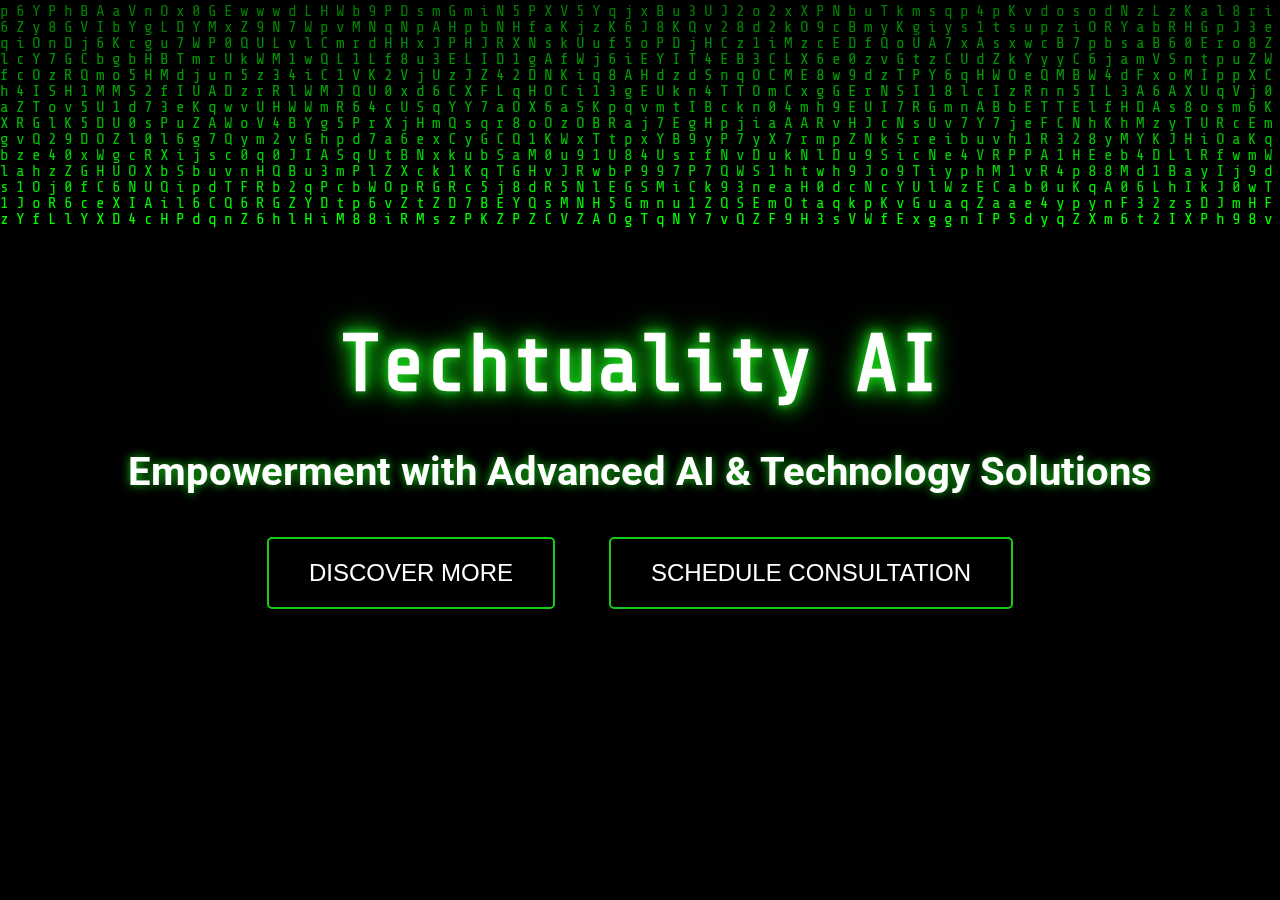
<file: index.html>
<!DOCTYPE html>
<html lang="en">
<head>
    <meta charset="UTF-8">
    <meta name="viewport" content="width=device-width, initial-scale=1.0">
    <meta name="description" content="Techtuality AI leverages cutting-edge artificial intelligence to provide intelligent solutions for businesses and individuals.">
    <meta property="og:title" content="Techtuality AI">
    <meta property="og:description" content="Techtuality AI leverages cutting-edge artificial intelligence to provide intelligent solutions for businesses and individuals. ">
    <meta property="og:image" content="https://www.techtuality.xyz/images/T.AI.png">    
    <meta property="og:url" content="https://techtuality.xyz">
    <meta property="og:type" content="website">
    <title>Techtuality AI</title>
    <link rel="icon" href="images/T.AI.png" type="image/png">
    <link href="https://fonts.googleapis.com/css2?family=Roboto:wght@400;700&family=Share+Tech+Mono&display=swap" rel="stylesheet">
    <style>
        body {
            margin: 0;
            font-family: 'Roboto', sans-serif;
            overflow: hidden;
        }

        .section {
            width: 100vw;
            height: 100vh;
            display: flex;
            justify-content: center;
            align-items: center;
            position: relative;
            color: white;
            background: black;
        }

        .matrix {
            position: absolute;
            width: 100%;
            height: 100%;
            overflow: hidden;
            z-index: 1;
        }

        #content {
            position: relative;
            z-index: 2;
            text-align: center;
            padding: 2px;
        }

        h1 {
            font-family: 'Share Tech Mono', monospace;
            font-size: 5rem;
            color: #ffffff;
            text-shadow: 0 0 10px #16cc16, 0 0 20px #16cc16, 0 0 30px #16cc16;
            margin-bottom: 10px;
        }

        h2 {
            font-size: 2.5rem;
            line-height: 1.5;
            color: #ffffff;
            text-shadow: 0 0 10px #16cc16;
            margin-bottom: 10px;
        }

        .btn {
            background-color: transparent; /* Transparent background */
            animation: glow 2s infinite alternate;
            padding: 20px 40px;
            color: #ffffff;
            border: 2px solid #16cc16; /* Bright green border */
            font-size: 1.5rem;
            cursor: pointer;
            margin: 25px;
            border-radius: 5px;
            text-transform: uppercase;
            transition: background-color 0.3s ease, color 0.3s ease;
            animation: glow 1.5s infinite alternate;
        }

        .btn:hover {
            background-color: #16cc16;
            animation: glow 2s infinite alternate;
            color: rgb(0, 0, 0); /* Black text on hover for contrast */
        }

        @keyframes glow {
            0% {
                box-shadow: 0 0 10px #16cc16, 0 0 20px #16cc16;
            }
            100% {
                box-shadow: 0 0 20px #16cc16, 0 0 40px #16cc16;
            }
        }

        canvas {
            position: absolute;
            top: 0;
            left: 0;
            width: 100%;
            height: 100%;
        }

        /* Mobile responsiveness adjustments */
@media (max-width: 768px) {
    h1 {
        font-size: 3.5rem !important;
    }

    h2 {
        font-size: 1.8rem !important;
    }

    .btn {
        font-size: 1.25rem !important;
        padding: 10px 25px !important;
        margin: 25px;
        width: 80%;
    }

    #content {
        padding: 5px;
    }
}

/* Small mobile screen adjustments (max-width: 480px) */
@media (max-width: 480px) {
    h1 {
        font-size: 2rem !important;
    }

    h2 {
        font-size: 1.2rem !important;
    }

    .btn {
        width: 80%;
        font-size: 1.1rem !important;
        padding: 10px 25px !important;
        margin: 10px;
    }

    #content {
        padding: 5px;
    }
}
</style>
    </style>
</head>
<body>
    <div class="section">
        <canvas id="matrix"></canvas>
        <div id="content">
            <h1>Techtuality AI</h1>
            <h2>Empowerment with Advanced AI & Technology Solutions</h2>
            <button class="btn" onclick="window.location.href='/discover/'">Discover More</button>
            <button class="btn" onclick="window.location.href='/consultation/'">Schedule Consultation</button>
        </div>
    </div>

    <script>
        const canvas = document.getElementById('matrix');
        const ctx = canvas.getContext('2d');

        canvas.width = window.innerWidth;
        canvas.height = window.innerHeight;

        const letters = "abcdefghijklmnopqrstuvwxyzABCDEFGHIJKLMNOPQRSTUVWXYZ0123456789";
        const fontSize = 16;
        const columns = canvas.width / fontSize;
        const drops = Array.from({ length: columns }).fill(1);

        function drawMatrix() {
            ctx.fillStyle = 'rgba(0, 0, 0, 0.05)';
            ctx.fillRect(0, 0, canvas.width, canvas.height);

            ctx.fillStyle = '#0f0';
            ctx.font = `${fontSize}px 'Share Tech Mono'`;

            drops.forEach((y, i) => {
                const text = letters.charAt(Math.floor(Math.random() * letters.length));
                ctx.fillText(text, i * fontSize, y * fontSize);

                if (y * fontSize > canvas.height && Math.random() > 0.975) {
                    drops[i] = 0;
                }

                drops[i]++;
            });
        }

        setInterval(drawMatrix, 50);

        window.addEventListener('resize', () => {
            canvas.width = window.innerWidth;
            canvas.height = window.innerHeight;
        });

    </script>
</body>
</html>
</file>
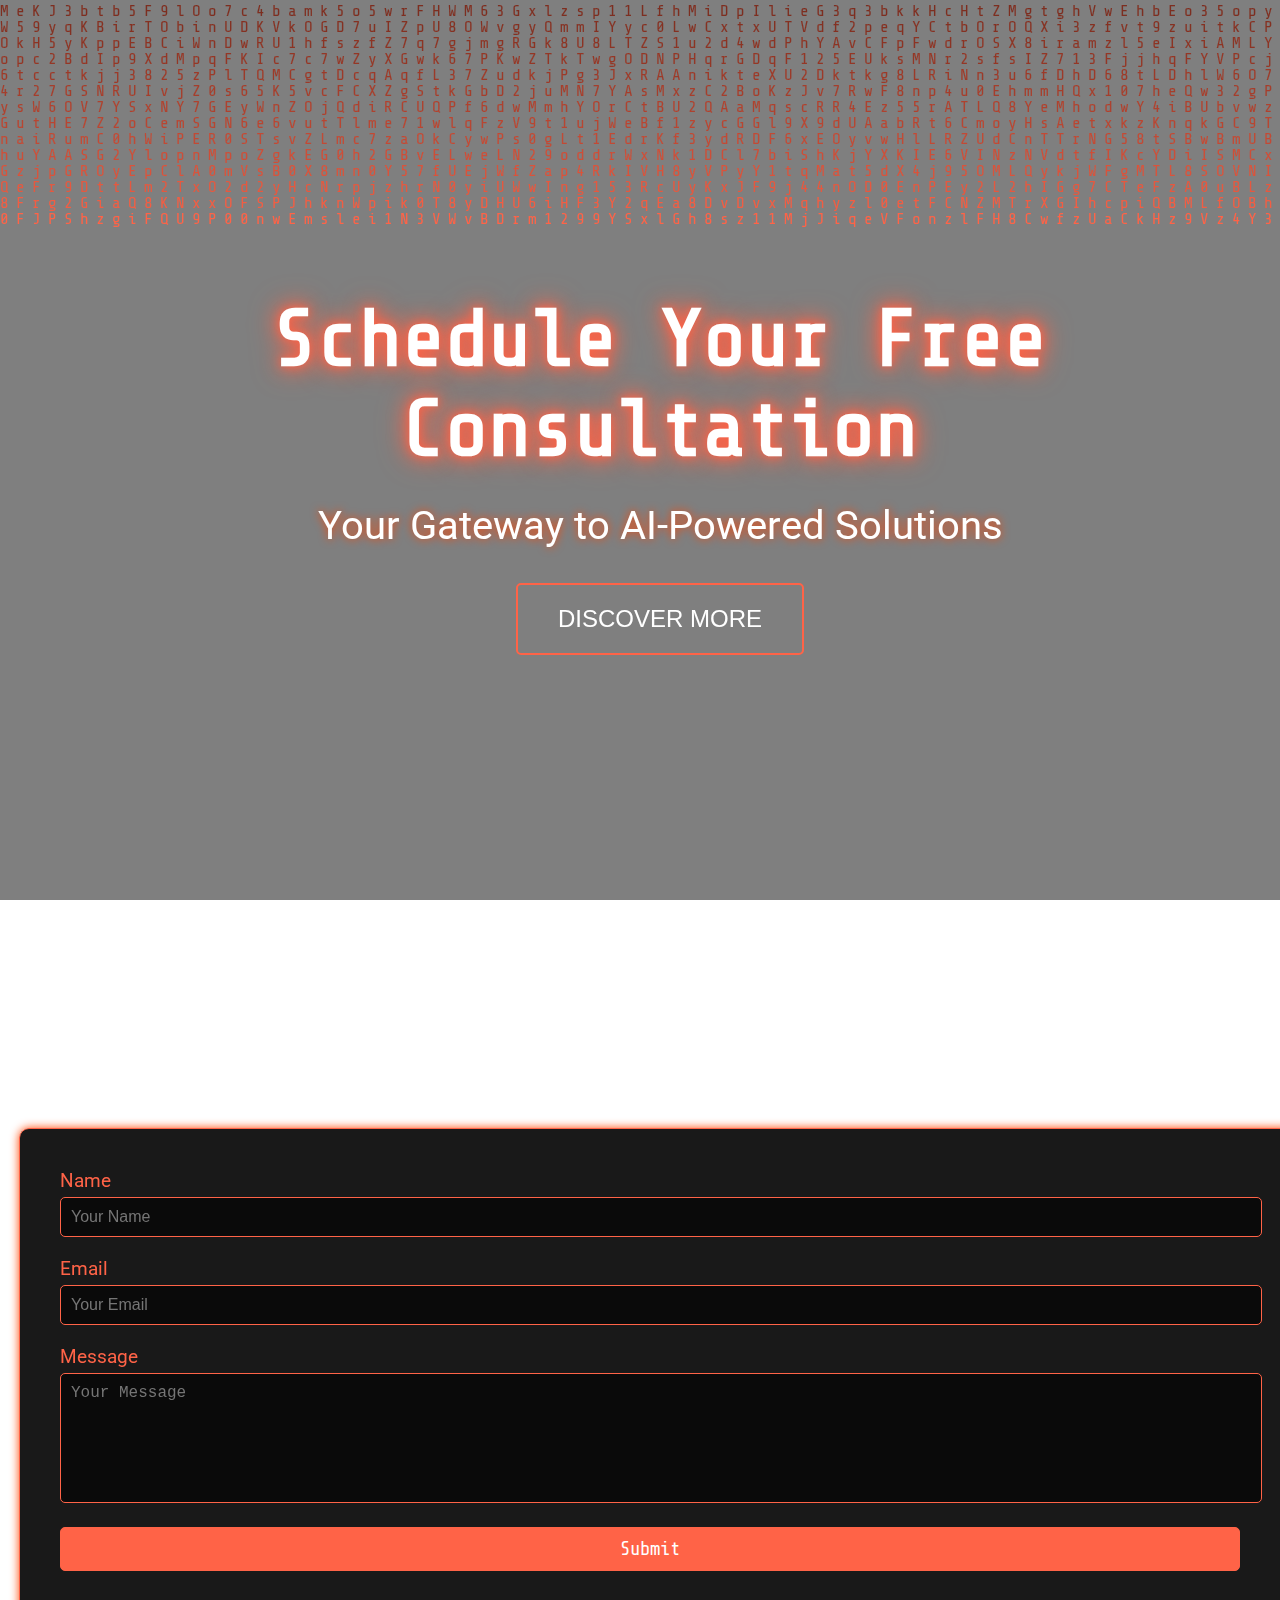
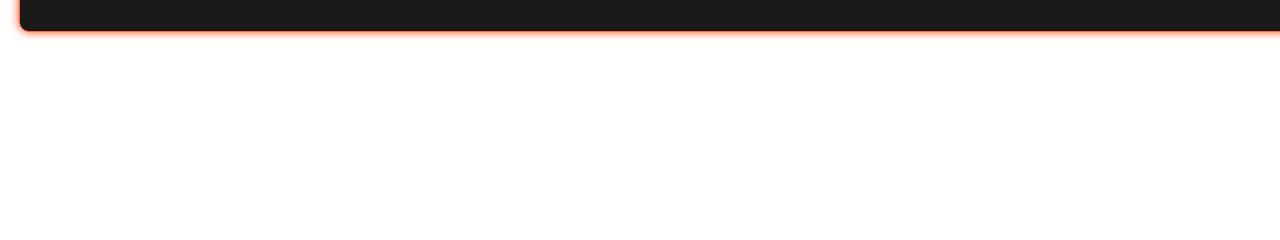
<file: consultation/index.html>
<!DOCTYPE html>
<html lang="en">
<head>
    <meta charset="UTF-8">
    <meta name="viewport" content="width=device-width, initial-scale=1.0">
    <title>Schedule Consultation - Techtuality AI</title>
    <link href="https://fonts.googleapis.com/css2?family=Roboto:wght@400;700&family=Share+Tech+Mono&display=swap" rel="stylesheet">
    <style>
        body {
            margin: 0;
            font-family: 'Roboto', sans-serif;
            overflow-x: hidden;
            color: white;
        }

        .section {
            width: 100vw;
            min-height: 100vh;
            display: flex;
            flex-direction: column;
            justify-content: center;
            align-items: center;
            position: relative;
            padding: 10px 20px;
        }

        #content {
            position: relative;
            z-index: 2;
            text-align: center;
        }

        h1 {
            font-family: 'Share Tech Mono', monospace;
            font-size: 5rem;
            text-shadow: 0 0 10px #ff6347, 0 0 20px #ff6347, 0 0 30px #ff6347;
            margin-bottom: 20px;
        }

        p {
            font-size: 2.5rem;
            line-height: 1.6;
            max-width: 1500px;
            margin: auto;
            text-shadow: 0 0 10px #ff4500;
        }

        canvas {
            position: fixed;
            top: 0;
            left: 0;
            width: 100%;
            height: 100%;
            z-index: 1;
        }

        form {
            background: rgba(0, 0, 0, 0.9);
            border: 1px solid #ff6347;
            border-radius: 10px;
            padding: 40px;
            width: 100%;
            max-width: 1200px;
            box-shadow: 0 0 10px #ff4500;
            position: relative;
            z-index: 2;
        }

        form label {
            font-size: 1.2rem;
            color: #ff6347;
            display: block;
            margin-bottom: 5px;
        }

        form input, form textarea, form button {
            width: calc(100% - 20px);
            font-size: 1rem;
            margin-bottom: 20px;
            padding: 10px;
            border: 1px solid #ff6347;
            border-radius: 5px;
            background: rgba(0, 0, 0, 0.6);
            color: white;
        }

        form textarea {
            resize: none;
        }

        form button {
            background: #ff6347;
            color: white;
            font-size: 1.2rem;
            font-family: 'Share Tech Mono', monospace;
            cursor: pointer;
            transition: background 0.3s;
        }

        form button:hover {
            background: #e05342;
        }

        .btn {
            background-color: transparent;
            padding: 20px 40px;
            color: #ffffff;
            border: 2px solid #ff6347;
            font-size: 1.5rem;
            cursor: pointer;
            margin: 25px;
            border-radius: 5px;
            text-transform: uppercase;
            transition: background-color 0.3s ease, color 0.3s ease;
            animation: glow 1.5s infinite alternate;
        }

        .btn:hover {
            background-color: #ff6347;
            color: rgb(0, 0, 0); 
            animation: glow 1.5s infinite alternate;
        }
        
        @keyframes glow {
            0% {
                box-shadow: 0 0 10px #ff6347, 0 0 20px #ff6347;
            }
            100% {
                box-shadow: 0 0 30px #ff6347, 0 0 50px #ff6347;
            }

        }

/* Mobile Responsiveness - Center Align Everything */
@media (max-width: 768px) {
    body, .section, #content, #form-section {
        display: flex;
        flex-direction: column; /* Stacks elements vertically */
        justify-content: center;
        align-items: center;
        height: auto;
        text-align: center;
        width: 100%;
    }

    h1 {
        font-size: 2.5rem; /* Slightly smaller font size */
        margin-bottom: 20px;
    }

    p {
        font-size: 2rem; /* Adjust text size */
        max-width: 90%; /* Adjust max width for readability */
    }

    .btn {
        font-size: 1.1rem;
        padding: 10px 20px;
        margin-top: 20px; /* Proper spacing between sections */
    }

    form {
        width: 100%; /* Full width for the form */
        max-width: 90%; /* Maximize usage of space on mobile */
        padding: 20px;
        margin-top: 20px; /* Added margin for spacing */
        border-radius: 8px; /* Slight roundness for form */
    }

    form label {
        font-size: 1.2rem; /* Better readable size */
    }

    form input,
    form textarea {
        font-size: 1rem;
        padding: 12px;
        margin-bottom: 15px; /* Adjusted margin for better spacing */
    }

    form button {
        font-size: 1.2rem;
        padding: 12px 20px;
    }
}

@media (max-width: 480px) {
    h1 {
        font-size: 2rem;
        margin-bottom: 15px;
    }

    p {
        font-size: 1.5rem;
    }

    .btn {
        font-size: 1rem;
        padding: 10px 20px;
    }

    form {
        width: 100%;
        padding: 15px;
    }
}

    </style>
</head>
<body>
    <canvas id="matrix"></canvas>

    <div class="section">
        <div id="content">
            <div class="box">
                <h1>Schedule Your Free Consultation</h1>
                <p>Your Gateway to AI-Powered Solutions</p>
            </div>
            <button class="btn" onclick="window.location.href='/discover/'">Discover More</button>
        </div>
    </div>

    <div class="section" id="form-section">
        <form id="consultation-form" action="https://formspree.io/f/xeoeqero" method="POST">
            <label for="name">Name</label>
            <input type="text" id="name" name="name" placeholder="Your Name" required>
            
            <label for="email">Email</label>
            <input type="email" id="email" name="email" placeholder="Your Email" required>
            
            <label for="message">Message</label>
            <textarea id="message" name="message" rows="6" placeholder="Your Message" required></textarea>
            
            <button type="submit">Submit</button>
        </form>
    </div>

    <script>
        const canvas = document.getElementById('matrix');
        const ctx = canvas.getContext('2d');

        canvas.width = window.innerWidth;
        canvas.height = window.innerHeight;

        const letters = "abcdefghijklmnopqrstuvwxyzABCDEFGHIJKLMNOPQRSTUVWXYZ0123456789";
        const fontSize = 16;
        const columns = canvas.width / fontSize;
        const drops = Array.from({ length: columns }).fill(1);

        function drawMatrix() {
            ctx.fillStyle = 'rgba(0, 0, 0, 0.05)';
            ctx.fillRect(0, 0, canvas.width, canvas.height);

            ctx.fillStyle = '#ff6347'; // Tomato Red
            ctx.font = `${fontSize}px 'Share Tech Mono'`;

            drops.forEach((y, i) => {
                const text = letters.charAt(Math.floor(Math.random() * letters.length));
                ctx.fillText(text, i * fontSize, y * fontSize);

                if (y * fontSize > canvas.height && Math.random() > 0.975) {
                    drops[i] = 0;
                }

                drops[i]++;
            });
        }

        setInterval(drawMatrix, 50);
    </script>
</body>
</html>
</file>
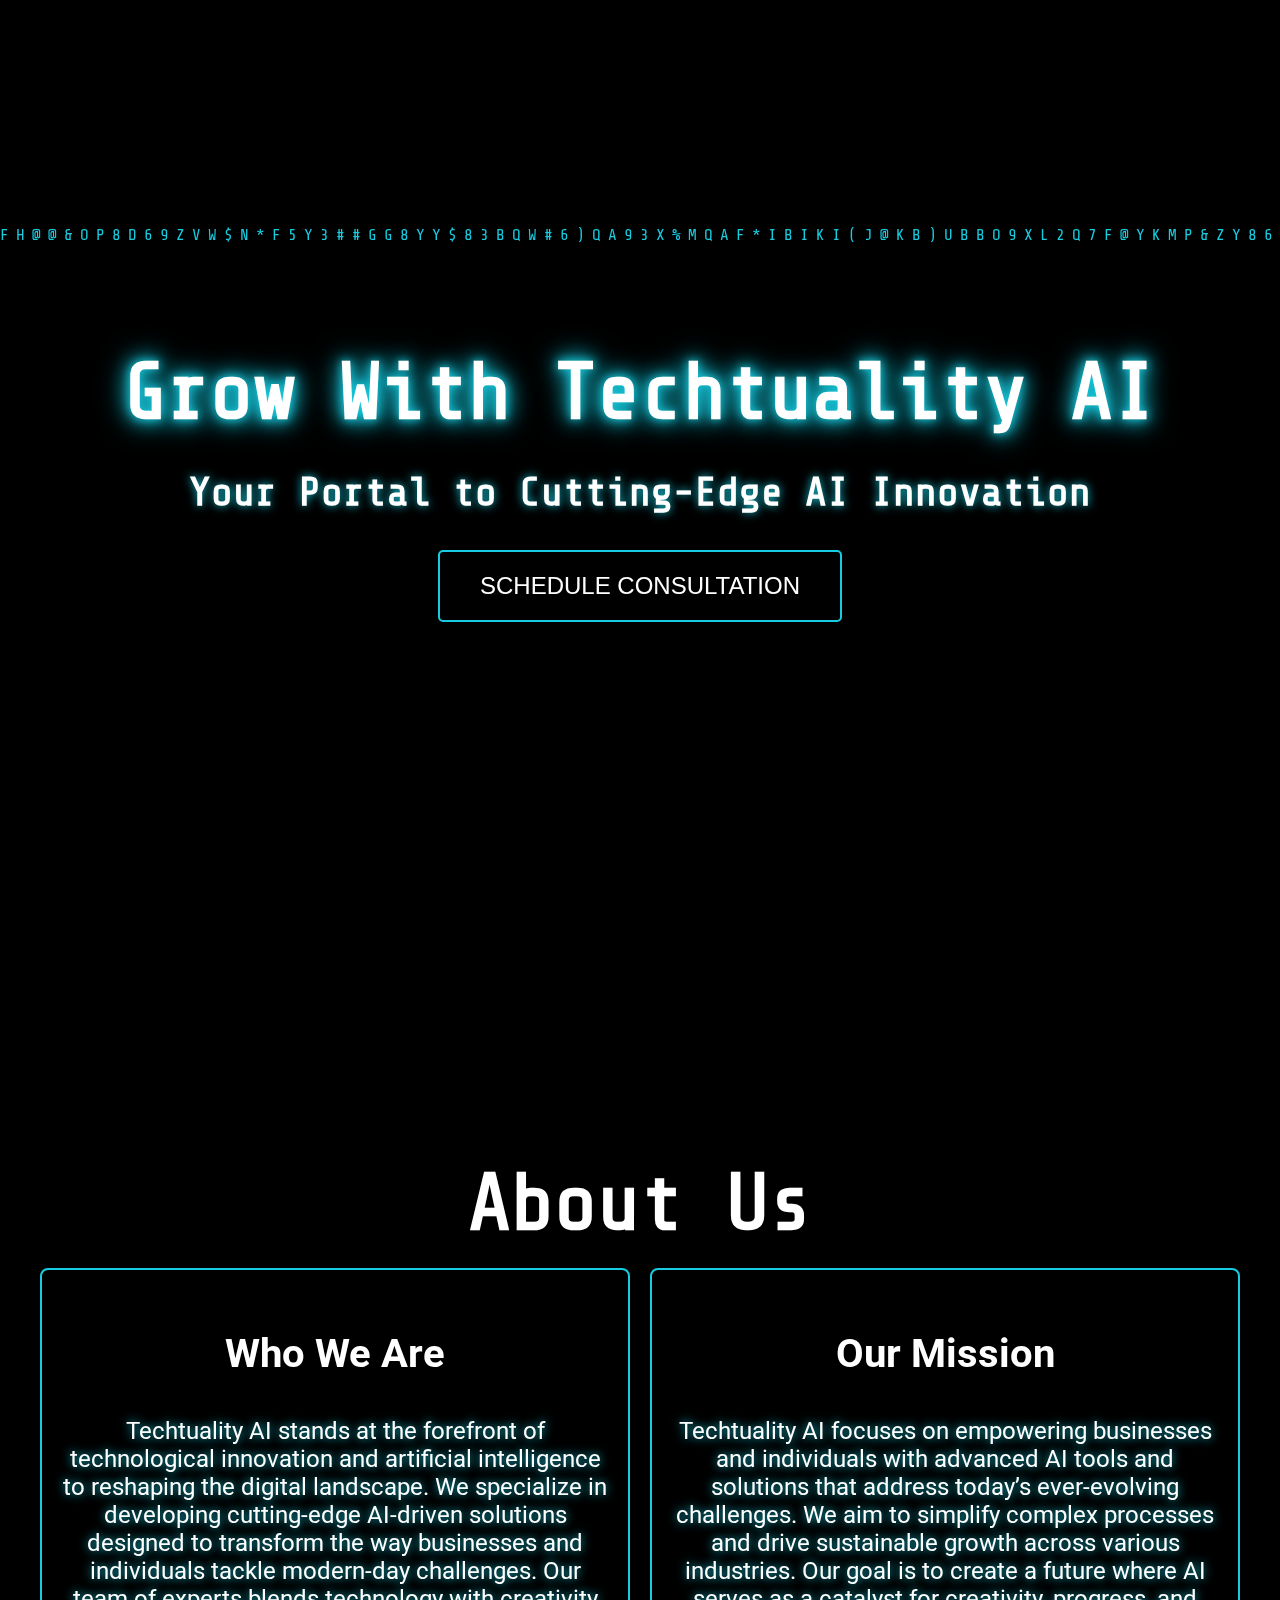
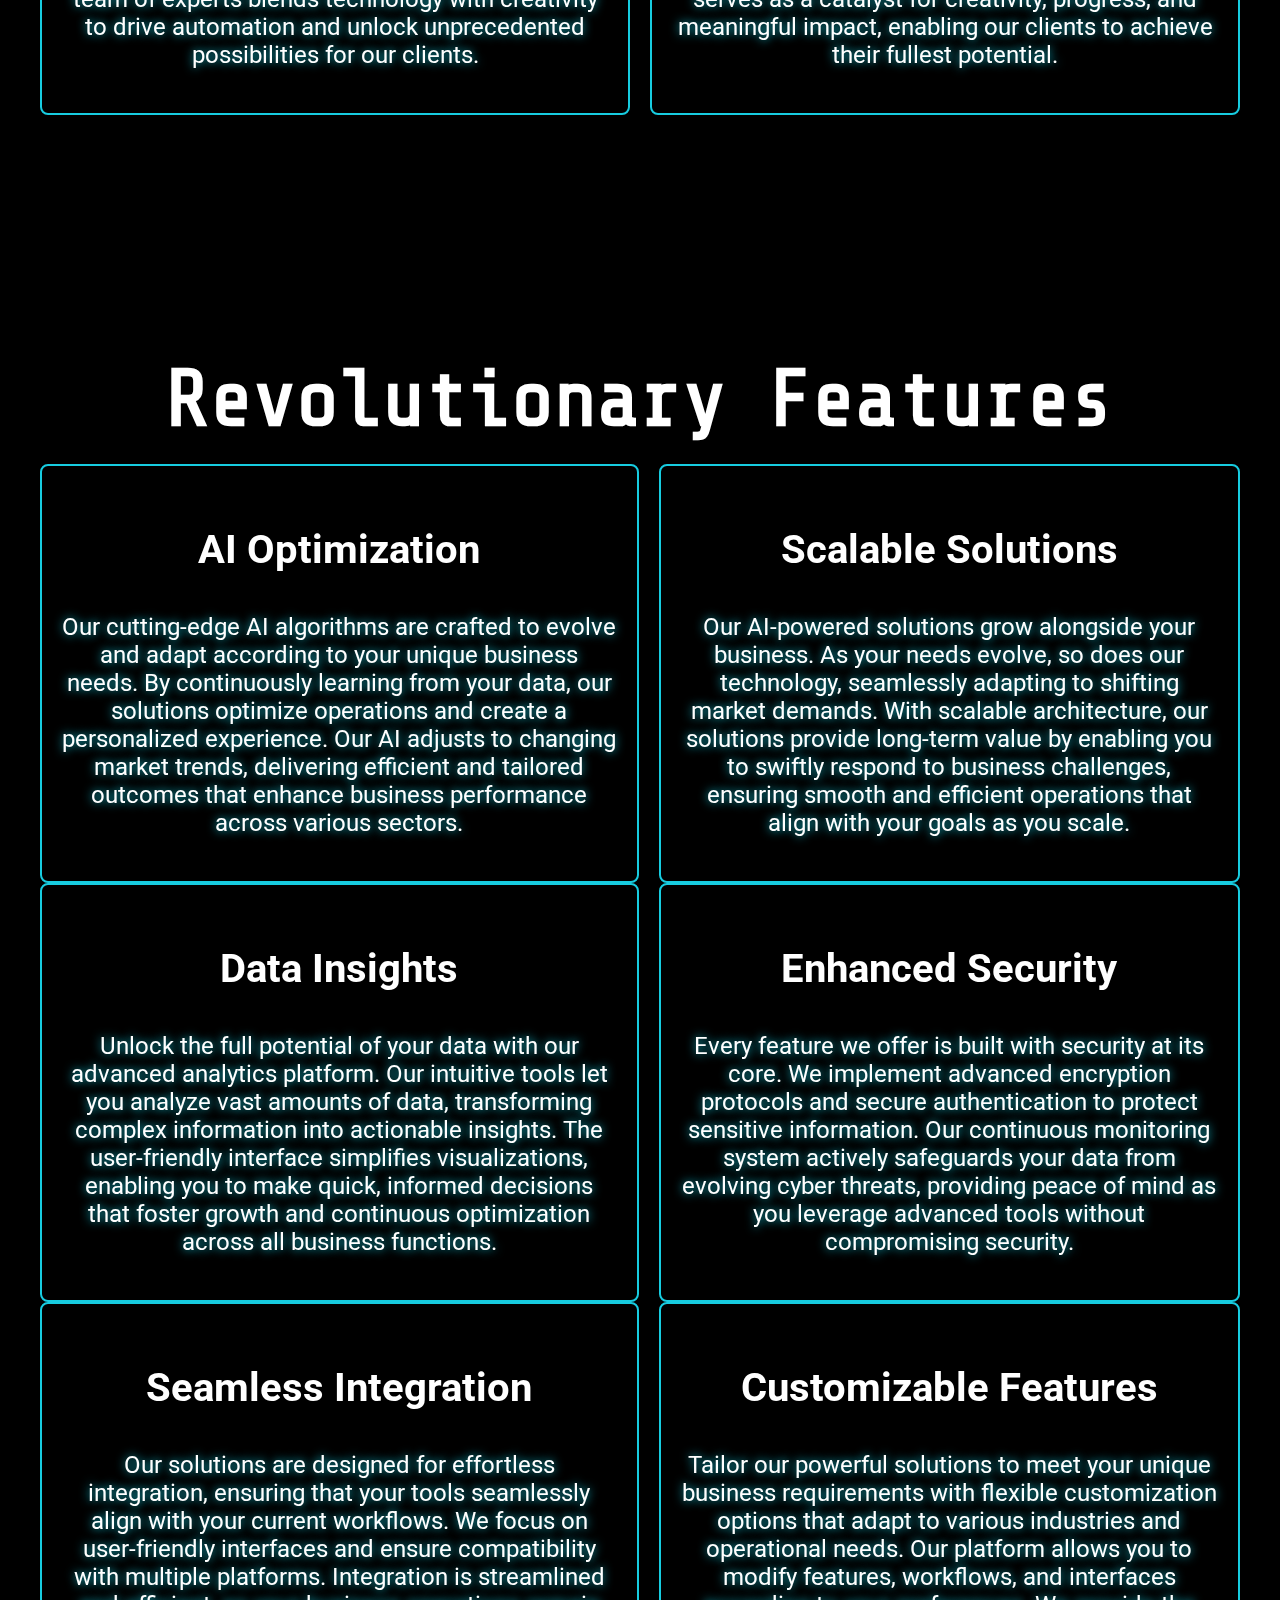
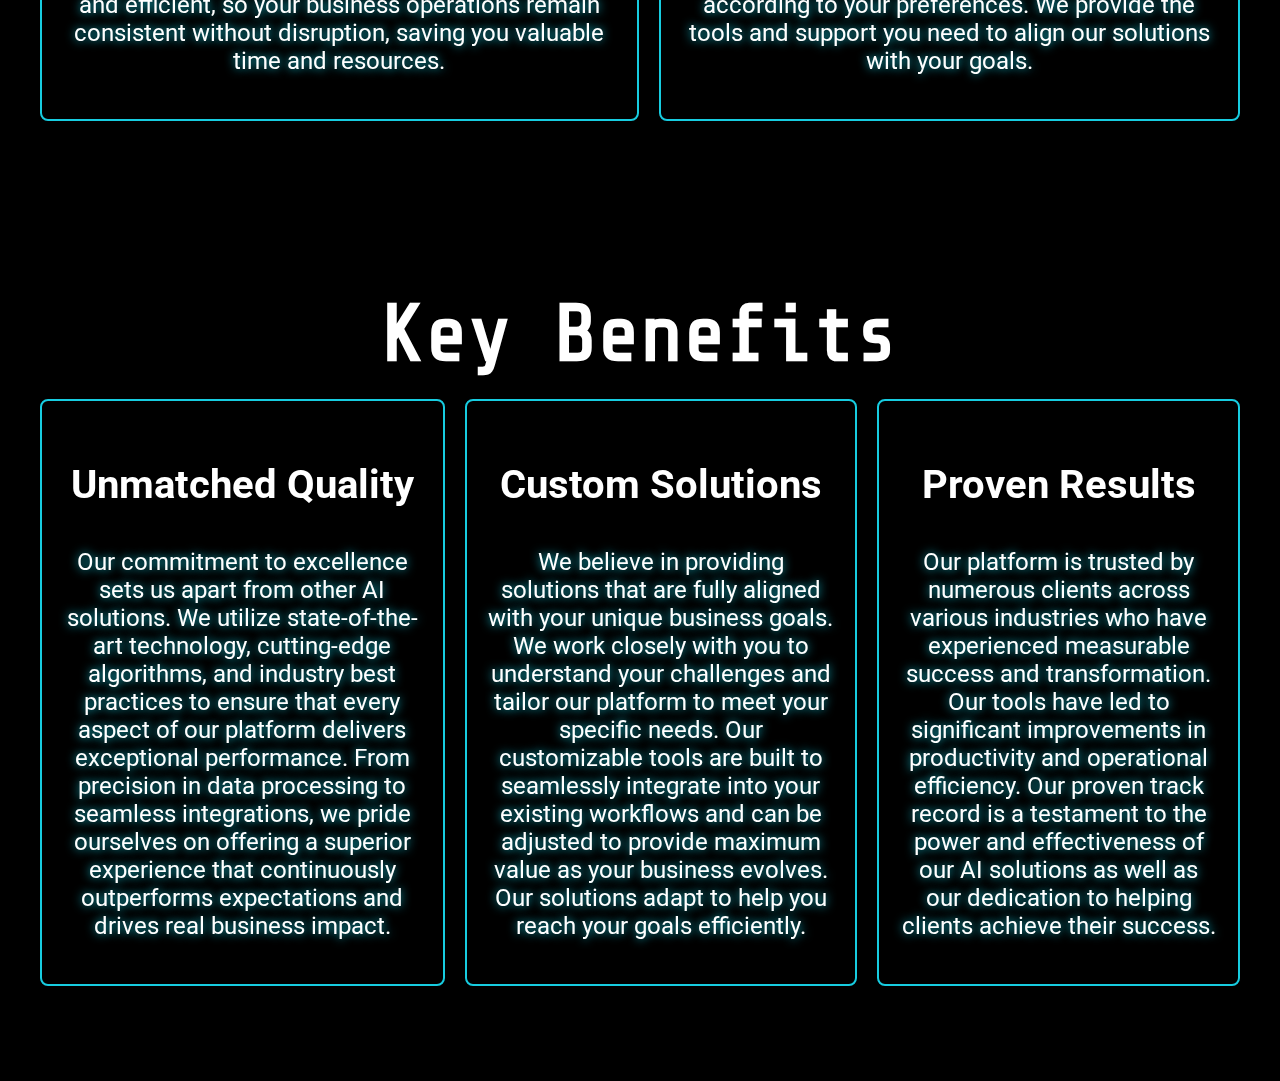
<file: discover/index.html>
<!DOCTYPE html>
<html lang="en">
<head>
    <meta charset="UTF-8">
    <meta name="viewport" content="width=device-width, initial-scale=1.0">
    <title>Techtuality AI</title>
    <link href="https://fonts.googleapis.com/css2?family=Roboto:wght@400;700&family=Share+Tech+Mono&display=swap" rel="stylesheet">
    <style>
        body {
            margin: 0;
            font-family: 'Roboto', sans-serif;
            color: white;
            background: black;
            overflow-x: hidden;
        }

        canvas {
            position: fixed;
            top: 0;
            left: 0;
            width: 100%;
            height: 100%;
            z-index: -1;
        }

        .section {
            min-height: 100vh;
            display: flex;
            flex-direction: column;
            justify-content: center;
            align-items: center;
            padding: 20px;
        }

        .section-content {
            position: relative;
            z-index: 2;
            text-align: center;
            width: 100%;
            max-width: 1200px;
        }

        h1, h2 {
            font-family: 'Share Tech Mono', monospace;
            animation: glow 2s infinite alternate;
        }

        h1 {
            font-size: 5rem;
            margin-bottom: 20px;
        }

        h2 {
            font-size: 2.5rem;
            margin-bottom: 10px;
        }

        h3 {
            font-size: 2.5rem;
        }

        p {
            font-size: 1.5rem;
            text-shadow: 0 0 10px #17cce0;
        }

        .content-boxes {
            display: flex;
            justify-content: center;
            gap: 20px;
            width: 100%;
        }

        .box {
            background: rgba(0, 0, 0, 0.8);
            border: 2px solid #17cce0;
            border-radius: 8px;
            padding: 20px;
            text-align: center;
            animation: glow 2s infinite alternate;
        }

        .box.wide {
            flex: 1;
            max-width: 48%;
        }

        .content-boxes.row {
            flex-wrap: nowrap;
        }

        .btn {
            background-color: transparent; /* Transparent background */
            animation: glow 2s infinite alternate;
            padding: 20px 40px;
            color: #ffffff;
            border: 2px solid #17cce0; /* Bright green border */
            font-size: 1.5rem;
            cursor: pointer;
            margin: 25px;
            border-radius: 5px;
            text-transform: uppercase;
            transition: background-color 0.3s ease, color 0.3s ease;
        }

        .btn:hover {
            background-color: #17cce0;
            animation: glow 2s infinite alternate;
            color: rgb(0, 0, 0); /* Black text on hover for contrast */
        }

        @keyframes glow {
            0% {
                box-shadow: 0 0 10px #17cce0, 0 0 20px #17cce0;
            }
            100% {
                box-shadow: 0 0 20px #17cce0, 0 0 40px #17cce0;
            }
        }

        #home h1, #home h2, #home .btn {
            animation: none;  /* Disable glowing animation */
            box-shadow: none; /* Remove box shadow */
        }

        #home h1 {
            text-shadow: 0 0 10px #17cce0, 0 0 20px #17cce0, 0 0 30px #17cce0;
        }

        #home h2 {
            text-shadow: 0 0 10px #17cce0;
        }

        #home .btn {
            transition: background-color 0.3s ease, color 0.3s ease;
            animation: glow 1.5s infinite alternate;
        }

        #home .btn:hover {
            background-color: #17cce0;
            color: rgb(0, 0, 0); 
            animation: glow 1.5s infinite alternate;
        }

        /* Mobile responsiveness adjustments */
@media (max-width: 768px) {
    body {
        font-size: 14px !important; /* Adjust font size for mobile */
    }

    #home h1 {
    margin-bottom: 20px !important; /* Reduce gap between the title and subtitle */
}

    .section {
        padding: 15px !important; /* Reduce padding on mobile devices */
    }

    .section-content h1 {
        font-size: 3.5rem !important; /* Make title smaller for mobile */
    }

    .section-content h2 {
        font-size: 2rem !important; /* Adjust subtitle size */
    }

    .content-boxes {
        display: flex !important;
        flex-direction: column !important; /* Stack the rows vertically */
        align-items: center !important; /* Center the rows horizontally */
        gap: 15px !important; /* Add a gap between the rows */
    }

    .row {
        display: flex !important;
        flex-direction: column !important; /* Stack boxes within a row vertically */
        align-items: center !important; /* Center the boxes */
        gap: 15px !important; /* Add a gap between the boxes */
        width: 100% !important; /* Ensure rows take full width */
    }

    .box {
        width: 85% !important; /* Ensure the boxes take up more space on mobile */
        max-width: 90% !important; /* Restrict max width for smaller screens */
        padding: 15px !important; /* Add padding for better spacing inside the boxes */
        text-align: center !important; /* Center text inside each box */
        box-sizing: border-box !important; /* Ensure padding doesn't affect width */
    }

    /* Revolution features adjustments */
    #features .section-content {
        text-align: center !important; /* Center text alignment */
    }
}

/* Further tweaks for small mobile screens (less than 480px) */
@media (max-width: 480px) {
    /* Align h1 and h2 title sizes with second page */
    .section-content h1 {
        font-size: 2rem !important;  /* Match font size with second page */
        margin-bottom: 15px !important; /* Align margin with second page */
    }

    .section-content h2 {
        font-size: 1.5rem !important;  /* Adjust size for smaller screen */
        margin-top: 0 !important;  /* Align margins to reduce space */
    }

    /* Ensure the Schedule Consultation button is centered */
    #home .section-content {
        display: flex !important;
        flex-direction: column !important;
        align-items: center !important;
        justify-content: center !important;
        text-align: center !important;
        padding: 0 15px !important;  /* Padding adjustments to fit similar style */
    }

    /* Update button style to match the second page */
    #home .btn {
        font-size: 1rem !important; /* Ensure button text size matches second page */
        padding: 10px 20px !important; /* Adjust padding */
        margin-top: 20px !important;
    }

    /* Box layout adjustments */
    .row {
        flex-direction: column !important;
    }

    .box {
        width: 100% !important; /* Full width on smaller screens */
        max-width: 480px !important; /* Max width adjusted for consistency */
        margin: 5px 0 !important;  /* Adjust spacing between boxes */
        padding: 10px !important;  /* Consistent padding for small screens */
    }
}

    </style>
</head>
<body>
    <canvas id="matrix"></canvas>

    <!-- Home Section -->
    <div class="section" id="home">
        <div class="section-content">
            <h1>Grow With Techtuality AI</h1>
            <h2>Your Portal to Cutting-Edge AI Innovation</h2>
            <button class="btn" onclick="window.location.href='/consultation/'">Schedule Consultation</button>
        </div>
    </div>

    <!-- About Us Section -->
    <div class="section" id="about-us">
        <div class="section-content">
            <h1>About Us</h1>
            <div class="content-boxes">
                <div class="box wide">
                    <h3>Who We Are</h3>
                    <p>Techtuality AI stands at the forefront of technological innovation and artificial intelligence to reshaping the digital landscape. We specialize in developing cutting-edge AI-driven solutions designed to transform the way businesses and individuals tackle modern-day challenges. Our team of experts blends technology with creativity to drive automation and unlock unprecedented possibilities for our clients.</p>
                </div>
                <div class="box wide">
                    <h3>Our Mission</h3>
                    <p>Techtuality AI focuses on empowering businesses and individuals with advanced AI tools and solutions that address today’s ever-evolving challenges. We aim to simplify complex processes and drive sustainable growth across various industries. Our goal is to create a future where AI serves as a catalyst for creativity, progress, and meaningful impact, enabling our clients to achieve their fullest potential.</p>
                </div>
            </div>
        </div>
    </div>

    <div class="section" id="features">
        <div class="section-content">
            <h1>Revolutionary Features</h1>
            <div class="content-boxes">
                <!-- First row -->
                <div class="row">
                    <div class="box">
                        <h3>AI Optimization</h3>
                        <p>Our cutting-edge AI algorithms are crafted to evolve and adapt according to your unique business needs. By continuously learning from your data, our solutions optimize operations and create a personalized experience. Our AI adjusts to changing market trends, delivering efficient and tailored outcomes that enhance business performance across various sectors.</p>
                    </div>
                    <div class="box">
                        <h3>Data Insights</h3>
                        <p>Unlock the full potential of your data with our advanced analytics platform. Our intuitive tools let you analyze vast amounts of data, transforming complex information into actionable insights. The user-friendly interface simplifies visualizations, enabling you to make quick, informed decisions that foster growth and continuous optimization across all business functions.
                        </p>
                    </div>
                    <div class="box">
                        <h3>Seamless Integration</h3>
                        <p>Our solutions are designed for effortless integration, ensuring that your tools seamlessly align with your current workflows. We focus on user-friendly interfaces and ensure compatibility with multiple platforms. Integration is streamlined and efficient, so your business operations remain consistent without disruption, saving you valuable time and resources.</p>
                    </div>
                </div>
                <!-- Second row -->
                <div class="row">
                    <div class="box">
                        <h3>Scalable Solutions</h3>
                        <p>Our AI-powered solutions grow alongside your business. As your needs evolve, so does our technology, seamlessly adapting to shifting market demands. With scalable architecture, our solutions provide long-term value by enabling you to swiftly respond to business challenges, ensuring smooth and efficient operations that align with your goals as you scale.</p>
                    </div>
                    <div class="box">
                        <h3>Enhanced Security</h3>
                        <p>Every feature we offer is built with security at its core. We implement advanced encryption protocols and secure authentication to protect sensitive information. Our continuous monitoring system actively safeguards your data from evolving cyber threats, providing peace of mind as you leverage advanced tools without compromising security.</p>
                    </div>
                    <div class="box">
                        <h3>Customizable Features</h3> 
                        <p>Tailor our powerful solutions to meet your unique business requirements with flexible customization options that adapt to various industries and operational needs. Our platform allows you to modify features, workflows, and interfaces according to your preferences. We provide the tools and support you need to align our solutions with your goals.</p>
                    </div>
                </div>
            </div>
        </div>
    </div>

    <!-- Why Choose Us Section -->
    <div class="section" id="why-choose-us">
        <div class="section-content">
            <h1>Key Benefits</h1>
            <div class="content-boxes row">
                <div class="box">
                    <h3>Unmatched Quality</h3>
                    <p>Our commitment to excellence sets us apart from other AI solutions. We utilize state-of-the-art technology, cutting-edge algorithms, and industry best practices to ensure that every aspect of our platform delivers exceptional performance. From precision in data processing to seamless integrations, we pride ourselves on offering a superior experience that continuously outperforms expectations and drives real business impact.</p>
                </div>
                <div class="box">
                    <h3>Custom Solutions</h3>
                    <p>We believe in providing solutions that are fully aligned with your unique business goals. We work closely with you to understand your challenges and tailor our platform to meet your specific needs. Our customizable tools are built to seamlessly integrate into your existing workflows and can be adjusted to provide maximum value as your business evolves. Our solutions adapt to help you reach your goals efficiently.</p>
                </div>
                <div class="box">
                    <h3>Proven Results</h3>
                    <p>Our platform is trusted by numerous clients across various industries who have experienced measurable success and transformation. Our tools have led to significant improvements in productivity and operational efficiency. Our proven track record is a testament to the power and effectiveness of our AI solutions as well as our dedication to helping clients achieve their success.</p>
                </div>
            </div>
        </div>
    </div>

    <script>
        const canvas = document.getElementById('matrix');
        const ctx = canvas.getContext('2d');
        canvas.width = window.innerWidth;
        canvas.height = window.innerHeight;

        const letters = "ABCDEFGHIJKLMNOPQRSTUVWXYZ123456789@#$%^&*()";
        const fontSize = 16;
        const columns = Math.floor(canvas.width / fontSize);
        const drops = new Array(columns).fill(1);

        function drawMatrix() {
            ctx.fillStyle = 'rgba(0, 0, 0, 0.05)';
            ctx.fillRect(0, 0, canvas.width, canvas.height);

            ctx.fillStyle = '#17cce0';
            ctx.font = `${fontSize}px 'Share Tech Mono'`;

            drops.forEach((y, i) => {
                const text = letters.charAt(Math.floor(Math.random() * letters.length));
                ctx.fillText(text, i * fontSize, y * fontSize);

                if (y * fontSize > canvas.height && Math.random() > 0.975) {
                    drops[i] = 0;
                }
                drops[i]++;
            });
        }

        setInterval(drawMatrix, 50);
        window.addEventListener('resize', () => {
            canvas.width = window.innerWidth;
            canvas.height = window.innerHeight;
        });
    </script>

<script>
    // JavaScript to change the text on mobile devices
    document.addEventListener("DOMContentLoaded", function() {
        // Check if the screen width is below 768px (mobile size)
        if (window.innerWidth <= 768) {
            // Change the title "Grow With Techtuality AI" to "Grow With Us"
            const title = document.querySelector('h1');
            if (title && title.innerText.trim() === 'Grow With Techtuality AI') {
                title.innerText = 'Grow With Us';
            }

            // Change "Revolutionary Features" to "Features"
            const revolutionTitle = document.querySelector('h1');
            const revolutionText = document.querySelectorAll('h1');
            revolutionText.forEach(h1 => {
                if (h1.innerText.trim() === 'Revolutionary Features') {
                    h1.innerText = 'Features';
                }
            });

            // Change "Key Benefits" to "Benefits"
            const benefitTitle = document.querySelectorAll('h1');
            benefitTitle.forEach(h1 => {
                if (h1.innerText.trim() === 'Key Benefits') {
                    h1.innerText = 'Benefits';
                }
            });
        }
    });
</script>

</body>
</html>
</file>
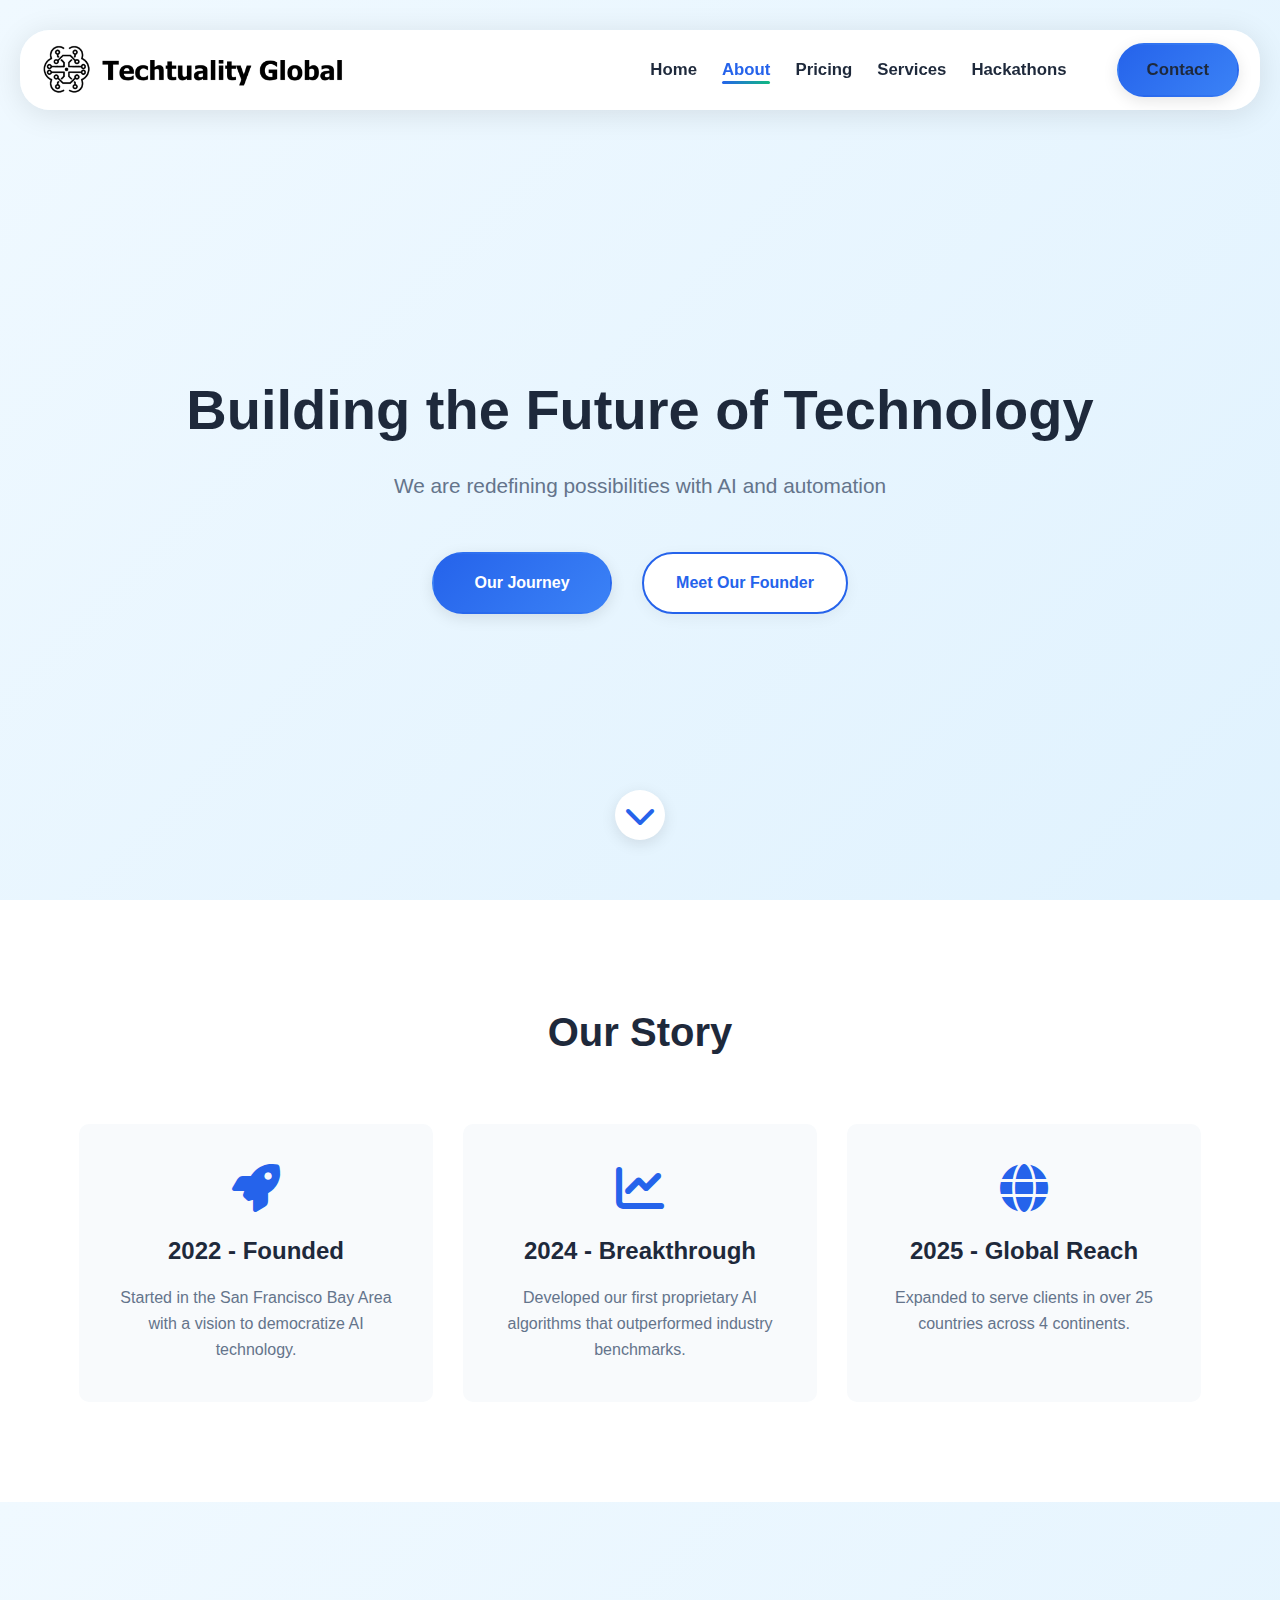
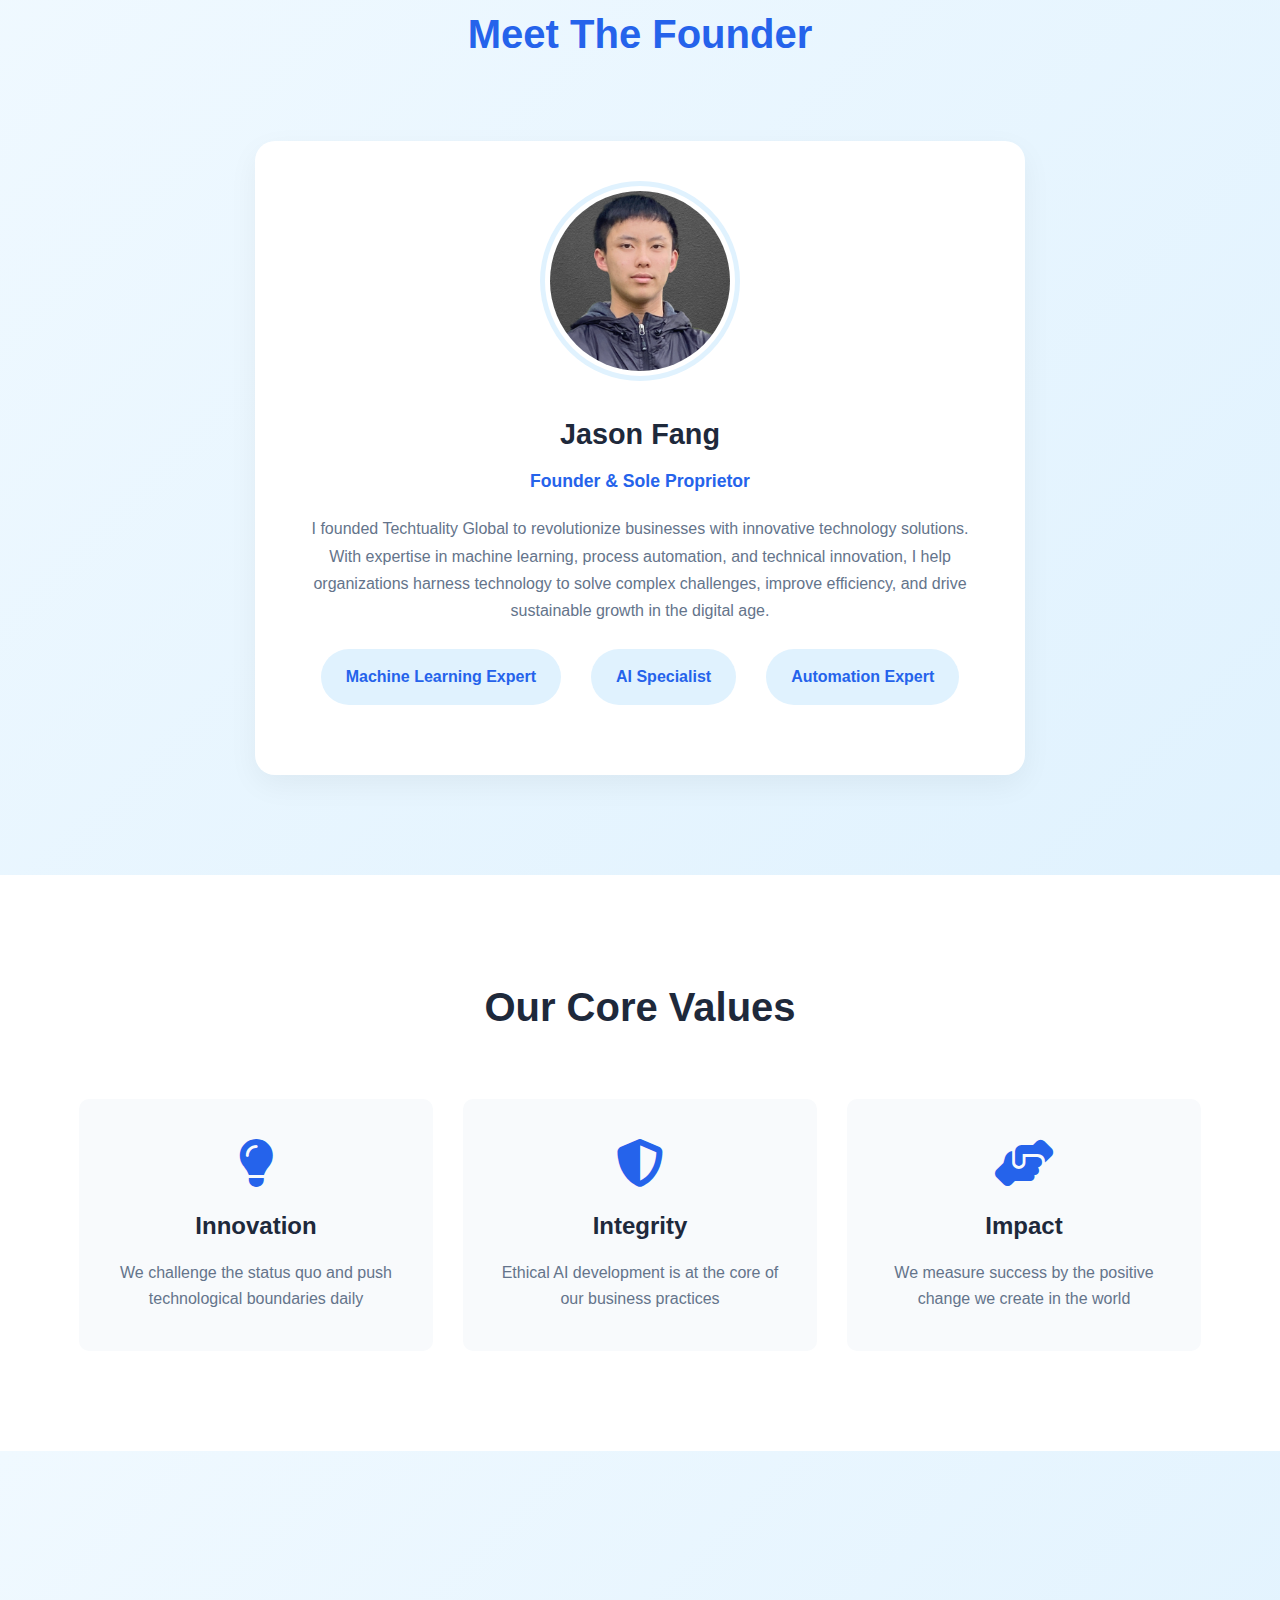
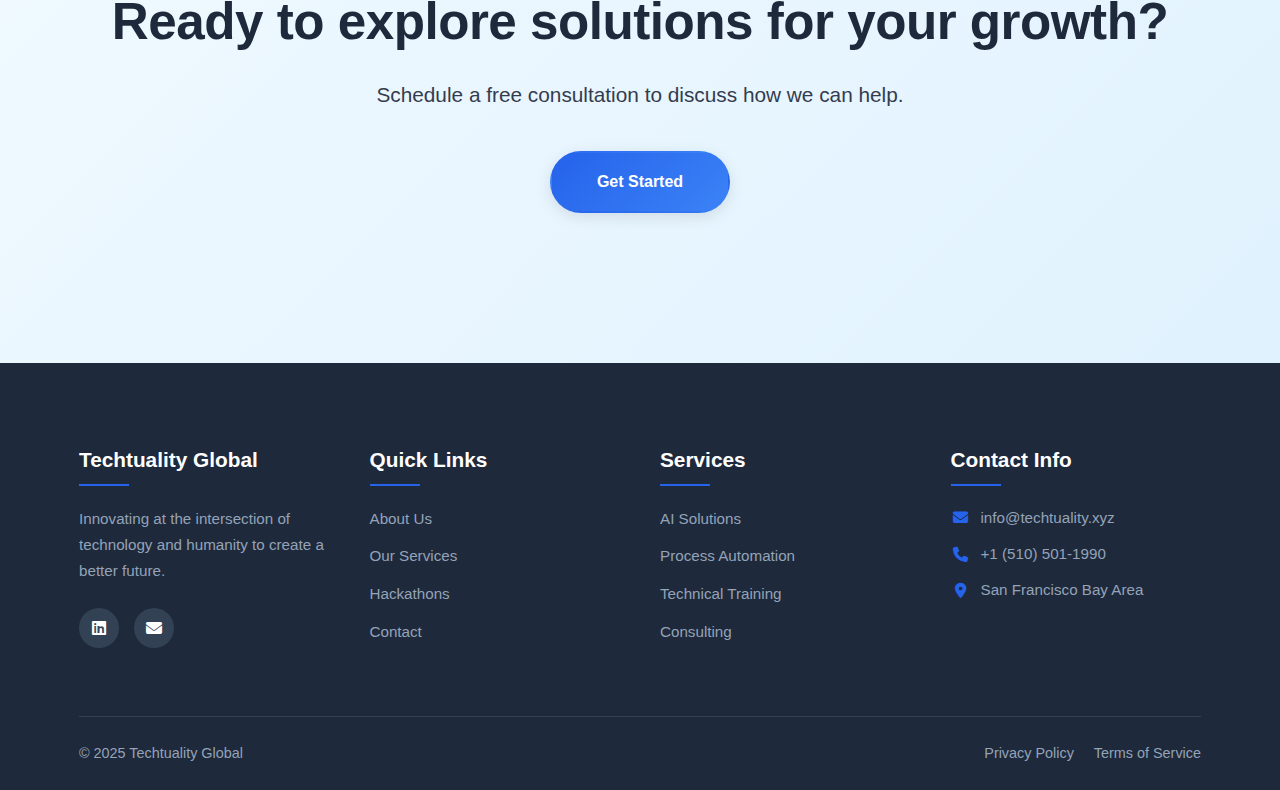
<file: about.html>
<!DOCTYPE html>
<html lang="en">
<head>
    <meta charset="UTF-8">
    <meta name="viewport" content="width=device-width, initial-scale=1.0">
    <meta name="description" content="Techtuality Global is at the forefront of innovation with AI and automation while transforming businesses and industries across the world.">
    <meta property="og:title" content="Techtuality Global - Building the Future of Technology">
    <meta property="og:description" content="Techtuality Global is at the forefront of innovation with AI and automation while transforming businesses and industries across the world.">
    <meta property="og:image" content="https://www.techtuality.xyz/images/TechtualityGlobal.png">
    <meta property="og:url" content="https://www.techtuality.xyz">
    <meta property="og:type" content="website">
    <meta name="twitter:card" content="summary_large_image">
    <meta name="twitter:title" content="Techtuality Global - Building the Future of Technology">
    <meta name="twitter:description" content="Techtuality Global is at the forefront of innovation with AI and automation while transforming businesses and industries across the world.">
    <meta name="twitter:image" content="https://www.techtuality.xyz/images/TechtualityGlobal.png">
    <meta name="twitter:creator" content="@TechtualityGlobal">
    <title>Techtuality Global - Building the Future of Technology</title>
    <link rel="icon" href="images/TechtualityGlobal.png" type="image/png">
    <link rel="stylesheet" href="styles.css">
    <link rel="stylesheet" href="https://cdnjs.cloudflare.com/ajax/libs/font-awesome/6.4.0/css/all.min.css">
    <link href="https://fonts.googleapis.xyz/css2?family=Roboto:wght@400;500;700&display=swap" rel="stylesheet">
</head>
<body>
    <!-- Header Section -->
    <header class="header">
        <div class="container">
            <div class="logo">
                <a href="index.html">
                    <img src="images/Header.png" alt="Techtuality Global Logo">
                </a>
            </div>
            <nav class="navbar">
                <ul>
                    <li><a href="index.html">Home</a></li>
                    <li><a href="about.html" class="active">About</a></li>
                    <li><a href="pricing.html">Pricing</a></li>
                    <li><a href="services.html">Services</a></li>
                    <li><a href="hackathons.html">Hackathons</a></li>
                    <li class="header-contact"><a href="https://calendly.com/techtuality-info/30min" class="btn btn-contact" target="_blank">Contact</a></li>
                </ul>
            </nav>
            <button class="mobile-menu">
                <span></span>
                <span></span>
                <span></span>
            </button>
        </div>
    </header>

    <!-- Hero Section (Same as Homepage) -->
    <section class="hero">
        <div class="container">
            <div class="hero-content">
                <h1>Building the Future of Technology</h1>
                <p>We are redefining possibilities with AI and automation</p>
                <div class="hero-buttons">
                    <a href="#our-story" class="btn btn-primary">Our Journey</a>
                    <a href="#our-founder" class="btn btn-secondary">Meet Our Founder</a>
                </div>
            </div>
        </div>
        <div class="scroll-down" onclick="document.querySelector('#our-story').scrollIntoView({ behavior: 'smooth' })">
            <i class="fas fa-chevron-down"></i>
        </div>
    </section>

    <!-- Our Story Section -->
    <section id="our-story" class="about-teaser">
        <div class="container">
            <div class="section-header">
                <h2>Our Story</h2>
            </div>
            <div class="about-grid">
                <div class="about-card">
                    <i class="fas fa-rocket"></i>
                    <h3>2022 - Founded</h3>
                    <p>Started in the San Francisco Bay Area with a vision to democratize AI technology.</p>
                </div>
                <div class="about-card">
                    <i class="fas fa-chart-line"></i>
                    <h3>2024 - Breakthrough</h3>
                    <p>Developed our first proprietary AI algorithms that outperformed industry benchmarks.</p>
                </div>
                <div class="about-card">
                    <i class="fas fa-globe"></i>
                    <h3>2025 - Global Reach</h3>
                    <p>Expanded to serve clients in over 25 countries across 4 continents.</p>
                </div>
            </div>
        </div>
    </section>

    <!-- Founder Section (Sole Proprietor) -->
    <section id="our-founder" class="founder-section">
        <div class="container">
            <div class="section-header">
                <h2>Meet The Founder</h2>
            </div>
            <div class="founder-card">
                <div class="founder-photo-container">
                    <img src="images/FangHeadshot.png" alt="Founder">
                </div>
                <h3>Jason Fang</h3>
                <p class="position">Founder & Sole Proprietor</p>
                <p class="bio">
                    I founded Techtuality Global to revolutionize businesses with innovative technology solutions. With expertise in machine learning, process automation, and technical innovation, I help organizations harness technology to solve complex challenges, improve efficiency, and drive sustainable growth in the digital age.
                </p>
                <div class="founder-credentials">
                    <div class="credential">
                        <p>Machine Learning Expert</p>
                    </div>
                    <div class="credential">
                        <p>AI Specialist</p>
                    </div>
                    <div class="credential">
                        <p>Automation Expert</p>
                    </div>
                </div>
            </div>
        </div>
    </section>

    <!-- Values Section -->
    <section class="about-teaser">
        <div class="container">
            <div class="section-header">
                <h2>Our Core Values</h2>
            </div>
            <div class="about-grid">
                <div class="about-card">
                    <i class="fas fa-lightbulb"></i>
                    <h3>Innovation</h3>
                    <p>We challenge the status quo and push technological boundaries daily</p>
                </div>
                <div class="about-card">
                    <i class="fas fa-shield-alt"></i>
                    <h3>Integrity</h3>
                    <p>Ethical AI development is at the core of our business practices</p>
                </div>
                <div class="about-card">
                    <i class="fas fa-hands-helping"></i>
                    <h3>Impact</h3>
                    <p>We measure success by the positive change we create in the world</p>
                </div>
            </div>
        </div>
    </section>

    <!-- CTA Section (Same as Homepage) -->
    <section class="cta">
        <div class="container">
            <h2>Ready to explore solutions for your growth?</h2>
            <p>Schedule a free consultation to discuss how we can help.</p>
            <a href="https://calendly.com/techtuality-info/30min" class="btn btn-primary" target="_blank">Get Started</a>
        </div>
    </section>

    <!-- Footer Section (Same as Homepage) -->
    <footer class="footer">
        <div class="container">
            <div class="footer-grid">
                <div class="footer-col">
                    <h3 class="footer-company-name">Techtuality Global</h3>
                    <p>Innovating at the intersection of technology and humanity to create a better future.</p>
                    <div class="social-links">
                        <a href="https://www.linkedin.com/company/techtuality-systems/?viewAsMember=true" target="_blank"><i class="fab fa-linkedin"></i></a>
                        <a href="mailto:info@techtuality.xyz"><i class="fas fa-envelope"></i></a>
                    </div>
                </div>
                <div class="footer-col">
                    <h3>Quick Links</h3>
                    <ul>
                        <li><a href="about.html">About Us</a></li>
                        <li><a href="services.html">Our Services</a></li>
                        <li><a href="hackathons.html">Hackathons</a></li>
                        <li><a href="https://calendly.com/techtuality-info/30min" target="_blank">Contact</a></li>
                    </ul>
                </div>
                <div class="footer-col">
                    <h3>Services</h3>
                    <ul>
                        <li><a href="services.html">AI Solutions</a></li>
                        <li><a href="services.html">Process Automation</a></li>
                        <li><a href="services.html">Technical Training</a></li>
                        <li><a href="services.html">Consulting</a></li>
                    </ul>
                </div>
                <div class="footer-col">
                    <h3>Contact Info</h3>
                    <ul class="contact-info">
                        <li><i class="fas fa-envelope"></i> info@techtuality.xyz</li>
                        <li><i class="fas fa-phone"></i> +1 (510) 501-1990</li>
                        <li><i class="fas fa-map-marker-alt"></i> San Francisco Bay Area</li>
                    </ul>
                </div>
            </div>
            <div class="footer-bottom">
                <p>&copy; 2025 Techtuality Global</p>
                <div class="footer-links">
                    <a href="privacy.html">Privacy Policy</a>
                    <a href="terms.html">Terms of Service</a>
                </div>
            </div>
        </div>
    </footer>

    <script src="scripts.js"></script>
</body>
</html>
</file>
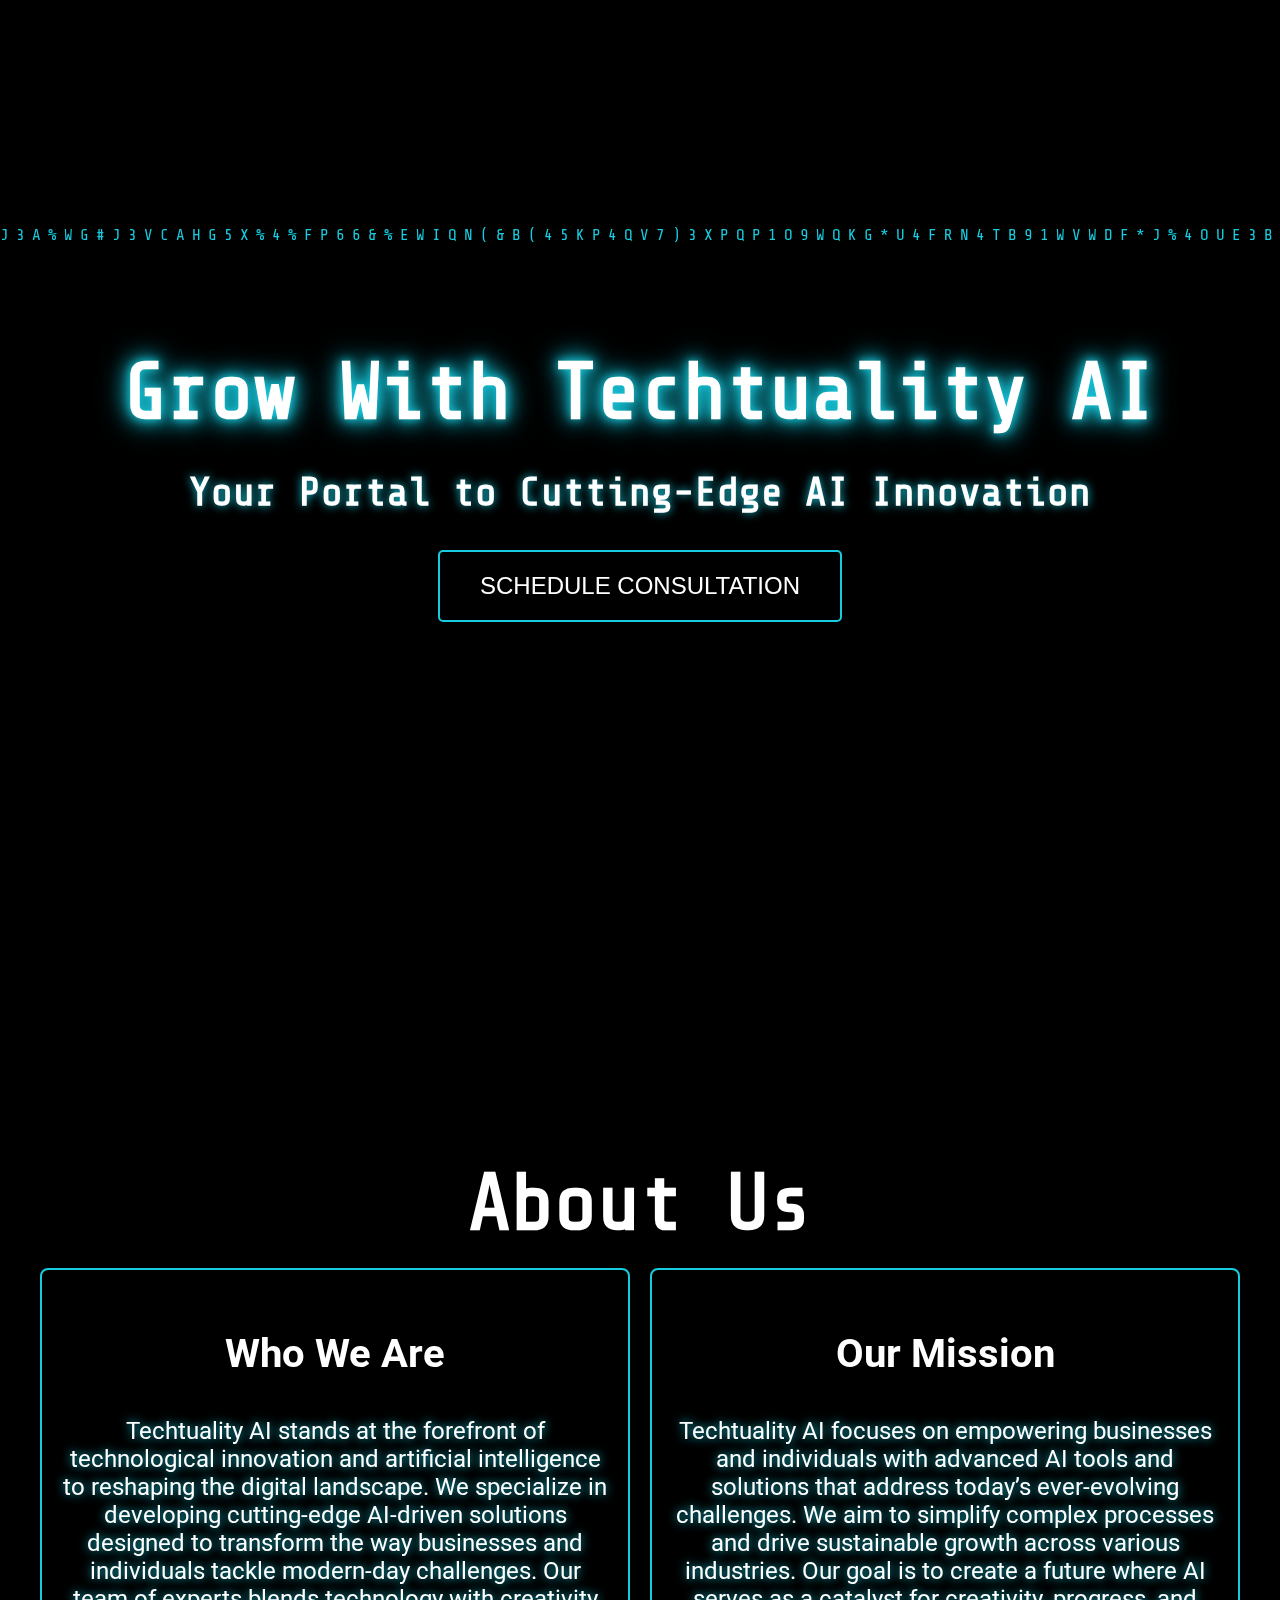
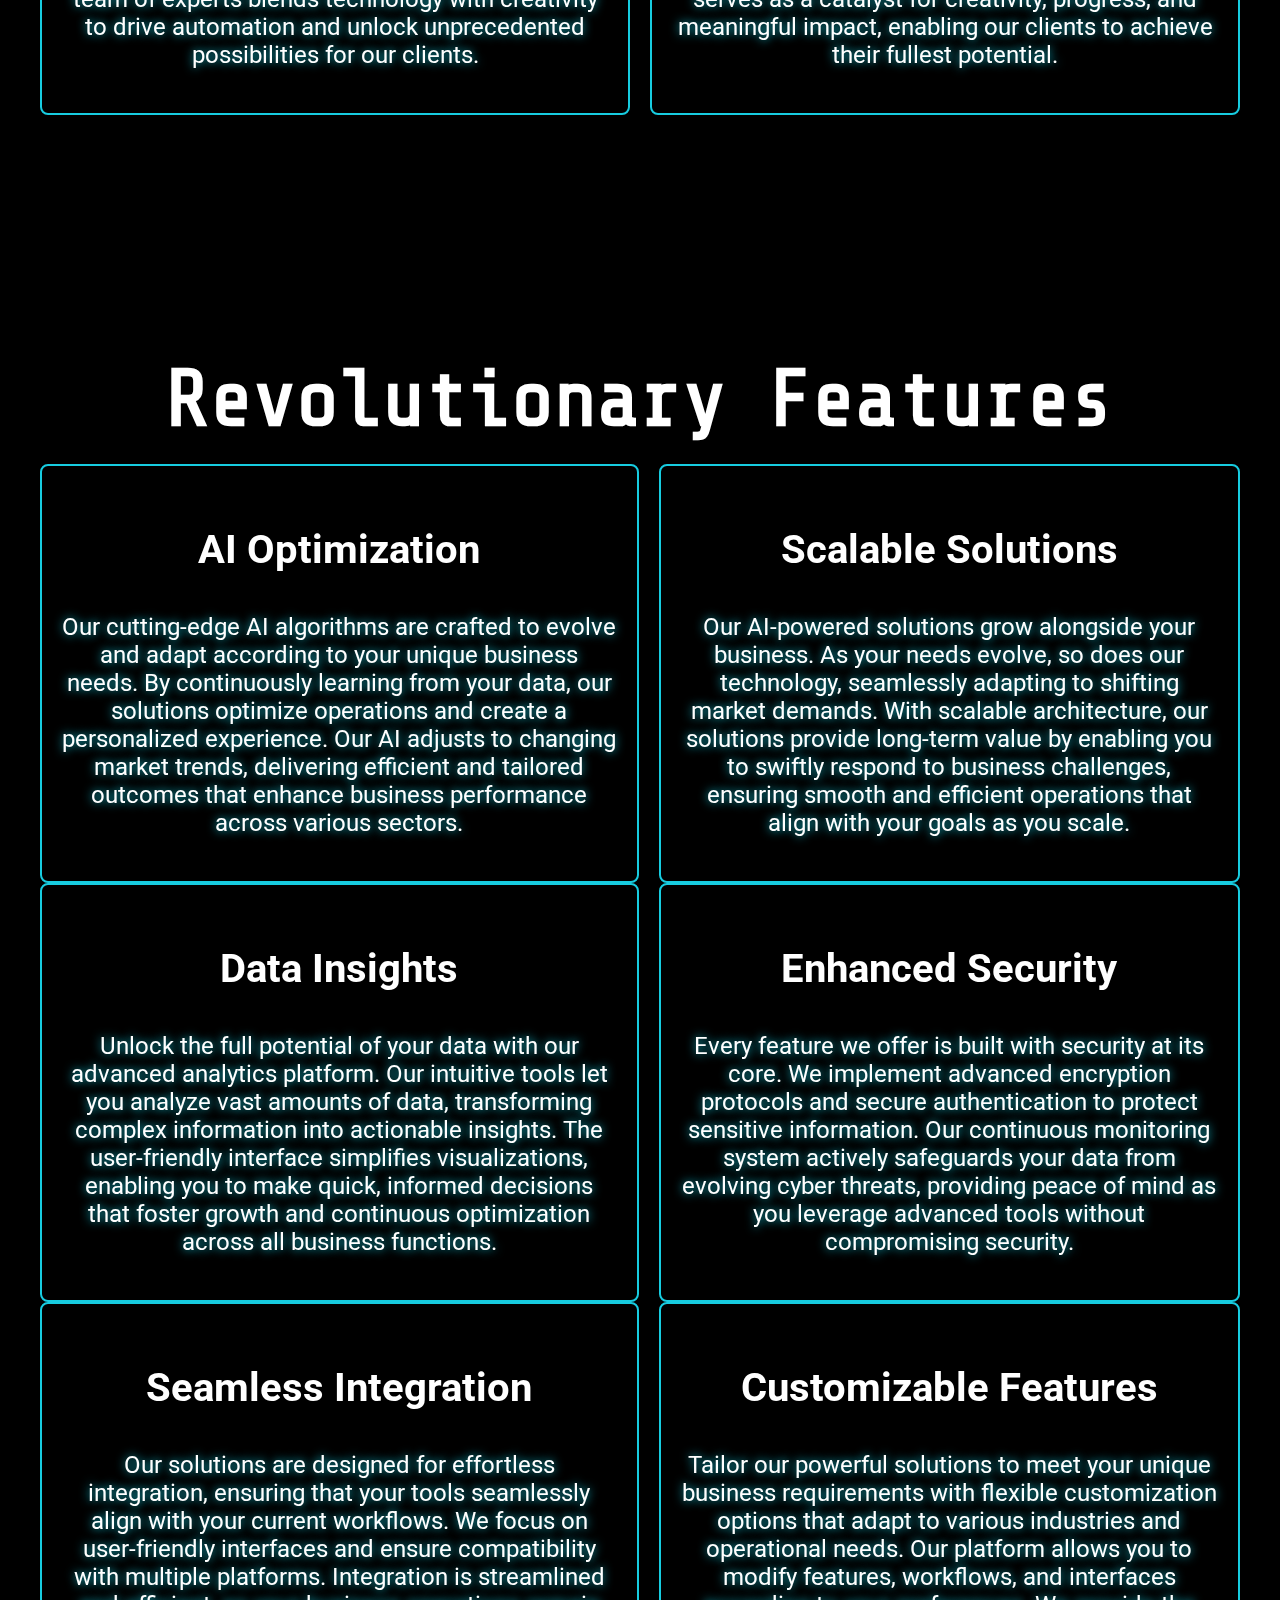
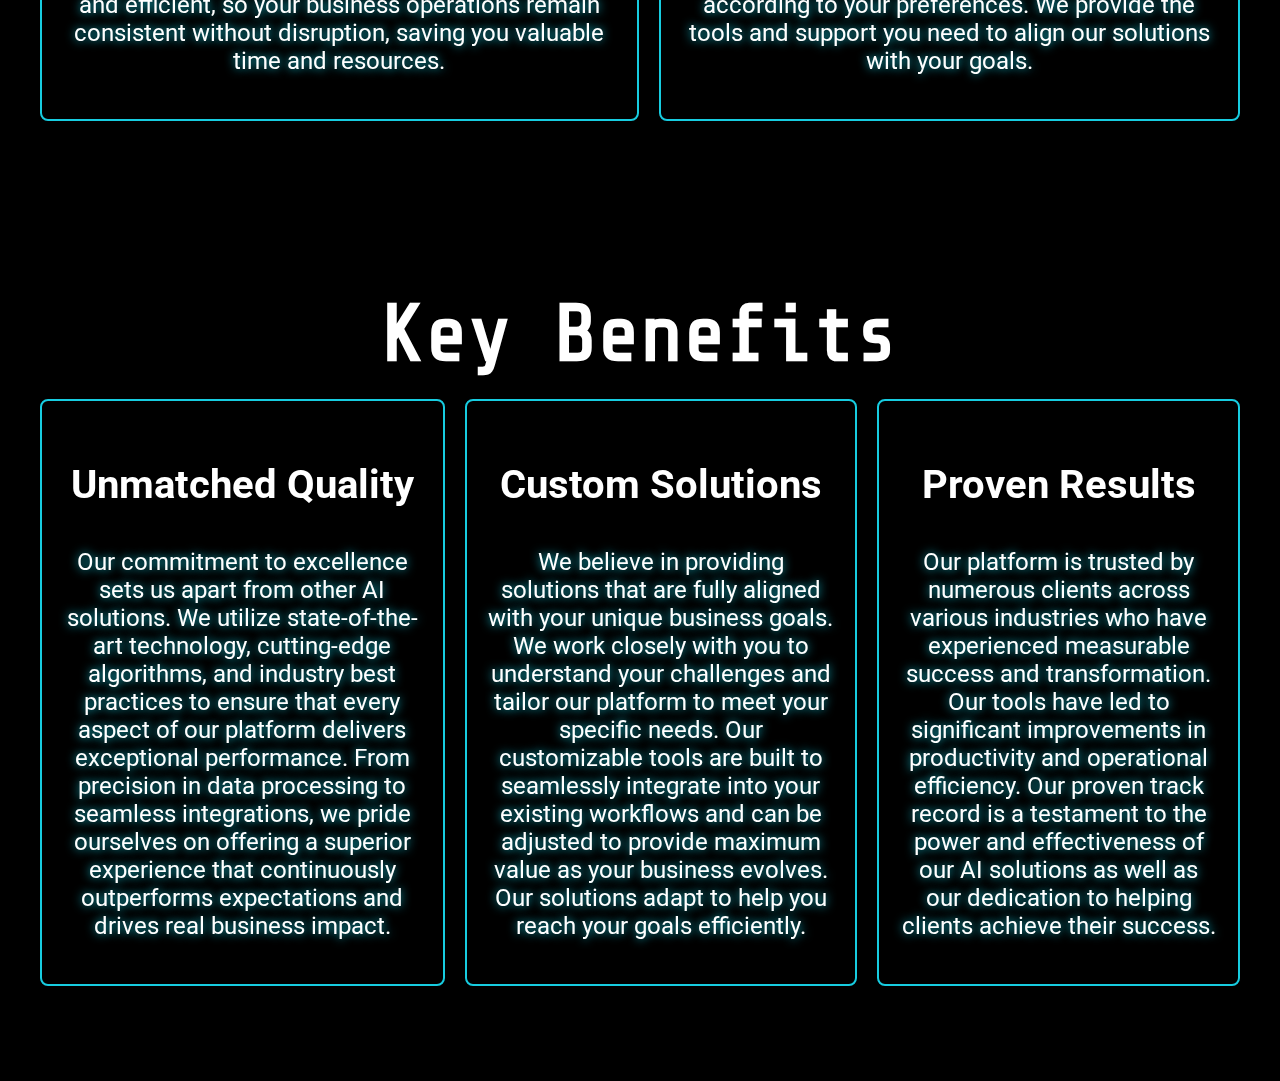
<file: discover-more.html>
<!DOCTYPE html>
<html lang="en">
<head>
    <meta charset="UTF-8">
    <meta name="viewport" content="width=device-width, initial-scale=1.0">
    <title>Techtuality AI</title>
    <link href="https://fonts.googleapis.com/css2?family=Roboto:wght@400;700&family=Share+Tech+Mono&display=swap" rel="stylesheet">
    <style>
        body {
            margin: 0;
            font-family: 'Roboto', sans-serif;
            color: white;
            background: black;
            overflow-x: hidden;
        }

        canvas {
            position: fixed;
            top: 0;
            left: 0;
            width: 100%;
            height: 100%;
            z-index: -1;
        }

        .section {
            min-height: 100vh;
            display: flex;
            flex-direction: column;
            justify-content: center;
            align-items: center;
            padding: 20px;
        }

        .section-content {
            position: relative;
            z-index: 2;
            text-align: center;
            width: 100%;
            max-width: 1200px;
        }

        h1, h2 {
            font-family: 'Share Tech Mono', monospace;
            animation: glow 2s infinite alternate;
        }

        h1 {
            font-size: 5rem;
            margin-bottom: 20px;
        }

        h2 {
            font-size: 2.5rem;
            margin-bottom: 10px;
        }

        h3 {
            font-size: 2.5rem;
        }

        p {
            font-size: 1.5rem;
            text-shadow: 0 0 10px #17cce0;
        }

        .content-boxes {
            display: flex;
            justify-content: center;
            gap: 20px;
            width: 100%;
        }

        .box {
            background: rgba(0, 0, 0, 0.8);
            border: 2px solid #17cce0;
            border-radius: 8px;
            padding: 20px;
            text-align: center;
            animation: glow 2s infinite alternate;
        }

        .box.wide {
            flex: 1;
            max-width: 48%;
        }

        .content-boxes.row {
            flex-wrap: nowrap;
        }

        .btn {
            background-color: transparent; /* Transparent background */
            animation: glow 2s infinite alternate;
            padding: 20px 40px;
            color: #ffffff;
            border: 2px solid #17cce0; /* Bright green border */
            font-size: 1.5rem;
            cursor: pointer;
            margin: 25px;
            border-radius: 5px;
            text-transform: uppercase;
            transition: background-color 0.3s ease, color 0.3s ease;
        }

        .btn:hover {
            background-color: #17cce0;
            animation: glow 2s infinite alternate;
            color: rgb(0, 0, 0); /* Black text on hover for contrast */
        }

        @keyframes glow {
            0% {
                box-shadow: 0 0 10px #17cce0, 0 0 20px #17cce0;
            }
            100% {
                box-shadow: 0 0 20px #17cce0, 0 0 40px #17cce0;
            }
        }

        #home h1, #home h2, #home .btn {
            animation: none;  /* Disable glowing animation */
            box-shadow: none; /* Remove box shadow */
        }

        #home h1 {
            text-shadow: 0 0 10px #17cce0, 0 0 20px #17cce0, 0 0 30px #17cce0;
        }

        #home h2 {
            text-shadow: 0 0 10px #17cce0;
        }

        #home .btn {
            transition: background-color 0.3s ease, color 0.3s ease;
            animation: glow 1.5s infinite alternate;
        }

        #home .btn:hover {
            background-color: #17cce0;
            color: rgb(0, 0, 0); 
            animation: glow 1.5s infinite alternate;
        }

        /* Mobile responsiveness adjustments */
@media (max-width: 768px) {
    body {
        font-size: 14px !important; /* Adjust font size for mobile */
    }

    .section {
        padding: 15px !important; /* Reduce padding on mobile devices */
    }

    .section-content h1 {
        font-size: 3.5rem !important; /* Make title smaller for mobile */
    }

    .section-content h2 {
        font-size: 2rem !important; /* Adjust subtitle size */
    }

    .content-boxes {
        display: flex !important;
        flex-direction: column !important; /* Stack the rows vertically */
        align-items: center !important; /* Center the rows horizontally */
        gap: 15px !important; /* Add a gap between the rows */
    }

    .row {
        display: flex !important;
        flex-direction: column !important; /* Stack boxes within a row vertically */
        align-items: center !important; /* Center the boxes */
        gap: 15px !important; /* Add a gap between the boxes */
        width: 100% !important; /* Ensure rows take full width */
    }

    .box {
        width: 85% !important; /* Ensure the boxes take up more space on mobile */
        max-width: 90% !important; /* Restrict max width for smaller screens */
        padding: 15px !important; /* Add padding for better spacing inside the boxes */
        text-align: center !important; /* Center text inside each box */
        box-sizing: border-box !important; /* Ensure padding doesn't affect width */
    }

    /* Revolution features adjustments */
    #features .section-content {
        text-align: center !important; /* Center text alignment */
    }
}

/* Further tweaks for small mobile screens (less than 480px) */
@media (max-width: 480px) {
    .section-content h1 {
        font-size: 2.5rem !important; /* Smaller title size */
    }

    .section-content h2 {
        font-size: 1.8rem !important;
    }

    .row {
        flex-direction: column !important; /* Stack boxes in single column */
    }

    .box {
        width: 100% !important;  /* Full width on smaller devices */
        max-width: 480px !important; /* Max width adjusted for smaller screens */
        margin: 5px 0 !important;  /* Adjust margins between the boxes */
        padding: 10px !important;  /* Adjust padding */
    }

/* Ensure the Schedule Consultation button is centered in the home section */
#home .section-content {
    display: flex !important;
    flex-direction: column !important;
    align-items: center !important; /* Center everything inside this container */
    justify-content: center !important; /* Vertically center */
    text-align: center !important; /* Center text as well */
    padding: 0 15px !important; /* Optional padding adjustments */
}

#home .btn {
    width: auto !important; /* Ensure button width is as required */
    font-size: 1.5rem !important; /* Make the button slightly larger for emphasis */
    margin-top: 20px !important; /* Add some space above the button */
}
}

    </style>
</head>
<body>
    <canvas id="matrix"></canvas>

    <!-- Home Section -->
    <div class="section" id="home">
        <div class="section-content">
            <h1>Grow With Techtuality AI</h1>
            <h2>Your Portal to Cutting-Edge AI Innovation</h2>
            <button class="btn" onclick="window.location.href='schedule-consultation.html'">Schedule Consultation</button>
        </div>
    </div>

    <!-- About Us Section -->
    <div class="section" id="about-us">
        <div class="section-content">
            <h1>About Us</h1>
            <div class="content-boxes">
                <div class="box wide">
                    <h3>Who We Are</h3>
                    <p>Techtuality AI stands at the forefront of technological innovation and artificial intelligence to reshaping the digital landscape. We specialize in developing cutting-edge AI-driven solutions designed to transform the way businesses and individuals tackle modern-day challenges. Our team of experts blends technology with creativity to drive automation and unlock unprecedented possibilities for our clients.</p>
                </div>
                <div class="box wide">
                    <h3>Our Mission</h3>
                    <p>Techtuality AI focuses on empowering businesses and individuals with advanced AI tools and solutions that address today’s ever-evolving challenges. We aim to simplify complex processes and drive sustainable growth across various industries. Our goal is to create a future where AI serves as a catalyst for creativity, progress, and meaningful impact, enabling our clients to achieve their fullest potential.</p>
                </div>
            </div>
        </div>
    </div>

    <div class="section" id="features">
        <div class="section-content">
            <h1>Revolutionary Features</h1>
            <div class="content-boxes">
                <!-- First row -->
                <div class="row">
                    <div class="box">
                        <h3>AI Optimization</h3>
                        <p>Our cutting-edge AI algorithms are crafted to evolve and adapt according to your unique business needs. By continuously learning from your data, our solutions optimize operations and create a personalized experience. Our AI adjusts to changing market trends, delivering efficient and tailored outcomes that enhance business performance across various sectors.</p>
                    </div>
                    <div class="box">
                        <h3>Data Insights</h3>
                        <p>Unlock the full potential of your data with our advanced analytics platform. Our intuitive tools let you analyze vast amounts of data, transforming complex information into actionable insights. The user-friendly interface simplifies visualizations, enabling you to make quick, informed decisions that foster growth and continuous optimization across all business functions.
                        </p>
                    </div>
                    <div class="box">
                        <h3>Seamless Integration</h3>
                        <p>Our solutions are designed for effortless integration, ensuring that your tools seamlessly align with your current workflows. We focus on user-friendly interfaces and ensure compatibility with multiple platforms. Integration is streamlined and efficient, so your business operations remain consistent without disruption, saving you valuable time and resources.</p>
                    </div>
                </div>
                <!-- Second row -->
                <div class="row">
                    <div class="box">
                        <h3>Scalable Solutions</h3>
                        <p>Our AI-powered solutions grow alongside your business. As your needs evolve, so does our technology, seamlessly adapting to shifting market demands. With scalable architecture, our solutions provide long-term value by enabling you to swiftly respond to business challenges, ensuring smooth and efficient operations that align with your goals as you scale.</p>
                    </div>
                    <div class="box">
                        <h3>Enhanced Security</h3>
                        <p>Every feature we offer is built with security at its core. We implement advanced encryption protocols and secure authentication to protect sensitive information. Our continuous monitoring system actively safeguards your data from evolving cyber threats, providing peace of mind as you leverage advanced tools without compromising security.</p>
                    </div>
                    <div class="box">
                        <h3>Customizable Features</h3> 
                        <p>Tailor our powerful solutions to meet your unique business requirements with flexible customization options that adapt to various industries and operational needs. Our platform allows you to modify features, workflows, and interfaces according to your preferences. We provide the tools and support you need to align our solutions with your goals.</p>
                    </div>
                </div>
            </div>
        </div>
    </div>

    <!-- Why Choose Us Section -->
    <div class="section" id="why-choose-us">
        <div class="section-content">
            <h1>Key Benefits</h1>
            <div class="content-boxes row">
                <div class="box">
                    <h3>Unmatched Quality</h3>
                    <p>Our commitment to excellence sets us apart from other AI solutions. We utilize state-of-the-art technology, cutting-edge algorithms, and industry best practices to ensure that every aspect of our platform delivers exceptional performance. From precision in data processing to seamless integrations, we pride ourselves on offering a superior experience that continuously outperforms expectations and drives real business impact.</p>
                </div>
                <div class="box">
                    <h3>Custom Solutions</h3>
                    <p>We believe in providing solutions that are fully aligned with your unique business goals. We work closely with you to understand your challenges and tailor our platform to meet your specific needs. Our customizable tools are built to seamlessly integrate into your existing workflows and can be adjusted to provide maximum value as your business evolves. Our solutions adapt to help you reach your goals efficiently.</p>
                </div>
                <div class="box">
                    <h3>Proven Results</h3>
                    <p>Our platform is trusted by numerous clients across various industries who have experienced measurable success and transformation. Our tools have led to significant improvements in productivity and operational efficiency. Our proven track record is a testament to the power and effectiveness of our AI solutions as well as our dedication to helping clients achieve their success.</p>
                </div>
            </div>
        </div>
    </div>

    <script>
        const canvas = document.getElementById('matrix');
        const ctx = canvas.getContext('2d');
        canvas.width = window.innerWidth;
        canvas.height = window.innerHeight;

        const letters = "ABCDEFGHIJKLMNOPQRSTUVWXYZ123456789@#$%^&*()";
        const fontSize = 16;
        const columns = Math.floor(canvas.width / fontSize);
        const drops = new Array(columns).fill(1);

        function drawMatrix() {
            ctx.fillStyle = 'rgba(0, 0, 0, 0.05)';
            ctx.fillRect(0, 0, canvas.width, canvas.height);

            ctx.fillStyle = '#17cce0';
            ctx.font = `${fontSize}px 'Share Tech Mono'`;

            drops.forEach((y, i) => {
                const text = letters.charAt(Math.floor(Math.random() * letters.length));
                ctx.fillText(text, i * fontSize, y * fontSize);

                if (y * fontSize > canvas.height && Math.random() > 0.975) {
                    drops[i] = 0;
                }
                drops[i]++;
            });
        }

        setInterval(drawMatrix, 50);
        window.addEventListener('resize', () => {
            canvas.width = window.innerWidth;
            canvas.height = window.innerHeight;
        });
    </script>

<script>
    // JavaScript to change the text on mobile devices
    document.addEventListener("DOMContentLoaded", function() {
        // Check if the screen width is below 768px (mobile size)
        if (window.innerWidth <= 768) {
            // Change the title "Grow With Techtuality AI" to "Grow With Us"
            const title = document.querySelector('h1');
            if (title && title.innerText.trim() === 'Grow With Techtuality AI') {
                title.innerText = 'Grow With Us';
            }

            // Change "Revolutionary Features" to "Features"
            const revolutionTitle = document.querySelector('h1');
            const revolutionText = document.querySelectorAll('h1');
            revolutionText.forEach(h1 => {
                if (h1.innerText.trim() === 'Revolutionary Features') {
                    h1.innerText = 'Features';
                }
            });

            // Change "Key Benefits" to "Benefits"
            const benefitTitle = document.querySelectorAll('h1');
            benefitTitle.forEach(h1 => {
                if (h1.innerText.trim() === 'Key Benefits') {
                    h1.innerText = 'Benefits';
                }
            });
        }
    });
</script>

</body>
</html>
</file>
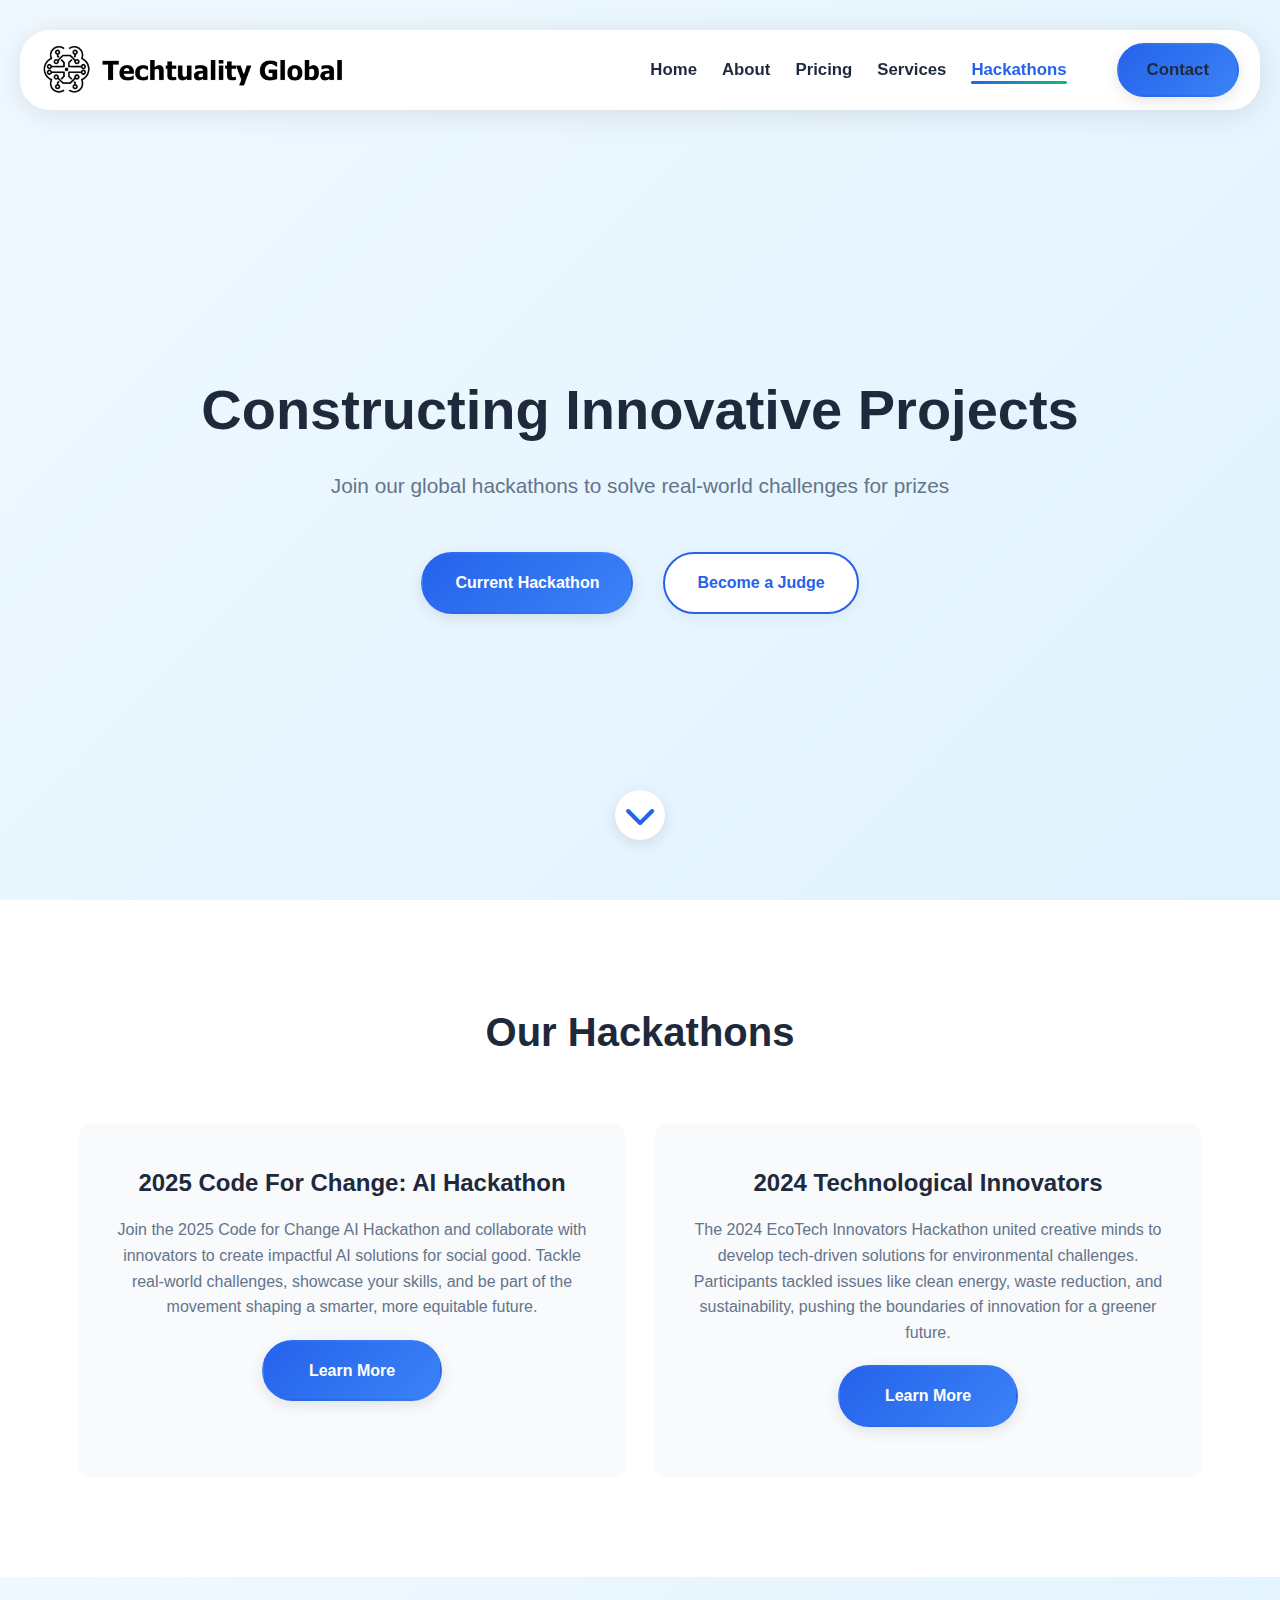
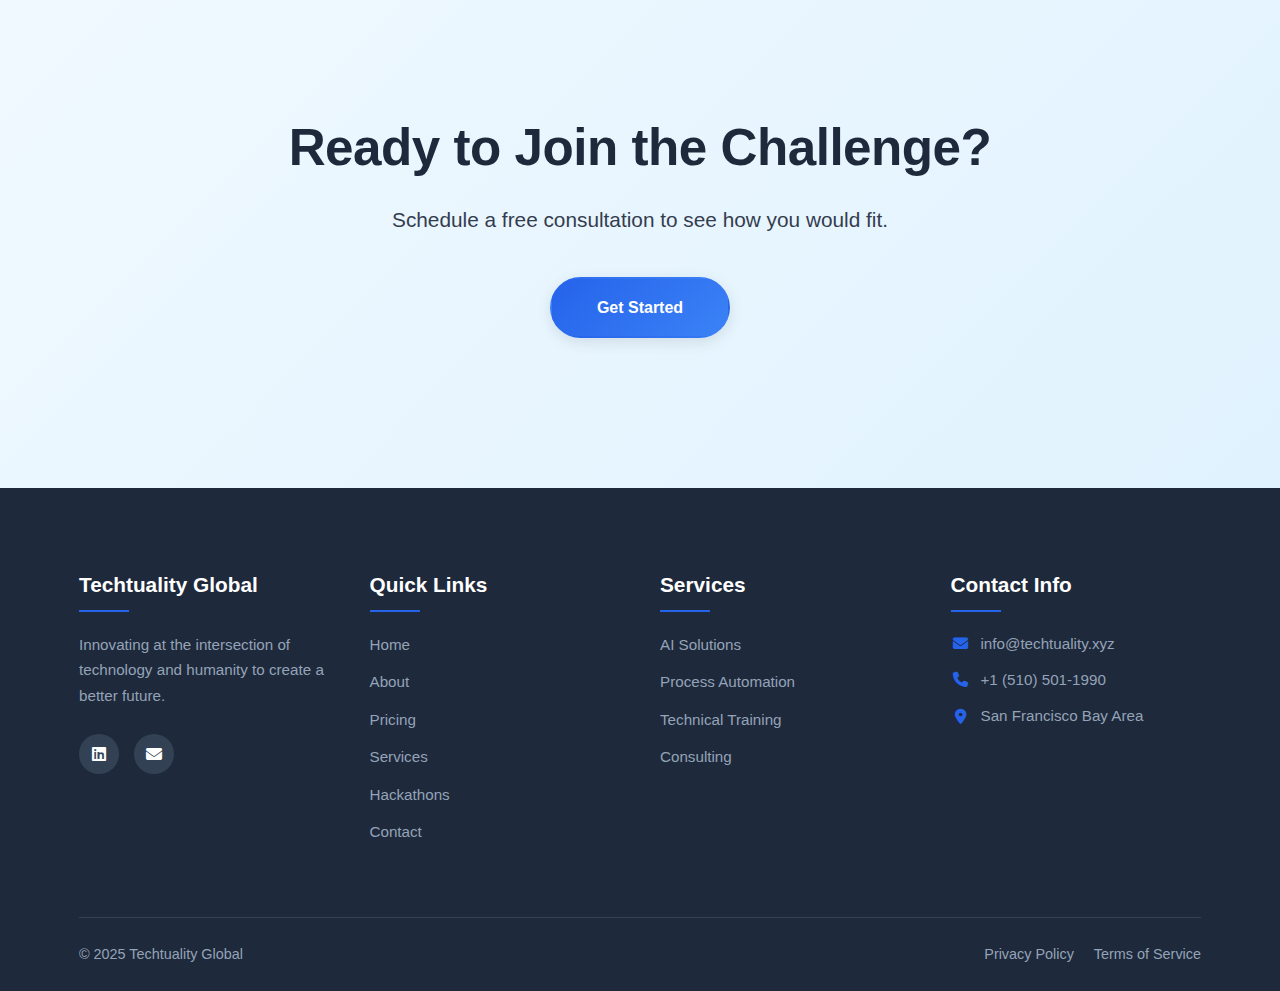
<file: hackathons.html>
<!DOCTYPE html>
<html lang="en">
<head>
    <meta charset="UTF-8">
    <meta name="viewport" content="width=device-width, initial-scale=1.0">
    <meta name="description" content="Techtuality Global is at the forefront of innovation with AI and automation while transforming businesses and industries across the world.">
    <meta property="og:title" content="Techtuality Global - Constructing Innovative Projects">
    <meta property="og:description" content="Techtuality Global is at the forefront of innovation with AI and automation while transforming businesses and industries across the world.">
    <meta property="og:image" content="https://www.techtuality.xyz/images/GlobalBanner.png">
    <meta property="og:url" content="https://www.techtuality.xyz">
    <meta property="og:type" content="website">
    <meta name="twitter:card" content="summary_large_image">
    <meta name="twitter:title" content="Techtuality Global - Constructing Innovative Projects">
    <meta name="twitter:description" content="Techtuality Global is at the forefront of innovation with AI and automation while transforming businesses and industries across the world.">
    <meta name="twitter:image" content="https://www.techtuality.xyz/images/GlobalBanner.png">
    <meta name="twitter:creator" content="@TechtualityGlobal">
    <title>Techtuality Global - Constructing Innovative Projects</title>
    <link rel="icon" href="images/TechtualityGlobal.png" type="image/png">
    <link rel="stylesheet" href="styles.css">
    <link rel="stylesheet" href="https://cdnjs.cloudflare.com/ajax/libs/font-awesome/6.4.0/css/all.min.css">
    <link href="https://fonts.googleapis.xyz/css2?family=Roboto:wght@400;500;700&display=swap" rel="stylesheet">
</head>
<body>
    <!-- Header Section -->
    <header class="header">
        <div class="container">
            <div class="logo">
                <a href="index.html">
                    <img src="images/Header.png" alt="Techtuality Global Logo">
                </a>
            </div>
            <nav class="navbar">
                <ul>
                    <li><a href="index.html">Home</a></li>
                    <li><a href="about.html">About</a></li>
                    <li><a href="pricing.html">Pricing</a></li>
                    <li><a href="services.html">Services</a></li>
                    <li><a href="hackathons.html" class="active">Hackathons</a></li>
                    <li class="header-contact"><a href="https://calendly.com/techtuality-info/30min" class="btn btn-contact" target="_blank">Contact</a></li>
                </ul>
            </nav>
            <button class="mobile-menu">
                <span></span>
                <span></span>
                <span></span>
            </button>
        </div>
    </header>

    <!-- Hero Section (Same as Homepage) -->
    <section class="hero">
        <div class="container">
            <div class="hero-content">
                <h1>Constructing Innovative Projects</h1>
                <p>Join our global hackathons to solve real-world challenges for prizes</p>
                <div class="hero-buttons">
                    <a href="#current-hackathon" class="btn btn-primary">Current Hackathon</a>
                    <a href="https://calendly.com/techtuality-info/30min" class="btn btn-secondary" target="_blank">Become a Judge</a>
                </div>
            </div>
        </div>
        <div class="scroll-down" onclick="document.querySelector('#current-hackathon').scrollIntoView({ behavior: 'smooth' })">
            <i class="fas fa-chevron-down"></i>
        </div>
    </section>

    <!--Hackathons -->
    <section class="about-teaser">
        <div class="container">
            <div class="section-header">
                <h2>Our Hackathons</h2>
            </div>
            <div class="about-grid">
                <div class="about-card">
                    <h3>2025 Code For Change: AI Hackathon</h3>
                    <p>Join the 2025 Code for Change AI Hackathon and collaborate with innovators to create impactful AI solutions for social good. Tackle real-world challenges, showcase your skills, and be part of the movement shaping a smarter, more equitable future. </p>
                    <a href="https://code-in-vision.devpost.com/" class="btn btn-primary" target="_blank">Learn More</a>
                </div>
                <div class="about-card">
                    <h3>2024 Technological Innovators</h3>
                    <p>The 2024 EcoTech Innovators Hackathon united creative minds to develop tech-driven solutions for environmental challenges. Participants tackled issues like clean energy, waste reduction, and sustainability, pushing the boundaries of innovation for a greener future.</p>
                    <a href="" class="btn btn-primary" target="">Learn More</a>
                </div>
            </div>
        </div>
    </section>

    <!-- CTA Section (Same as Homepage) -->
    <section class="cta">
        <div class="container">
            <h2>Ready to Join the Challenge?</h2>
            <p>Schedule a free consultation to see how you would fit.</p>
            <a href="https://calendly.com/techtuality-info/30min" class="btn btn-primary" target="_blank">Get Started</a>
        </div>
    </section>

    <!-- Footer Section (Same as Homepage) -->
    <footer class="footer">
        <div class="container">
            <div class="footer-grid">
                <div class="footer-col">
                    <h3 class="footer-company-name">Techtuality Global</h3>
                    <p>Innovating at the intersection of technology and humanity to create a better future.</p>
                    <div class="social-links">
                        <a href="https://www.linkedin.com/company/techtuality-systems/?viewAsMember=true" target="_blank"><i class="fab fa-linkedin"></i></a>
                        <a href="mailto:info@techtuality.xyz"><i class="fas fa-envelope"></i></a>
                    </div>
                </div>
                <div class="footer-col">
                    <h3>Quick Links</h3>
                    <ul>
                        <li><a href="index.html">Home</a></li>
                        <li><a href="about.html">About</a></li>
                        <li><a href="pricing.html">Pricing</a></li>
                        <li><a href="services.html">Services</a></li>
                        <li><a href="hackathons.html">Hackathons</a></li>
                        <li><a href="https://calendly.com/techtuality-info/30min" target="_blank">Contact</a></li>
                    </ul>
                </div>
                <div class="footer-col">
                    <h3>Services</h3>
                    <ul>
                        <li><a href="services.html">AI Solutions</a></li>
                        <li><a href="services.html">Process Automation</a></li>
                        <li><a href="services.html">Technical Training</a></li>
                        <li><a href="services.html">Consulting</a></li>
                    </ul>
                </div>
                <div class="footer-col">
                    <h3>Contact Info</h3>
                    <ul class="contact-info">
                        <li><i class="fas fa-envelope"></i> info@techtuality.xyz</li>
                        <li><i class="fas fa-phone"></i> +1 (510) 501-1990</li>
                        <li><i class="fas fa-map-marker-alt"></i> San Francisco Bay Area</li>
                    </ul>
                </div>
            </div>
            <div class="footer-bottom">
                <p>&copy; 2025 Techtuality Global</p>
                <div class="footer-links">
                    <a href="privacy.html">Privacy Policy</a>
                    <a href="terms.html">Terms of Service</a>
                </div>
            </div>
        </div>
    </footer>

    <script src="scripts.js"></script>
</body>
</html>
</file>
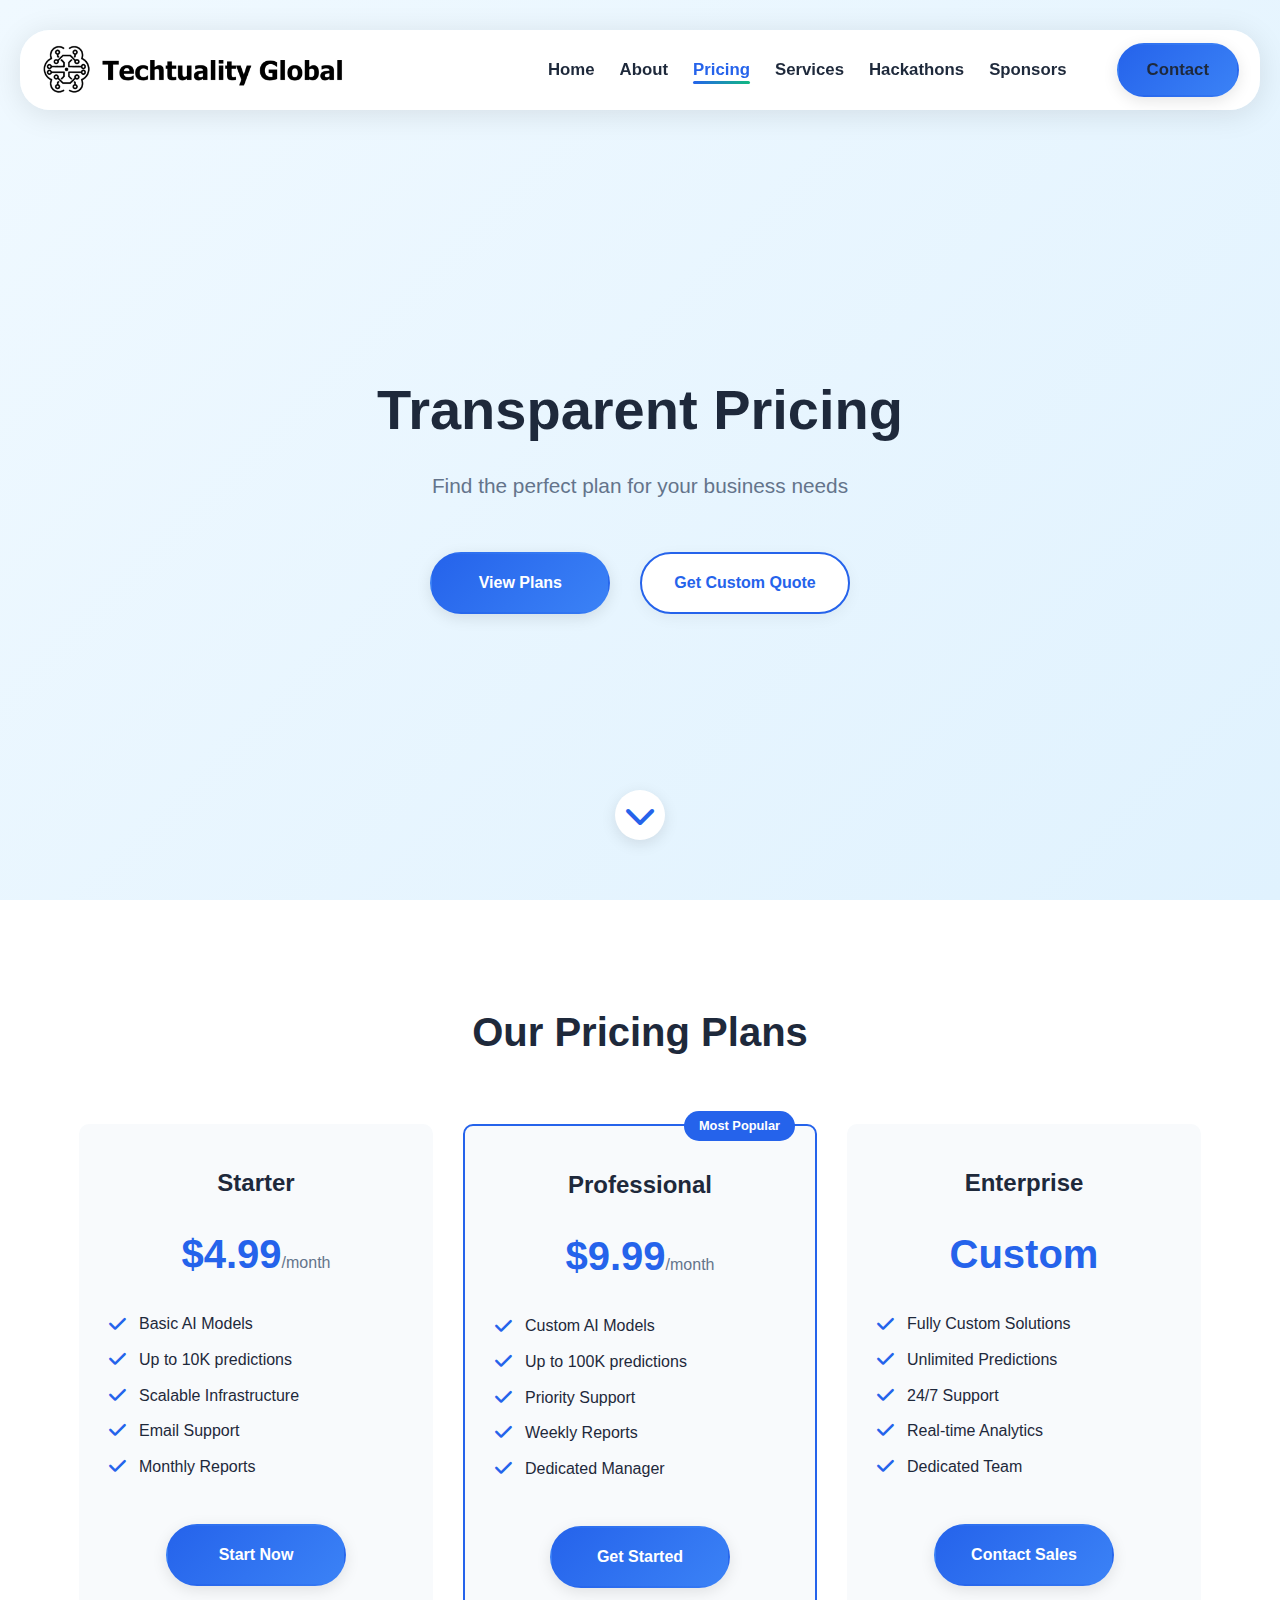
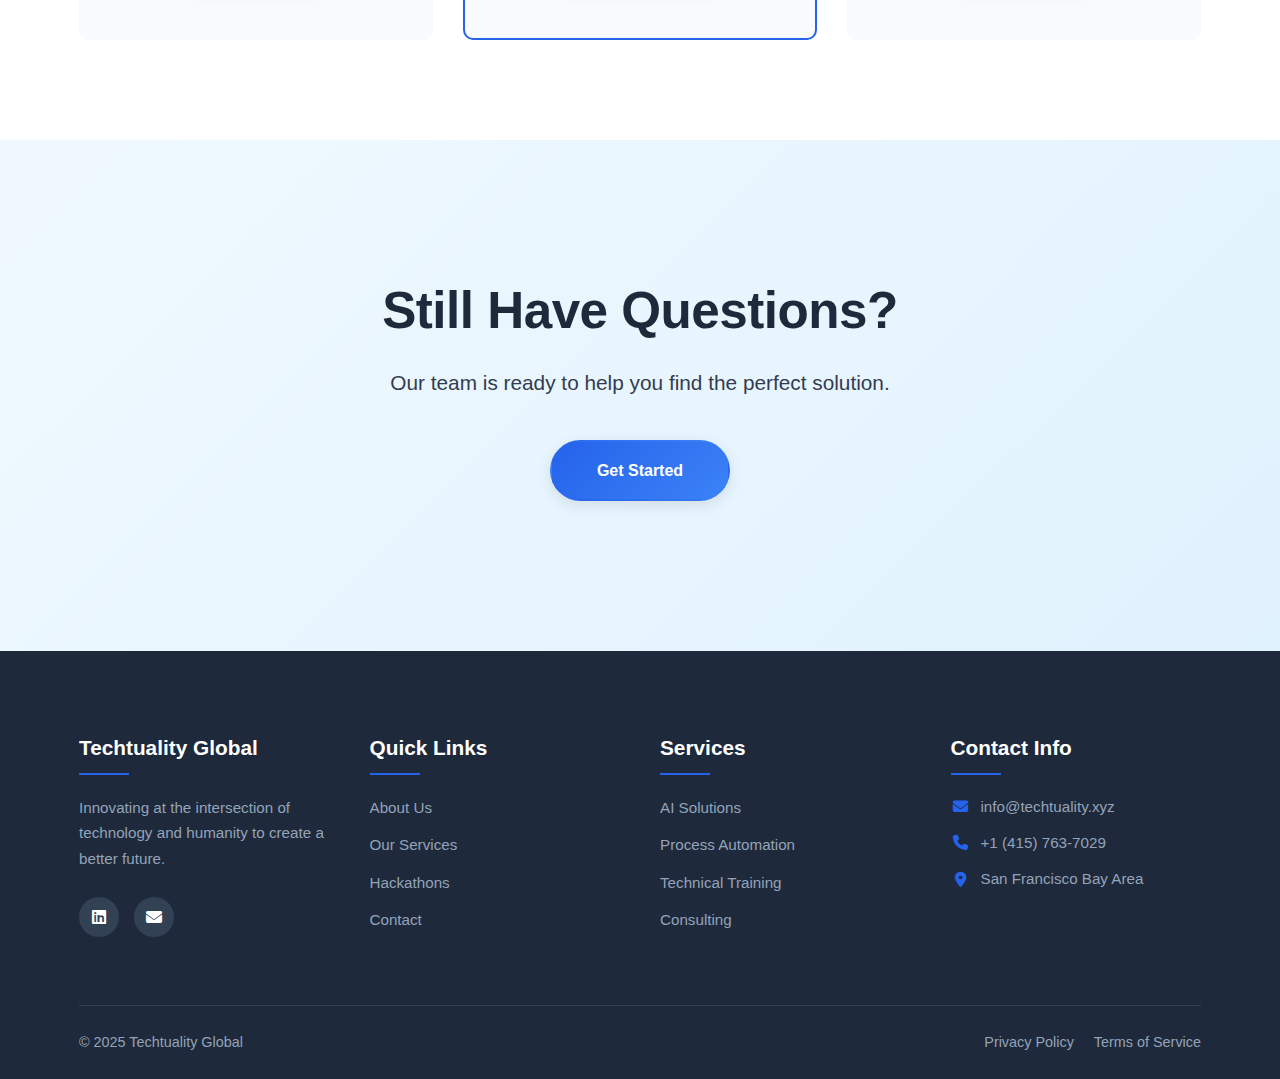
<file: pricing.html>
<!DOCTYPE html>
<html lang="en">
<head>
    <meta charset="UTF-8">
    <meta name="viewport" content="width=device-width, initial-scale=1.0">
    <meta name="description" content="Techtuality Global is at the forefront of innovation with AI and automation while transforming businesses and industries across the world.">
    <meta property="og:title" content="Techtuality Global - Transparent Pricing">
    <meta property="og:description" content="Techtuality Global is at the forefront of innovation with AI and automation while transforming businesses and industries across the world.">
    <meta property="og:image" content="https://www.techtuality.xyz/images/TechtualityGlobal.png">
    <meta property="og:url" content="https://www.techtuality.xyz">
    <meta property="og:type" content="website">
    <meta name="twitter:card" content="summary_large_image">
    <meta name="twitter:title" content="Techtuality Global - Transparent Pricing">
    <meta name="twitter:description" content="Techtuality Global is at the forefront of innovation with AI and automation while transforming businesses and industries across the world.">
    <meta name="twitter:image" content="https://www.techtuality.xyz/images/TechtualityGlobal.png">
    <meta name="twitter:creator" content="@TechtualityGlobal">
    <title>Techtuality Global - Transparent Pricing</title>
    <link rel="icon" href="images/TechtualityGlobal.png" type="image/png">
    <link rel="stylesheet" href="styles.css">
    <link rel="stylesheet" href="https://cdnjs.cloudflare.com/ajax/libs/font-awesome/6.4.0/css/all.min.css">
    <link href="https://fonts.googleapis.xyz/css2?family=Roboto:wght@400;500;700&display=swap" rel="stylesheet">
</head>
<body>
    <!-- Header Section -->
    <header class="header">
        <div class="container">
            <div class="logo">
                <a href="index.html">
                    <img src="images/Header.png" alt="Techtuality Global Logo">
                </a>
            </div>
            <nav class="navbar">
                <ul>
                    <li><a href="index.html">Home</a></li>
                    <li><a href="about.html">About</a></li>
                    <li><a href="pricing.html" class="active">Pricing</a></li>
                    <li><a href="services.html">Services</a></li>
                    <li><a href="hackathons.html">Hackathons</a></li>
                    <li><a href="sponsors.html">Sponsors</a></li>
                    <li class="header-contact"><a href="https://calendly.com/techtuality-info/30min" class="btn btn-contact" target="_blank">Contact</a></li>
                </ul>
            </nav>
            <button class="mobile-menu">
                <span></span>
                <span></span>
                <span></span>
            </button>
        </div>
    </header>

    <!-- Hero Section (Same as Homepage) -->
    <section class="hero">
        <div class="container">
            <div class="hero-content">
                <h1>Transparent Pricing</h1>
                <p>Find the perfect plan for your business needs</p>
                <div class="hero-buttons">
                    <a href="#pricing-plans" class="btn btn-primary">View Plans</a>
                    <a href="https://calendly.com/techtuality-info/30min" class="btn btn-secondary" target="_blank">Get Custom Quote</a>
                </div>
            </div>
        </div>
        <div class="scroll-down" onclick="document.querySelector('#pricing-plans').scrollIntoView({ behavior: 'smooth' })">
            <i class="fas fa-chevron-down"></i>
        </div>
    </section>

    <!-- Pricing Plans -->
    <section id="pricing-plans" class="about-teaser">
        <div class="container">
            <div class="section-header">
                <h2>Our Pricing Plans</h2>
            </div>
            <div class="about-grid">
                <div class="about-card">
                    <h3>Starter</h3>
                    <div class="price">$4.99<span>/month</span></div>
                    <ul class="pricing-features">
                        <li><i class="fas fa-check"></i> Basic AI Models</li>
                        <li><i class="fas fa-check"></i> Up to 10K predictions</li>
                        <li><i class="fas fa-check"></i> Scalable Infrastructure</li>
                        <li><i class="fas fa-check"></i> Email Support</li>
                        <li><i class="fas fa-check"></i> Monthly Reports</li>
                    </ul>
                    <a href="https://calendly.com/techtuality-info/30min" class="btn btn-primary" target="_blank">Start Now</a>
                </div>
                <div class="about-card featured">
                    <div class="featured-badge">Most Popular</div>
                    <h3>Professional</h3>
                    <div class="price">$9.99<span>/month</span></div>
                    <ul class="pricing-features">
                        <li><i class="fas fa-check"></i> Custom AI Models</li>
                        <li><i class="fas fa-check"></i> Up to 100K predictions</li>
                        <li><i class="fas fa-check"></i> Priority Support</li>
                        <li><i class="fas fa-check"></i> Weekly Reports</li>
                        <li><i class="fas fa-check"></i> Dedicated Manager</li>
                    </ul>
                    <a href="https://calendly.com/techtuality-info/30min" class="btn btn-primary" target="_blank">Get Started</a>
                </div>
                <div class="about-card">
                    <h3>Enterprise</h3>
                    <div class="price">Custom</div>
                    <ul class="pricing-features">
                        <li><i class="fas fa-check"></i> Fully Custom Solutions</li>
                        <li><i class="fas fa-check"></i> Unlimited Predictions</li>
                        <li><i class="fas fa-check"></i> 24/7 Support</li>
                        <li><i class="fas fa-check"></i> Real-time Analytics</li>
                        <li><i class="fas fa-check"></i> Dedicated Team</li>
                    </ul>
                    <a href="https://calendly.com/techtuality-info/30min" class="btn btn-primary" target="_blank">Contact Sales</a>
                </div>
            </div>
        </div>
    </section>

    <!-- CTA Section (Same as Homepage) -->
    <section class="cta">
        <div class="container">
            <h2>Still Have Questions?</h2>
            <p>Our team is ready to help you find the perfect solution.</p>
            <a href="https://calendly.com/techtuality-info/30min" class="btn btn-primary" target="_blank">Get Started</a>
        </div>
    </section>

    <!-- Footer Section (Same as Homepage) -->
    <footer class="footer">
        <div class="container">
            <div class="footer-grid">
                <div class="footer-col">
                    <h3 class="footer-company-name">Techtuality Global</h3>
                    <p>Innovating at the intersection of technology and humanity to create a better future.</p>
                    <div class="social-links">
                        <a href="https://www.linkedin.com/company/techtuality-systems/?viewAsMember=true" target="_blank"><i class="fab fa-linkedin"></i></a>
                        <a href="mailto:info@techtuality.xyz"><i class="fas fa-envelope"></i></a>
                    </div>
                </div>
                <div class="footer-col">
                    <h3>Quick Links</h3>
                    <ul>
                        <li><a href="about.html">About Us</a></li>
                        <li><a href="services.html">Our Services</a></li>
                        <li><a href="hackathons.html">Hackathons</a></li>
                        <li><a href="https://calendly.com/techtuality-info/30min" target="_blank">Contact</a></li>
                    </ul>
                </div>
                <div class="footer-col">
                    <h3>Services</h3>
                    <ul>
                        <li><a href="services.html">AI Solutions</a></li>
                        <li><a href="services.html">Process Automation</a></li>
                        <li><a href="services.html">Technical Training</a></li>
                        <li><a href="services.html">Consulting</a></li>
                    </ul>
                </div>
                <div class="footer-col">
                    <h3>Contact Info</h3>
                    <ul class="contact-info">
                        <li><i class="fas fa-envelope"></i> info@techtuality.xyz</li>
                        <li><i class="fas fa-phone"></i>+1 (415) 763-7029</li>
                        <li><i class="fas fa-map-marker-alt"></i> San Francisco Bay Area</li>
                    </ul>
                </div>
            </div>
            <div class="footer-bottom">
                <p>&copy; 2025 Techtuality Global</p>
                <div class="footer-links">
                    <a href="privacy.html">Privacy Policy</a>
                    <a href="terms.html">Terms of Service</a>
                </div>
            </div>
        </div>
    </footer>    

    <script src="scripts.js"></script>
</body>
</html>
</file>
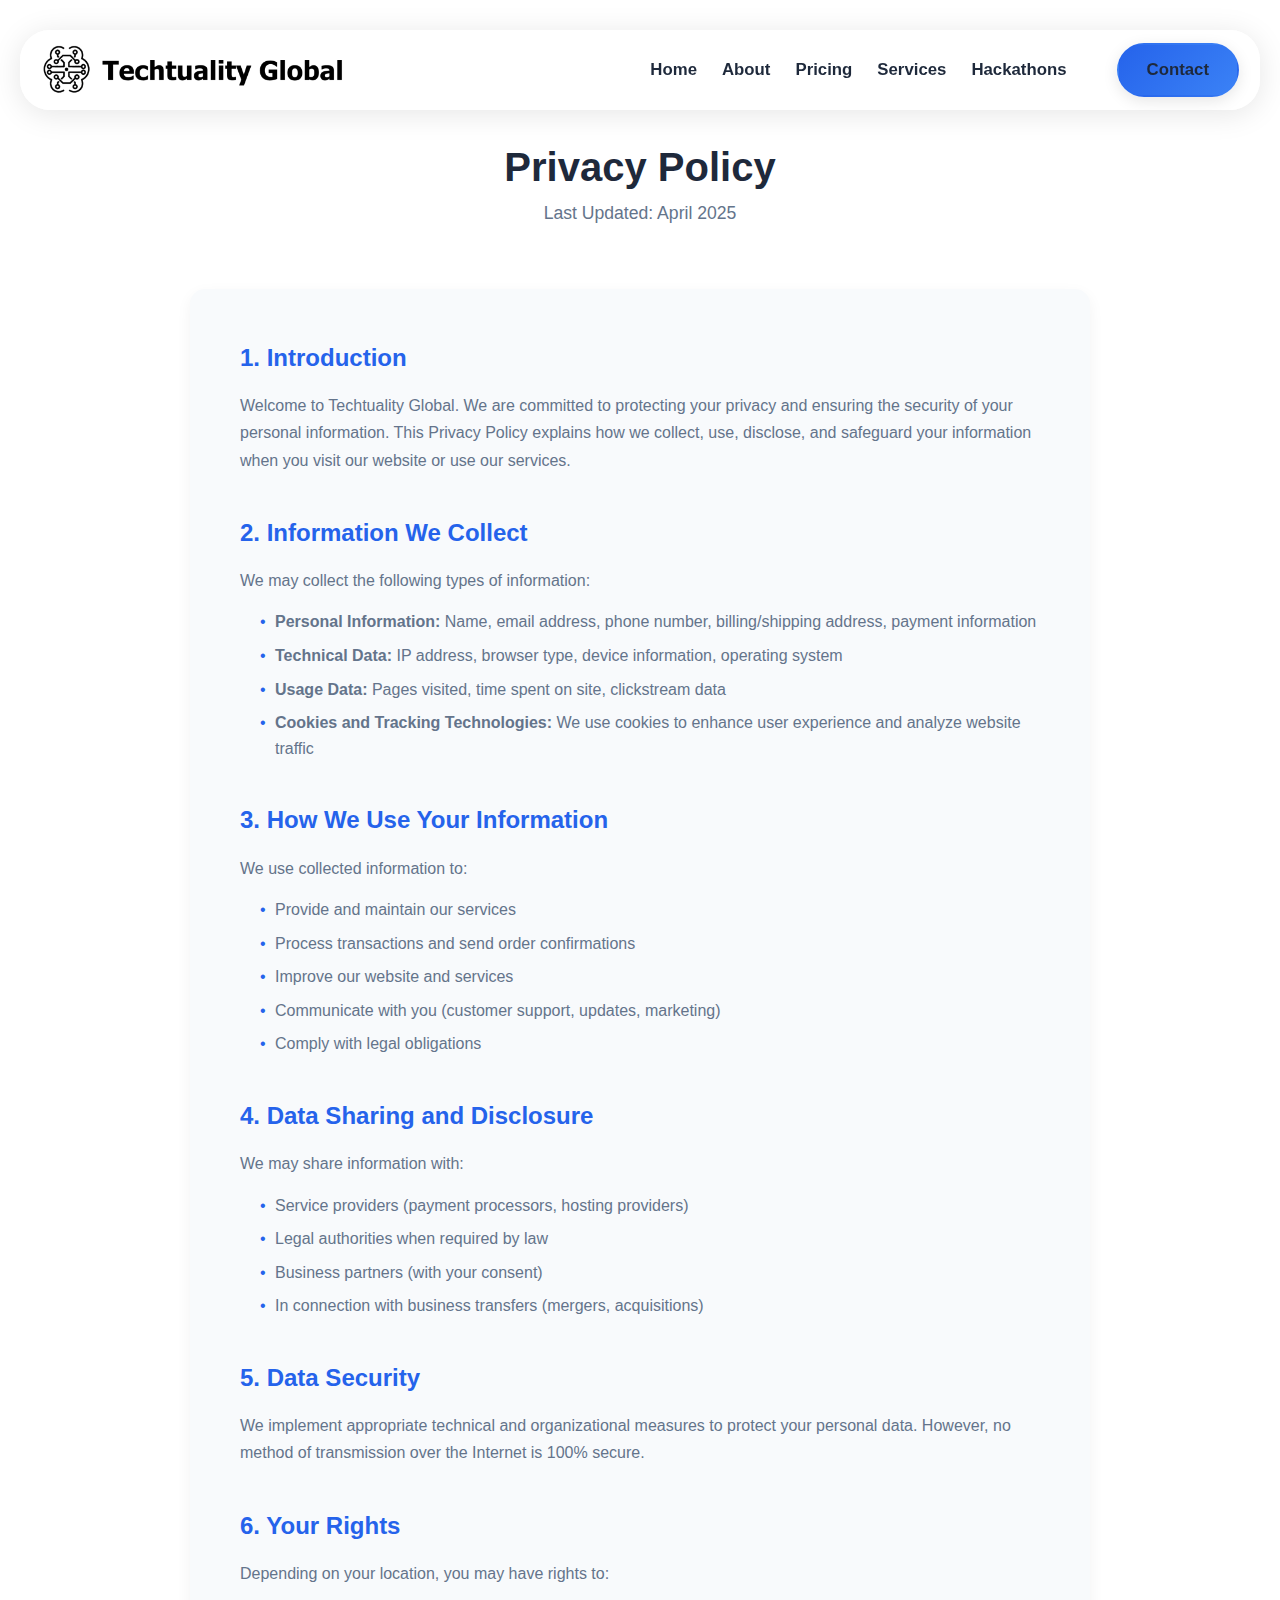
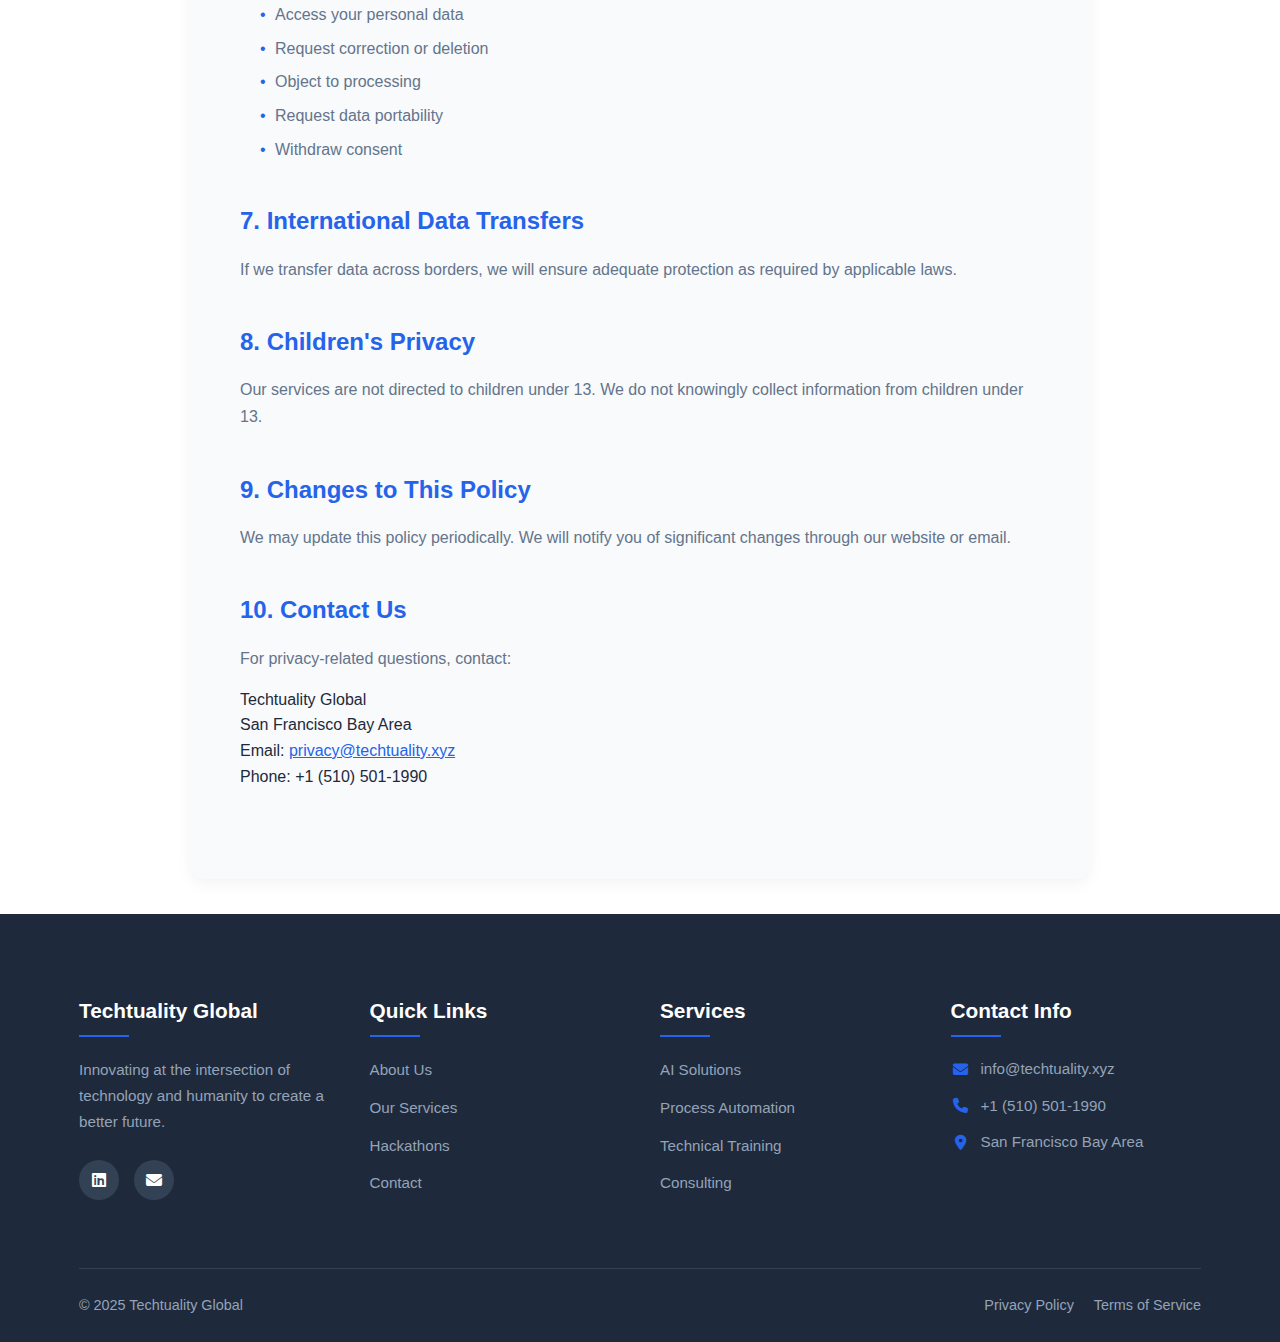
<file: privacy.html>
<!DOCTYPE html>
<html lang="en">
<head>
    <meta charset="UTF-8">
    <meta name="viewport" content="width=device-width, initial-scale=1.0">
    <title>Privacy Policy - Techtuality Global</title>
    <link rel="stylesheet" href="styles.css">
    <link rel="stylesheet" href="https://cdnjs.cloudflare.com/ajax/libs/font-awesome/6.4.0/css/all.min.css">
</head>
<body>
    <!-- Header Section -->
    <header class="header">
        <div class="container">
            <div class="logo">
                <a href="index.html">
                    <img src="images/Header.png" alt="Techtuality Global Logo">
                </a>
            </div>
            <nav class="navbar">
                <ul>
                    <li><a href="index.html">Home</a></li>
                    <li><a href="about.html">About</a></li>
                    <li><a href="pricing.html">Pricing</a></li>
                    <li><a href="services.html">Services</a></li>
                    <li><a href="hackathons.html">Hackathons</a></li>
                    <li class="header-contact"><a href="https://calendly.com/techtuality-info/30min" class="btn btn-contact" target="_blank">Contact</a></li>
                </ul>
            </nav>
            <button class="mobile-menu">
                <span></span>
                <span></span>
                <span></span>
            </button>
        </div>
    </header>

    <!-- Privacy Policy Content -->
    <section class="privacy-policy">
        <div class="container">
            <div class="section-header">
                <h2>Privacy Policy</h2>
                <p>Last Updated: April 2025</p>
            </div>
            
            <div class="policy-content">
                <div class="policy-section">
                    <h3>1. Introduction</h3>
                    <p>Welcome to Techtuality Global. We are committed to protecting your privacy and ensuring the security of your personal information. This Privacy Policy explains how we collect, use, disclose, and safeguard your information when you visit our website or use our services.</p>
                </div>
                
                <div class="policy-section">
                    <h3>2. Information We Collect</h3>
                    <p>We may collect the following types of information:</p>
                    <ul>
                        <li><strong>Personal Information:</strong> Name, email address, phone number, billing/shipping address, payment information</li>
                        <li><strong>Technical Data:</strong> IP address, browser type, device information, operating system</li>
                        <li><strong>Usage Data:</strong> Pages visited, time spent on site, clickstream data</li>
                        <li><strong>Cookies and Tracking Technologies:</strong> We use cookies to enhance user experience and analyze website traffic</li>
                    </ul>
                </div>
                
                <div class="policy-section">
                    <h3>3. How We Use Your Information</h3>
                    <p>We use collected information to:</p>
                    <ul>
                        <li>Provide and maintain our services</li>
                        <li>Process transactions and send order confirmations</li>
                        <li>Improve our website and services</li>
                        <li>Communicate with you (customer support, updates, marketing)</li>
                        <li>Comply with legal obligations</li>
                    </ul>
                </div>
                
                <div class="policy-section">
                    <h3>4. Data Sharing and Disclosure</h3>
                    <p>We may share information with:</p>
                    <ul>
                        <li>Service providers (payment processors, hosting providers)</li>
                        <li>Legal authorities when required by law</li>
                        <li>Business partners (with your consent)</li>
                        <li>In connection with business transfers (mergers, acquisitions)</li>
                    </ul>
                </div>
                
                <div class="policy-section">
                    <h3>5. Data Security</h3>
                    <p>We implement appropriate technical and organizational measures to protect your personal data. However, no method of transmission over the Internet is 100% secure.</p>
                </div>
                
                <div class="policy-section">
                    <h3>6. Your Rights</h3>
                    <p>Depending on your location, you may have rights to:</p>
                    <ul>
                        <li>Access your personal data</li>
                        <li>Request correction or deletion</li>
                        <li>Object to processing</li>
                        <li>Request data portability</li>
                        <li>Withdraw consent</li>
                    </ul>
                </div>
                
                <div class="policy-section">
                    <h3>7. International Data Transfers</h3>
                    <p>If we transfer data across borders, we will ensure adequate protection as required by applicable laws.</p>
                </div>
                
                <div class="policy-section">
                    <h3>8. Children's Privacy</h3>
                    <p>Our services are not directed to children under 13. We do not knowingly collect information from children under 13.</p>
                </div>
                
                <div class="policy-section">
                    <h3>9. Changes to This Policy</h3>
                    <p>We may update this policy periodically. We will notify you of significant changes through our website or email.</p>
                </div>
                
                <div class="policy-section">
                    <h3>10. Contact Us</h3>
                    <p>For privacy-related questions, contact:</p>
                    <address>
                        Techtuality Global<br>
                        San Francisco Bay Area<br>
                        Email: <a href="mailto:privacy@techtuality.xyz">privacy@techtuality.xyz</a><br>
                        Phone: +1 (510) 501-1990
                    </address>
                </div>
            </div>
        </div>
    </section>

    <!-- Footer Section -->
    <footer class="footer">
        <div class="container">
            <div class="footer-grid">
                <div class="footer-col">
                    <h3 class="footer-company-name">Techtuality Global</h3>
                    <p>Innovating at the intersection of technology and humanity to create a better future.</p>
                    <div class="social-links">
                        <a href="https://www.linkedin.com/company/techtuality-systems/?viewAsMember=true" target="_blank"><i class="fab fa-linkedin"></i></a>
                        <a href="mailto:info@techtuality.xyz"><i class="fas fa-envelope"></i></a>
                    </div>
                </div>
                <div class="footer-col">
                    <h3>Quick Links</h3>
                    <ul>
                        <li><a href="about.html">About Us</a></li>
                        <li><a href="services.html">Our Services</a></li>
                        <li><a href="hackathons.html">Hackathons</a></li>
                        <li><a href="https://calendly.com/techtuality-info/30min" target="_blank">Contact</a></li>
                    </ul>
                </div>
                <div class="footer-col">
                    <h3>Services</h3>
                    <ul>
                        <li><a href="services.html">AI Solutions</a></li>
                        <li><a href="services.html">Process Automation</a></li>
                        <li><a href="services.html">Technical Training</a></li>
                        <li><a href="services.html">Consulting</a></li>
                    </ul>
                </div>
                <div class="footer-col">
                    <h3>Contact Info</h3>
                    <ul class="contact-info">
                        <li><i class="fas fa-envelope"></i> info@techtuality.xyz</li>
                        <li><i class="fas fa-phone"></i> +1 (510) 501-1990</li>
                        <li><i class="fas fa-map-marker-alt"></i> San Francisco Bay Area</li>
                    </ul>
                </div>
            </div>
            <div class="footer-bottom">
                <p>&copy; 2025 Techtuality Global</p>
                <div class="footer-links">
                    <a href="privacy.html">Privacy Policy</a>
                    <a href="terms.html">Terms of Service</a>
                </div>
            </div>
        </div>
    </footer>

    <script src="scripts.js"></script>
</body>
</html>
</file>
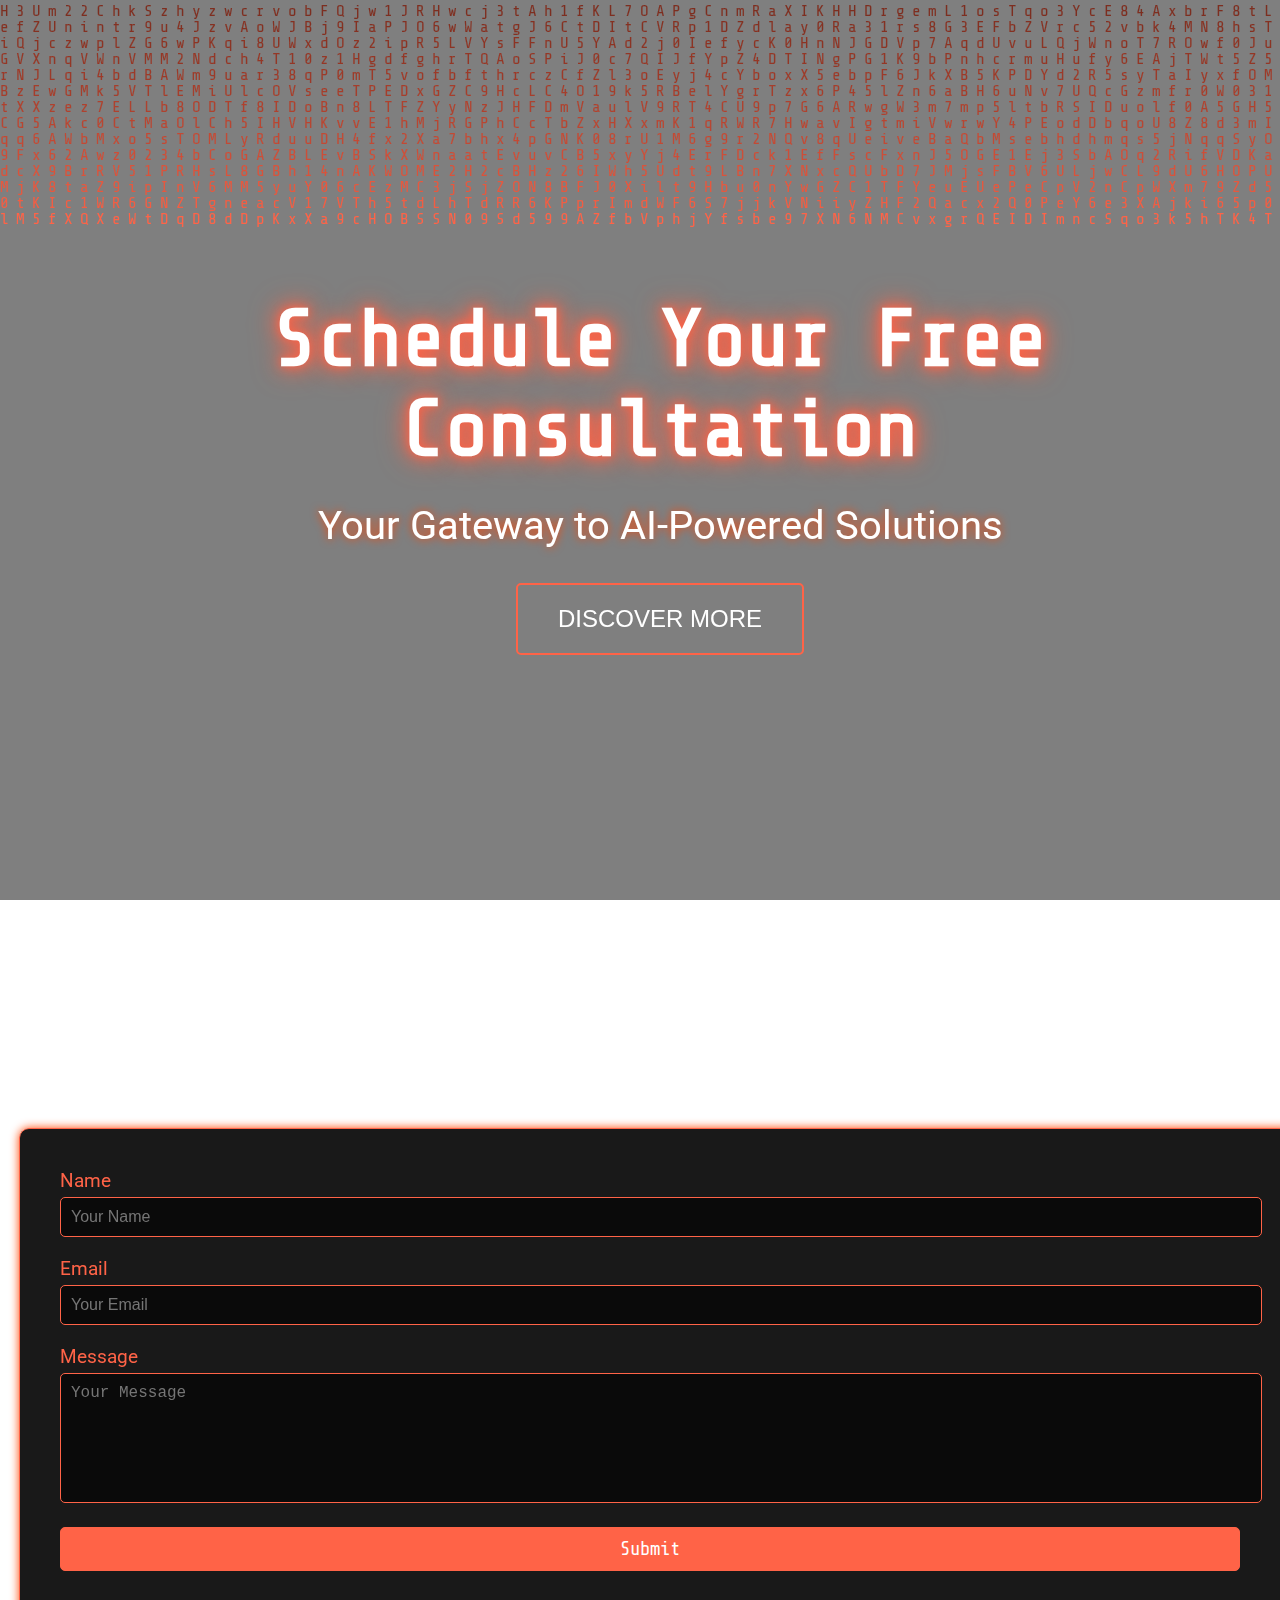
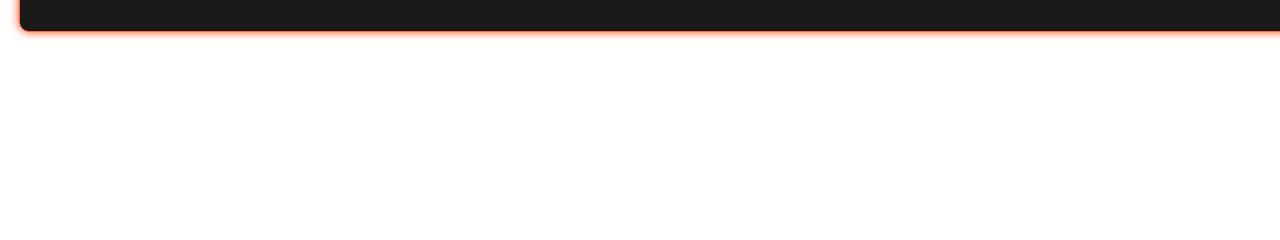
<file: schedule-consultation.html>
<!DOCTYPE html>
<html lang="en">
<head>
    <meta charset="UTF-8">
    <meta name="viewport" content="width=device-width, initial-scale=1.0">
    <title>Schedule Consultation - Techtuality AI</title>
    <link href="https://fonts.googleapis.com/css2?family=Roboto:wght@400;700&family=Share+Tech+Mono&display=swap" rel="stylesheet">
    <style>
        body {
            margin: 0;
            font-family: 'Roboto', sans-serif;
            overflow-x: hidden;
            color: white;
        }

        .section {
            width: 100vw;
            min-height: 100vh;
            display: flex;
            flex-direction: column;
            justify-content: center;
            align-items: center;
            position: relative;
            padding: 10px 20px;
        }

        #content {
            position: relative;
            z-index: 2;
            text-align: center;
        }

        h1 {
            font-family: 'Share Tech Mono', monospace;
            font-size: 5rem;
            text-shadow: 0 0 10px #ff6347, 0 0 20px #ff6347, 0 0 30px #ff6347;
            margin-bottom: 20px;
        }

        p {
            font-size: 2.5rem;
            line-height: 1.6;
            max-width: 1500px;
            margin: auto;
            text-shadow: 0 0 10px #ff4500;
        }

        canvas {
            position: fixed;
            top: 0;
            left: 0;
            width: 100%;
            height: 100%;
            z-index: 1;
        }

        form {
            background: rgba(0, 0, 0, 0.9);
            border: 1px solid #ff6347;
            border-radius: 10px;
            padding: 40px;
            width: 100%;
            max-width: 1200px;
            box-shadow: 0 0 10px #ff4500;
            position: relative;
            z-index: 2;
        }

        form label {
            font-size: 1.2rem;
            color: #ff6347;
            display: block;
            margin-bottom: 5px;
        }

        form input, form textarea, form button {
            width: calc(100% - 20px);
            font-size: 1rem;
            margin-bottom: 20px;
            padding: 10px;
            border: 1px solid #ff6347;
            border-radius: 5px;
            background: rgba(0, 0, 0, 0.6);
            color: white;
        }

        form textarea {
            resize: none;
        }

        form button {
            background: #ff6347;
            color: white;
            font-size: 1.2rem;
            font-family: 'Share Tech Mono', monospace;
            cursor: pointer;
            transition: background 0.3s;
        }

        form button:hover {
            background: #e05342;
        }

        .btn {
            background-color: transparent;
            padding: 20px 40px;
            color: #ffffff;
            border: 2px solid #ff6347;
            font-size: 1.5rem;
            cursor: pointer;
            margin: 25px;
            border-radius: 5px;
            text-transform: uppercase;
            transition: background-color 0.3s ease, color 0.3s ease;
            animation: glow 1.5s infinite alternate;
        }

        .btn:hover {
            background-color: #ff6347;
            color: rgb(0, 0, 0); 
            animation: glow 1.5s infinite alternate;
        }
        
        @keyframes glow {
            0% {
                box-shadow: 0 0 10px #ff6347, 0 0 20px #ff6347;
            }
            100% {
                box-shadow: 0 0 30px #ff6347, 0 0 50px #ff6347;
            }
        }
    </style>
</head>
<body>
    <canvas id="matrix"></canvas>

    <div class="section">
        <div id="content">
            <div class="box">
                <h1>Schedule Your Free Consultation</h1>
                <p>Your Gateway to AI-Powered Solutions</p>
            </div>
            <button class="btn" onclick="window.location.href='discover-more.html'">Discover More</button>
        </div>
    </div>

    <div class="section" id="form-section">
        <form id="consultation-form" action="https://formspree.io/f/xeoeqero" method="POST">
            <label for="name">Name</label>
            <input type="text" id="name" name="name" placeholder="Your Name" required>
            
            <label for="email">Email</label>
            <input type="email" id="email" name="email" placeholder="Your Email" required>
            
            <label for="message">Message</label>
            <textarea id="message" name="message" rows="6" placeholder="Your Message" required></textarea>
            
            <button type="submit">Submit</button>
        </form>
    </div>

    <script>
        const canvas = document.getElementById('matrix');
        const ctx = canvas.getContext('2d');

        canvas.width = window.innerWidth;
        canvas.height = window.innerHeight;

        const letters = "abcdefghijklmnopqrstuvwxyzABCDEFGHIJKLMNOPQRSTUVWXYZ0123456789";
        const fontSize = 16;
        const columns = canvas.width / fontSize;
        const drops = Array.from({ length: columns }).fill(1);

        function drawMatrix() {
            ctx.fillStyle = 'rgba(0, 0, 0, 0.05)';
            ctx.fillRect(0, 0, canvas.width, canvas.height);

            ctx.fillStyle = '#ff6347'; // Tomato Red
            ctx.font = `${fontSize}px 'Share Tech Mono'`;

            drops.forEach((y, i) => {
                const text = letters.charAt(Math.floor(Math.random() * letters.length));
                ctx.fillText(text, i * fontSize, y * fontSize);

                if (y * fontSize > canvas.height && Math.random() > 0.975) {
                    drops[i] = 0;
                }

                drops[i]++;
            });
        }

        setInterval(drawMatrix, 50);
    </script>
</body>
</html>
</file>
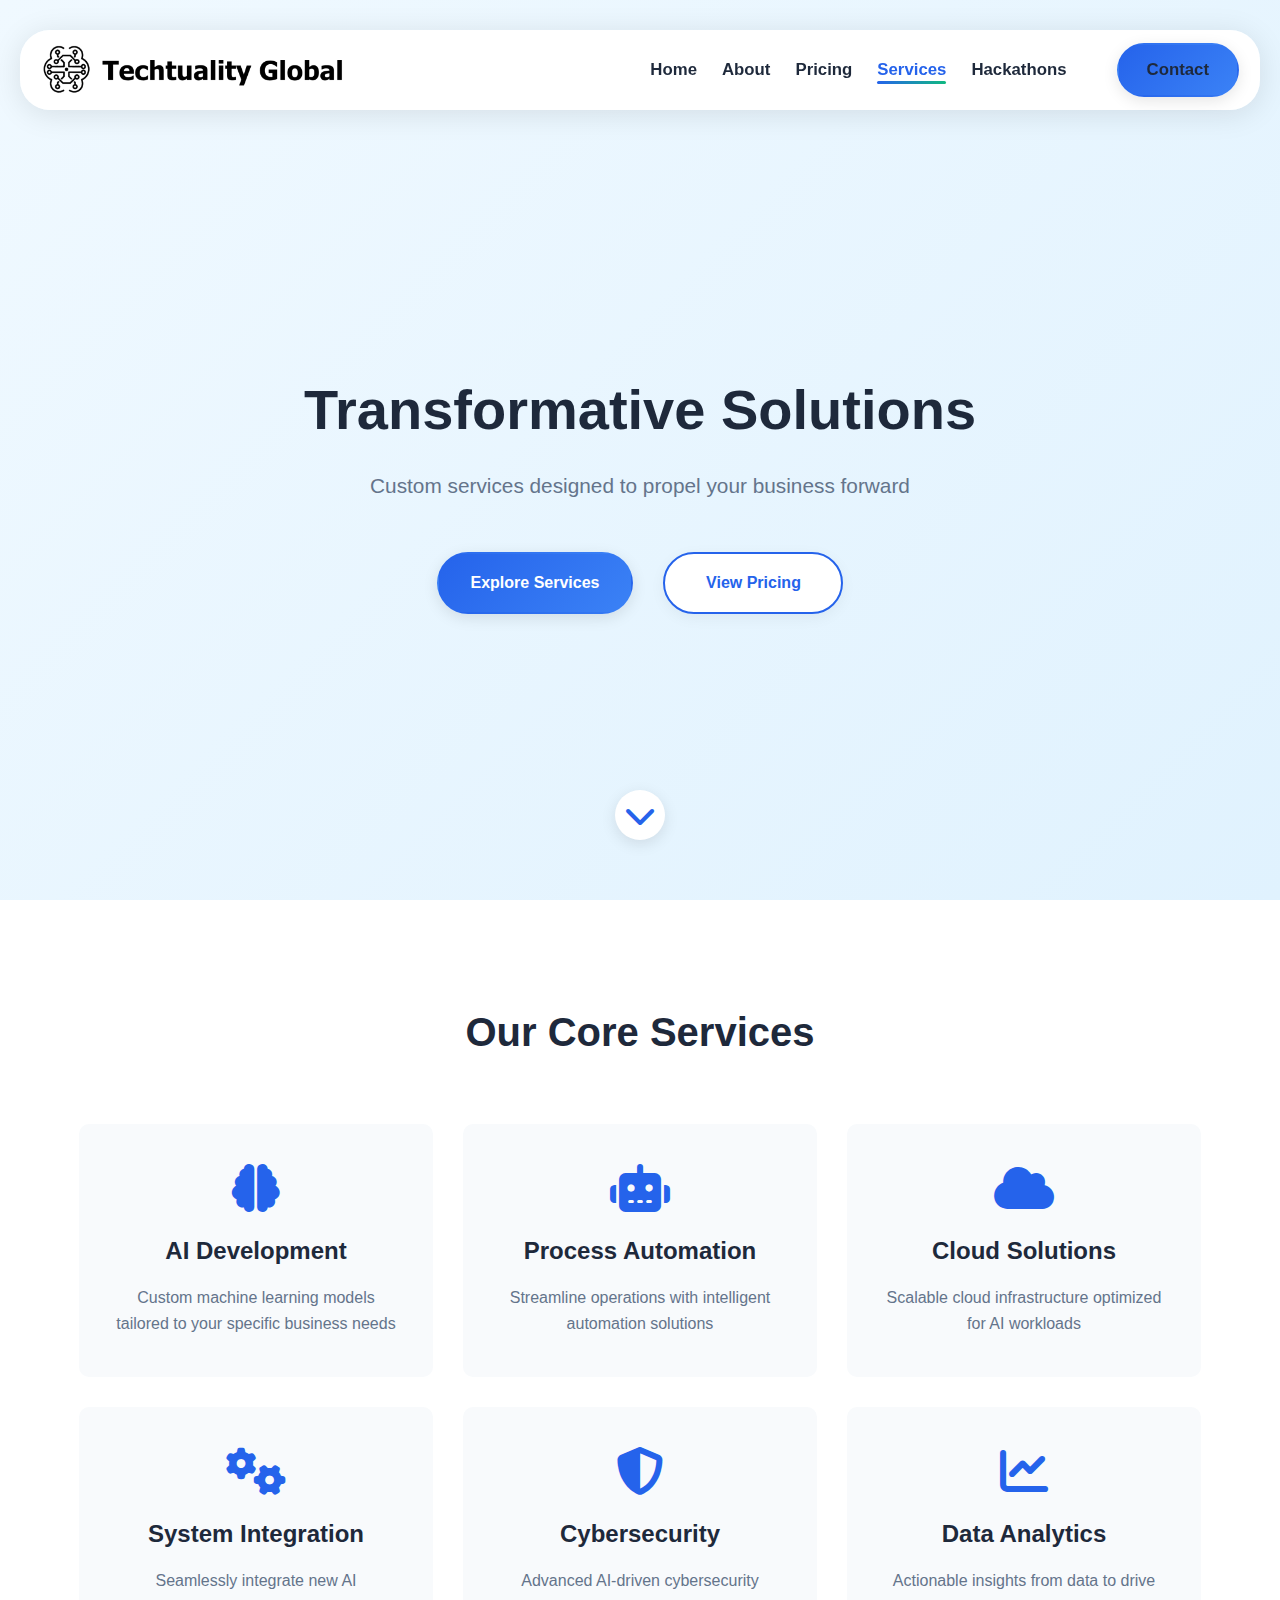
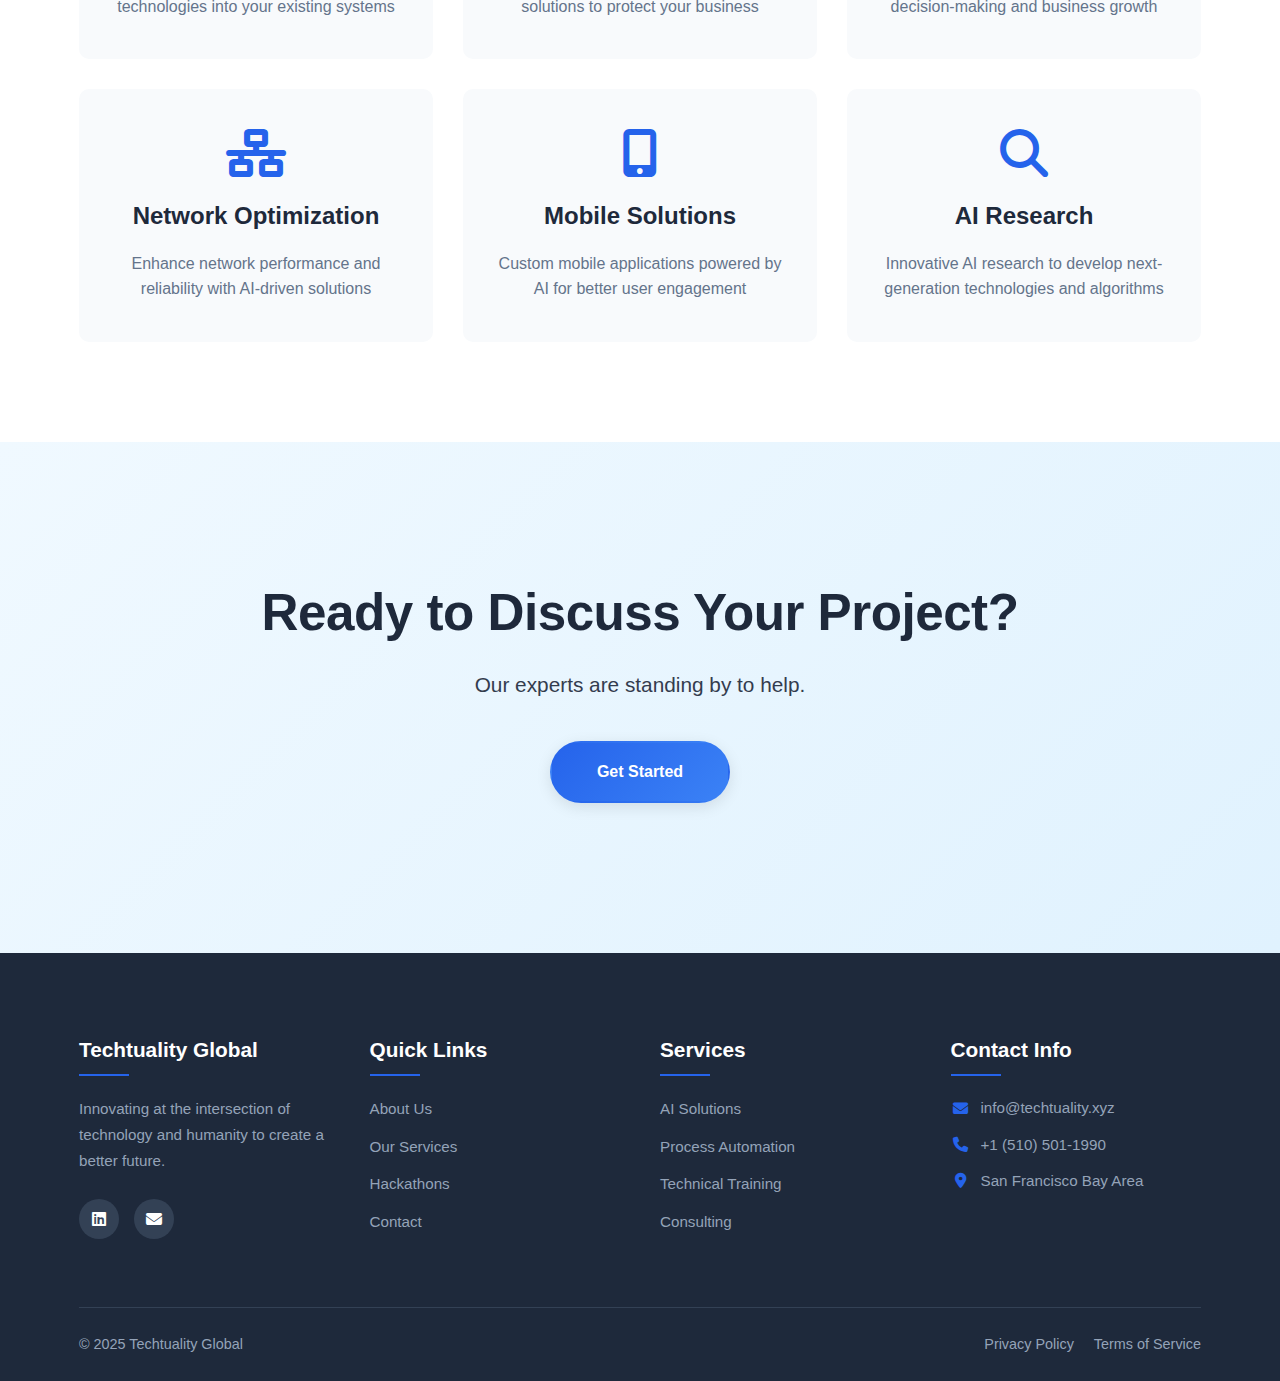
<file: services.html>
<!DOCTYPE html>
<html lang="en">
<head>
    <meta charset="UTF-8">
    <meta name="viewport" content="width=device-width, initial-scale=1.0">
    <meta name="description" content="Techtuality Global is at the forefront of innovation with AI and automation while transforming businesses and industries across the world.">
    <meta property="og:title" content="Techtuality Global - Transformative Solutions">
    <meta property="og:description" content="Techtuality Global is at the forefront of innovation with AI and automation while transforming businesses and industries across the world.">
    <meta property="og:image" content="https://www.techtuality.xyz/images/TechtualityGlobal.png">
    <meta property="og:url" content="https://www.techtuality.xyz">
    <meta property="og:type" content="website">
    <meta name="twitter:card" content="summary_large_image">
    <meta name="twitter:title" content="Techtuality Global - Transformative Solutions">
    <meta name="twitter:description" content="Techtuality Global is at the forefront of innovation with AI and automation while transforming businesses and industries across the world.">
    <meta name="twitter:image" content="https://www.techtuality.xyz/images/TechtualityGlobal.png">
    <meta name="twitter:creator" content="@TechtualityGlobal">
    <title>Techtuality Global - Transformative Solutions</title>
    <link rel="icon" href="images/TechtualityGlobal.png" type="image/png">
    <link rel="stylesheet" href="styles.css">
    <link rel="stylesheet" href="https://cdnjs.cloudflare.com/ajax/libs/font-awesome/6.4.0/css/all.min.css">
    <link href="https://fonts.googleapis.xyz/css2?family=Roboto:wght@400;500;700&display=swap" rel="stylesheet">
</head>
<body>
    <!-- Header Section -->
    <header class="header">
        <div class="container">
            <div class="logo">
                <a href="index.html">
                    <img src="images/Header.png" alt="Techtuality Global Logo">
                </a>
            </div>
            <nav class="navbar">
                <ul>
                    <li><a href="index.html">Home</a></li>
                    <li><a href="about.html">About</a></li>
                    <li><a href="pricing.html">Pricing</a></li>
                    <li><a href="services.html" class="active">Services</a></li>
                    <li><a href="hackathons.html">Hackathons</a></li>
                    <li class="header-contact"><a href="https://calendly.com/techtuality-info/30min" class="btn btn-contact" target="_blank">Contact</a></li>
                </ul>
            </nav>
            <button class="mobile-menu">
                <span></span>
                <span></span>
                <span></span>
            </button>
        </div>
    </header>

    <!-- Hero Section (Same as Homepage) -->
    <section class="hero">
        <div class="container">
            <div class="hero-content">
                <h1>Transformative Solutions</h1>
                <p>Custom services designed to propel your business forward</p>
                <div class="hero-buttons">
                    <a href="#our-services" class="btn btn-primary">Explore Services</a>
                    <a href="pricing.html" class="btn btn-secondary">View Pricing</a>
                </div>
            </div>
        </div>
        <div class="scroll-down" onclick="document.querySelector('#our-services').scrollIntoView({ behavior: 'smooth' })">
            <i class="fas fa-chevron-down"></i>
        </div>
    </section>

    <!-- Services Section -->
    <section id="our-services" class="about-teaser">
        <div class="container">
            <div class="section-header">
                <h2>Our Core Services</h2>
            </div>
            <div class="about-grid">
                <div class="about-card">
                    <i class="fas fa-brain"></i>
                    <h3>AI Development</h3>
                    <p>Custom machine learning models tailored to your specific business needs</p>
                </div>
                <div class="about-card">
                    <i class="fas fa-robot"></i>
                    <h3>Process Automation</h3>
                    <p>Streamline operations with intelligent automation solutions</p>
                </div>
                <div class="about-card">
                    <i class="fas fa-cloud"></i>
                    <h3>Cloud Solutions</h3>
                    <p>Scalable cloud infrastructure optimized for AI workloads</p>
                </div>
                <!-- Additional Core Services -->
                <div class="about-card">
                    <i class="fas fa-cogs"></i>
                    <h3>System Integration</h3>
                    <p>Seamlessly integrate new AI technologies into your existing systems</p>
                </div>
                <div class="about-card">
                    <i class="fas fa-shield-alt"></i>
                    <h3>Cybersecurity</h3>
                    <p>Advanced AI-driven cybersecurity solutions to protect your business</p>
                </div>
                <div class="about-card">
                    <i class="fas fa-chart-line"></i>
                    <h3>Data Analytics</h3>
                    <p>Actionable insights from data to drive decision-making and business growth</p>
                </div>
                <!-- New Services -->
                <div class="about-card">
                    <i class="fas fa-network-wired"></i>
                    <h3>Network Optimization</h3>
                    <p>Enhance network performance and reliability with AI-driven solutions</p>
                </div>
                <div class="about-card">
                    <i class="fas fa-mobile-alt"></i>
                    <h3>Mobile Solutions</h3>
                    <p>Custom mobile applications powered by AI for better user engagement</p>
                </div>
                <div class="about-card">
                    <i class="fas fa-search"></i>
                    <h3>AI Research</h3>
                    <p>Innovative AI research to develop next-generation technologies and algorithms</p>
                </div>
            </div>
        </div>
    </section>

    <!-- CTA Section (Same as Homepage) -->
    <section class="cta">
        <div class="container">
            <h2>Ready to Discuss Your Project?</h2>
            <p>Our experts are standing by to help.</p>
            <a href="https://calendly.com/techtuality-info/30min" class="btn btn-primary" target="_blank">Get Started</a>
        </div>
    </section>

<!-- Footer Section -->
<footer class="footer">
    <div class="container">
        <div class="footer-grid">
            <div class="footer-col">
                <h3 class="footer-company-name">Techtuality Global</h3>
                <p>Innovating at the intersection of technology and humanity to create a better future.</p>
                <div class="social-links">
                    <a href="https://www.linkedin.com/company/techtuality-systems/?viewAsMember=true" target="_blank"><i class="fab fa-linkedin"></i></a>
                    <a href="mailto:info@techtuality.xyz"><i class="fas fa-envelope"></i></a>
                </div>
            </div>
            <div class="footer-col">
                <h3>Quick Links</h3>
                <ul>
                    <li><a href="about.html">About Us</a></li>
                    <li><a href="services.html">Our Services</a></li>
                    <li><a href="hackathons.html">Hackathons</a></li>
                    <li><a href="https://calendly.com/techtuality-info/30min" target="_blank">Contact</a></li>
                </ul>
            </div>
            <div class="footer-col">
                <h3>Services</h3>
                <ul>
                    <li><a href="services.html">AI Solutions</a></li>
                    <li><a href="services.html">Process Automation</a></li>
                    <li><a href="services.html">Technical Training</a></li>
                    <li><a href="services.html">Consulting</a></li>
                </ul>
            </div>
            <div class="footer-col">
                <h3>Contact Info</h3>
                <ul class="contact-info">
                    <li><i class="fas fa-envelope"></i> info@techtuality.xyz</li>
                    <li><i class="fas fa-phone"></i> +1 (510) 501-1990</li>
                    <li><i class="fas fa-map-marker-alt"></i> San Francisco Bay Area</li>
                </ul>
            </div>
        </div>
        <div class="footer-bottom">
            <p>&copy; 2025 Techtuality Global</p>
            <div class="footer-links">
                <a href="privacy.html">Privacy Policy</a>
                <a href="terms.html">Terms of Service</a>
            </div>
        </div>
    </div>
</footer>

    <script src="scripts.js"></script>
</body>
</html>
</file>
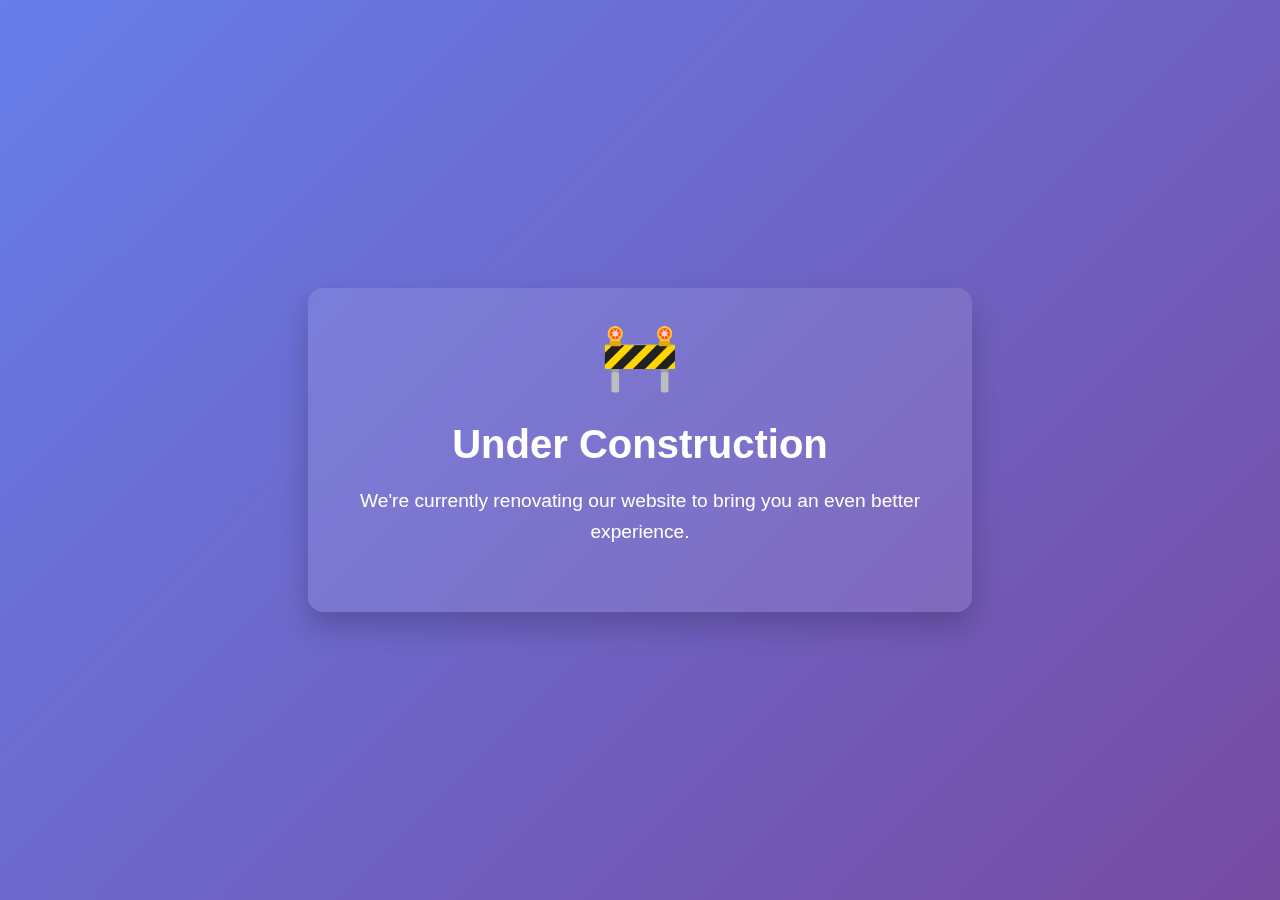
<file: temp.html>
<!DOCTYPE html>
<html lang="en">
<head>
    <meta charset="UTF-8">
    <meta name="viewport" content="width=device-width, initial-scale=1.0">
    <title>Website Under Renovation</title>
    <style>
        body {
            margin: 0;
            padding: 0;
            font-family: 'Arial', sans-serif;
            background: linear-gradient(135deg, #667eea 0%, #764ba2 100%);
            color: white;
            height: 100vh;
            display: flex;
            justify-content: center;
            align-items: center;
            text-align: center;
            overflow: hidden;
        }
        
        .container {
            max-width: 600px;
            padding: 2rem;
            background-color: rgba(255, 255, 255, 0.1);
            backdrop-filter: blur(10px);
            border-radius: 15px;
            box-shadow: 0 15px 30px rgba(0, 0, 0, 0.2);
            animation: fadeIn 1s ease-in-out;
        }
        
        h1 {
            font-size: 2.5rem;
            margin-bottom: 1rem;
        }
        
        p {
            font-size: 1.2rem;
            line-height: 1.6;
            margin-bottom: 2rem;
        }
        
        .icon {
            font-size: 4rem;
            margin-bottom: 1.5rem;
            animation: bounce 2s infinite;
        }
        
        @keyframes fadeIn {
            from { opacity: 0; transform: translateY(20px); }
            to { opacity: 1; transform: translateY(0); }
        }
        
        @keyframes bounce {
            0%, 20%, 50%, 80%, 100% { transform: translateY(0); }
            40% { transform: translateY(-20px); }
            60% { transform: translateY(-10px); }
        }
        
        .social-links {
            display: flex;
            justify-content: center;
            gap: 1rem;
        }
        
        .social-links a {
            color: white;
            font-size: 1.5rem;
            transition: transform 0.3s;
        }
        
        .social-links a:hover {
            transform: scale(1.2);
        }
    </style>
</head>
<body>
    <div class="container">
        <div class="icon">🚧</div>
        <h1>Under Construction</h1>
        <p>We're currently renovating our website to bring you an even better experience.</p>
        </div>
    </div>
</body>
</html>
</file>
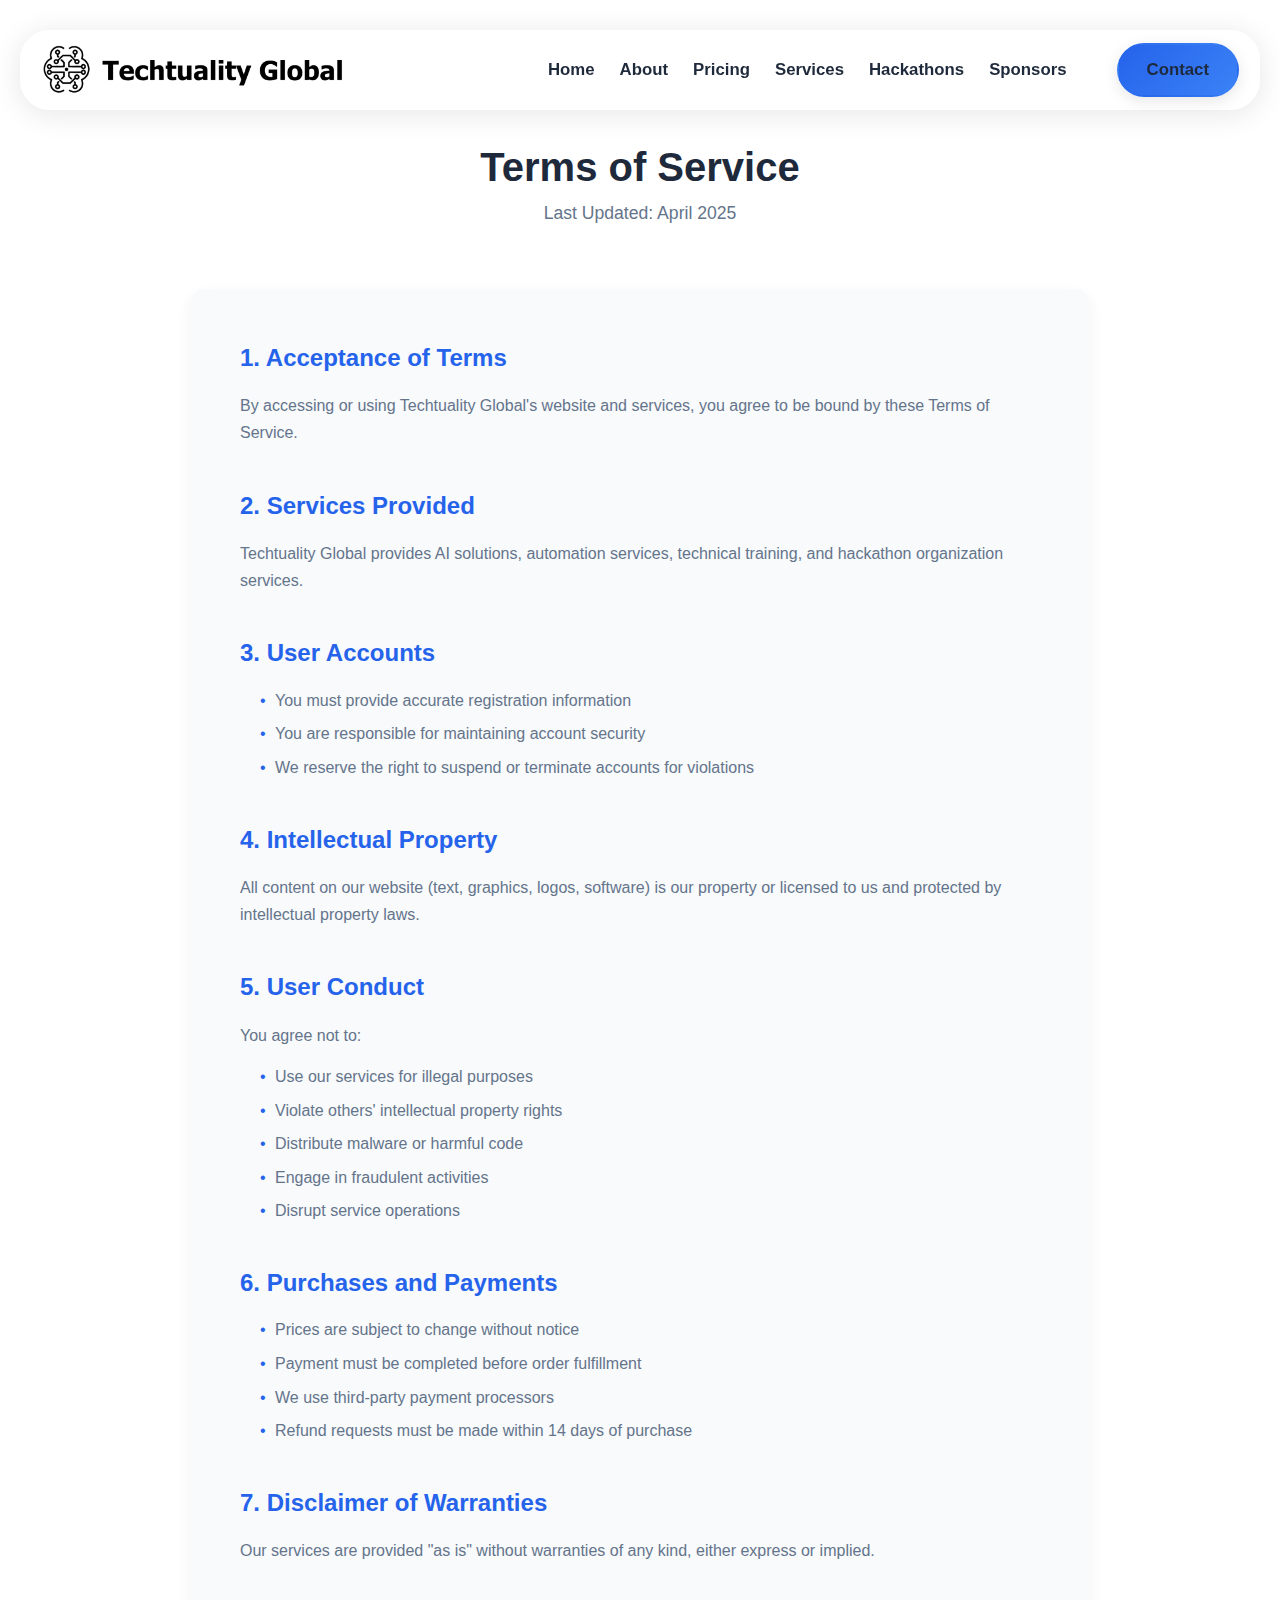
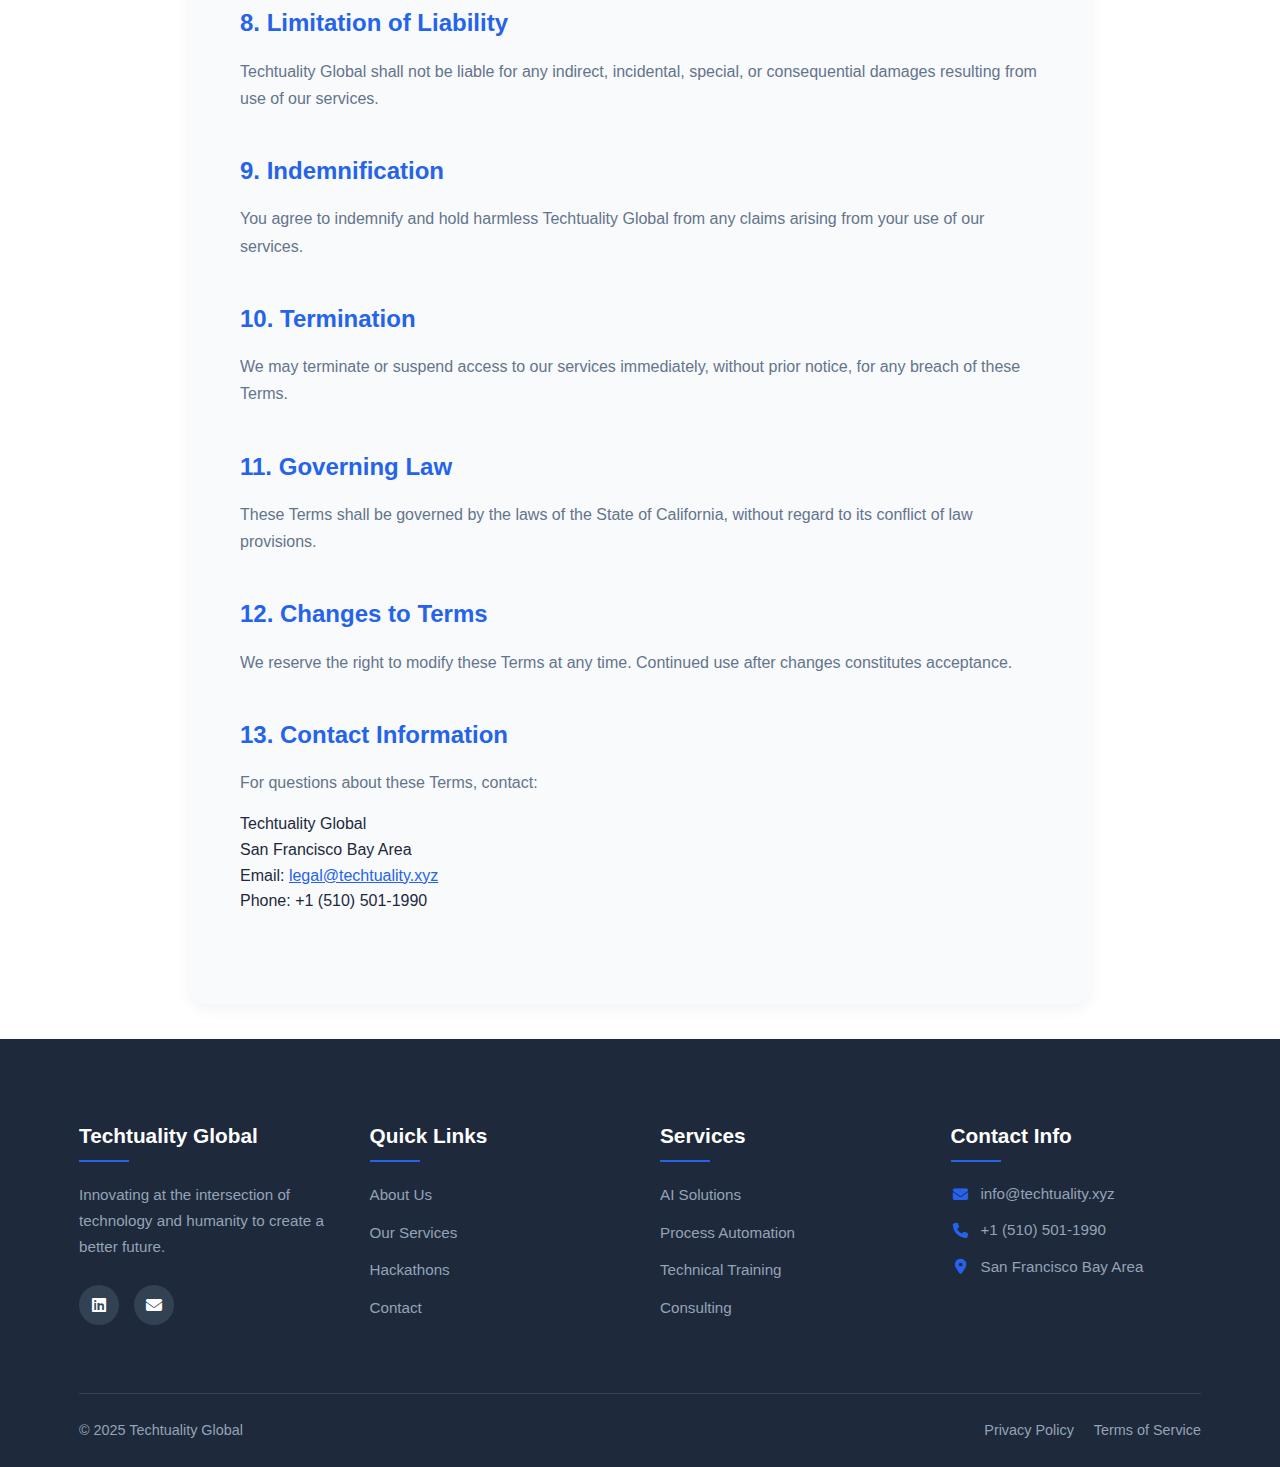
<file: terms.html>
<!DOCTYPE html>
<html lang="en">
<head>
    <meta charset="UTF-8">
    <meta name="viewport" content="width=device-width, initial-scale=1.0">
    <meta name="description" content="Techtuality Global is at the forefront of innovation with AI and automation while transforming businesses and industries across the world.">
    <meta property="og:title" content="Techtuality Global - Terms & Conditions">
    <meta property="og:description" content="Techtuality Global is at the forefront of innovation with AI and automation while transforming businesses and industries across the world.">
    <meta property="og:image" content="https://www.techtuality.xyz/images/TechtualityGlobal.png">
    <meta property="og:url" content="https://www.techtuality.xyz">
    <meta property="og:type" content="website">
    <meta name="twitter:card" content="summary_large_image">
    <meta name="twitter:title" content="Techtuality Global - Terms & Conditions">
    <meta name="twitter:description" content="Techtuality Global is at the forefront of innovation with AI and automation while transforming businesses and industries across the world.">
    <meta name="twitter:image" content="https://www.techtuality.xyz/images/TechtualityGlobal.png">
    <meta name="twitter:creator" content="@TechtualityGlobal">
    <title>Techtuality Global - Terms & Conditions</title>
    <link rel="icon" href="images/TechtualityGlobal.png" type="image/png">
    <link rel="stylesheet" href="styles.css">
    <link rel="stylesheet" href="https://cdnjs.cloudflare.com/ajax/libs/font-awesome/6.4.0/css/all.min.css">
    <link href="https://fonts.googleapis.xyz/css2?family=Roboto:wght@400;500;700&display=swap" rel="stylesheet">
</head>
<body>
    <!-- Header Section -->
    <header class="header">
        <div class="container">
            <div class="logo">
                <a href="index.html">
                    <img src="images/Header.png" alt="Techtuality Global Logo">
                </a>
            </div>
            <nav class="navbar">
                <ul>
                    <li><a href="index.html">Home</a></li>
                    <li><a href="about.html">About</a></li>
                    <li><a href="pricing.html">Pricing</a></li>
                    <li><a href="services.html">Services</a></li>
                    <li><a href="hackathons.html">Hackathons</a></li>
                    <li><a href="sponsors.html">Sponsors</a></li>
                    <li class="header-contact"><a href="https://calendly.com/techtuality-info/30min" class="btn btn-contact" target="_blank">Contact</a></li>
                </ul>
            </nav>
            <button class="mobile-menu">
                <span></span>
                <span></span>
                <span></span>
            </button>
        </div>
    </header>

    <!-- Terms of Service Content -->
    <section class="terms-of-service">
        <div class="container">
            <div class="section-header">
                <h2>Terms of Service</h2>
                <p>Last Updated: April 2025</p>
            </div>
            
            <div class="terms-content">
                <div class="terms-section">
                    <h3>1. Acceptance of Terms</h3>
                    <p>By accessing or using Techtuality Global's website and services, you agree to be bound by these Terms of Service.</p>
                </div>
                
                <div class="terms-section">
                    <h3>2. Services Provided</h3>
                    <p>Techtuality Global provides AI solutions, automation services, technical training, and hackathon organization services.</p>
                </div>
                
                <div class="terms-section">
                    <h3>3. User Accounts</h3>
                    <ul>
                        <li>You must provide accurate registration information</li>
                        <li>You are responsible for maintaining account security</li>
                        <li>We reserve the right to suspend or terminate accounts for violations</li>
                    </ul>
                </div>
                
                <div class="terms-section">
                    <h3>4. Intellectual Property</h3>
                    <p>All content on our website (text, graphics, logos, software) is our property or licensed to us and protected by intellectual property laws.</p>
                </div>
                
                <div class="terms-section">
                    <h3>5. User Conduct</h3>
                    <p>You agree not to:</p>
                    <ul>
                        <li>Use our services for illegal purposes</li>
                        <li>Violate others' intellectual property rights</li>
                        <li>Distribute malware or harmful code</li>
                        <li>Engage in fraudulent activities</li>
                        <li>Disrupt service operations</li>
                    </ul>
                </div>
                
                <div class="terms-section">
                    <h3>6. Purchases and Payments</h3>
                    <ul>
                        <li>Prices are subject to change without notice</li>
                        <li>Payment must be completed before order fulfillment</li>
                        <li>We use third-party payment processors</li>
                        <li>Refund requests must be made within 14 days of purchase</li>
                    </ul>
                </div>
                
                <div class="terms-section">
                    <h3>7. Disclaimer of Warranties</h3>
                    <p>Our services are provided "as is" without warranties of any kind, either express or implied.</p>
                </div>
                
                <div class="terms-section">
                    <h3>8. Limitation of Liability</h3>
                    <p>Techtuality Global shall not be liable for any indirect, incidental, special, or consequential damages resulting from use of our services.</p>
                </div>
                
                <div class="terms-section">
                    <h3>9. Indemnification</h3>
                    <p>You agree to indemnify and hold harmless Techtuality Global from any claims arising from your use of our services.</p>
                </div>
                
                <div class="terms-section">
                    <h3>10. Termination</h3>
                    <p>We may terminate or suspend access to our services immediately, without prior notice, for any breach of these Terms.</p>
                </div>
                
                <div class="terms-section">
                    <h3>11. Governing Law</h3>
                    <p>These Terms shall be governed by the laws of the State of California, without regard to its conflict of law provisions.</p>
                </div>
                
                <div class="terms-section">
                    <h3>12. Changes to Terms</h3>
                    <p>We reserve the right to modify these Terms at any time. Continued use after changes constitutes acceptance.</p>
                </div>
                
                <div class="terms-section">
                    <h3>13. Contact Information</h3>
                    <p>For questions about these Terms, contact:</p>
                    <address>
                        Techtuality Global<br>
                        San Francisco Bay Area<br>
                        Email: <a href="mailto:legal@techtuality.xyz">legal@techtuality.xyz</a><br>
                        Phone: +1 (510) 501-1990
                    </address>
                </div>
            </div>
        </div>
    </section>

    <!-- Footer Section -->
    <footer class="footer">
        <div class="container">
            <div class="footer-grid">
                <div class="footer-col">
                    <h3 class="footer-company-name">Techtuality Global</h3>
                    <p>Innovating at the intersection of technology and humanity to create a better future.</p>
                    <div class="social-links">
                        <a href="https://www.linkedin.com/company/techtuality-systems/?viewAsMember=true" target="_blank"><i class="fab fa-linkedin"></i></a>
                        <a href="mailto:info@techtuality.xyz"><i class="fas fa-envelope"></i></a>
                    </div>
                </div>
                <div class="footer-col">
                    <h3>Quick Links</h3>
                    <ul>
                        <li><a href="about.html">About Us</a></li>
                        <li><a href="services.html">Our Services</a></li>
                        <li><a href="hackathons.html">Hackathons</a></li>
                        <li><a href="https://calendly.com/techtuality-info/30min" target="_blank">Contact</a></li>
                    </ul>
                </div>
                <div class="footer-col">
                    <h3>Services</h3>
                    <ul>
                        <li><a href="services.html">AI Solutions</a></li>
                        <li><a href="services.html">Process Automation</a></li>
                        <li><a href="services.html">Technical Training</a></li>
                        <li><a href="services.html">Consulting</a></li>
                    </ul>
                </div>
                <div class="footer-col">
                    <h3>Contact Info</h3>
                    <ul class="contact-info">
                        <li><i class="fas fa-envelope"></i> info@techtuality.xyz</li>
                        <li><i class="fas fa-phone"></i> +1 (510) 501-1990</li>
                        <li><i class="fas fa-map-marker-alt"></i> San Francisco Bay Area</li>
                    </ul>
                </div>
            </div>
            <div class="footer-bottom">
                <p>&copy; 2025 Techtuality Global</p>
                <div class="footer-links">
                    <a href="privacy.html">Privacy Policy</a>
                    <a href="terms.html">Terms of Service</a>
                </div>
            </div>
        </div>
    </footer>

    <script src="scripts.js"></script>
</body>
</html>
</file>
<file: styles.css>
/* Global Styles */
:root {
    --primary-color: #2563eb;
    --primary-dark: #1d4ed8;
    --secondary-color: #10b981;
    --dark-color: #1e293b;
    --light-color: #f8fafc;
    --gray-color: #64748b;
    --light-gray: #e2e8f0;
    --font-main: 'Segoe UI', Tahoma, Geneva, Verdana, sans-serif;
}

* {
    margin: 0;
    padding: 0;
    box-sizing: border-box;
}

html {
    scroll-behavior: smooth;
}

body {
    font-family: var(--font-main);
    color: var(--dark-color);
    line-height: 1.6;
    background-color: #ffffff;
    padding-top: 100px; /* Increased to compensate for larger header */
}

a {
    text-decoration: none;
    color: inherit;
}

ul {
    list-style: none;
}

img {
    max-width: 100%;
    height: auto;
}

.container {
    width: 90%;
    max-width: 1200px;
    margin: 0 auto;
    padding: 0 15px;
}

/* ===================== */
/* Enhanced Button Styles */
/* ===================== */
.btn {
    display: inline-flex;
    align-items: center;
    justify-content: center;
    padding: 16px 32px;
    border-radius: 50px;
    font-weight: 600;
    transition: all 0.4s cubic-bezier(0.175, 0.885, 0.32, 1.275);
    position: relative;
    overflow: hidden;
    border: none;
    cursor: pointer;
    box-shadow: 0 4px 15px rgba(0, 0, 0, 0.1);
    z-index: 1;
    min-width: 180px;
    text-align: center;
    font-size: 1rem;
    margin: 10px 5px;
}

.btn::before {
    content: '';
    position: absolute;
    top: 0;
    left: -100%;
    width: 100%;
    height: 100%;
    background: linear-gradient(90deg, transparent, rgba(255, 255, 255, 0.3), transparent);
    transition: 0.5s;
    z-index: -1;
}

.btn:hover::before {
    left: 100%;
}

.btn-primary {
    background: linear-gradient(135deg, var(--primary-color) 0%, #3b82f6 100%);
    color: white;
    border: 2px solid transparent;
}

.btn-primary:hover {
    transform: translateY(-3px) scale(1.02);
    box-shadow: 0 8px 25px rgba(59, 130, 246, 0.4);
}

.btn-secondary {
    background: white;
    color: var(--primary-color);
    border: 2px solid var(--primary-color);
    box-shadow: 0 4px 15px rgba(0, 0, 0, 0.05);
}

.btn-secondary:hover {
    background: var(--primary-color);
    color: white;
    transform: translateY(-3px);
    box-shadow: 0 8px 25px rgba(59, 130, 246, 0.2);
}

.btn-contact {
    background: linear-gradient(135deg, var(--primary-color) 0%, #3b82f6 100%);
    color: black; /* Black text as requested */
    border: 2px solid transparent;
}

.btn-contact:hover {
    transform: translateY(-3px) scale(1.02);
    box-shadow: 0 8px 25px rgba(59, 130, 246, 0.4);
    color: black !important; /* Ensures text stays black on hover */
    background: linear-gradient(135deg, var(--primary-color) 0%, #3b82f6 100%); /* Same gradient on hover */
}

/* Section Headers */
.section-header {
    text-align: center;
    margin-bottom: 60px;
    position: relative;
}

.section-header h2 {
    font-size: 2.5rem;
    margin-bottom: 10;
    color: var(--dark-color);
    position: relative;
    display: inline-block;
}

.partners .section-header h2::after {
    content: '';
    position: absolute;
    bottom: -10px;
    left: 50%;
    transform: translateX(-50%);
    width: 80px;
    height: 4px;
    border-radius: 2px;
}

.section-header p {
    font-size: 1.1rem;
    color: var(--gray-color);
    max-width: 700px;
    margin: 0 auto;
    line-height: 1.7;
}

/* Special Contact Section Header */
.contact-header {
    text-align: center;
    margin-bottom: 60px;
}

.contact-header h2 {
    font-size: 2.8rem;
    margin-bottom: 20px;
    color: var(--primary-color);
    position: relative;
}

.contact-header h2::after {
    content: '';
    position: absolute;
    bottom: -15px;
    left: 50%;
    transform: translateX(-50%);
    width: 120px;
    height: 5px;
    background: linear-gradient(90deg, var(--primary-color), var(--secondary-color));
    border-radius: 3px;
}

.contact-header p {
    font-size: 1.2rem;
    color: var(--gray-color);
    max-width: 700px;
    margin: 30px auto 0;
}

/* Updated Header Styles */
.header {
    background-color: rgba(255, 255, 255, 0.98);
    box-shadow: 0 4px 30px rgba(0, 0, 0, 0.1);
    position: fixed;
    width: calc(100% - 40px);
    max-width: 1350px;
    left: 50%;
    transform: translateX(-50%);
    top: 30px;
    z-index: 1000;
    padding: 0 20px; /* Increased side padding */
    transition: all 0.3s ease;
    backdrop-filter: blur(10px);
    -webkit-backdrop-filter: blur(10px);
    border-radius: 30px;
    border: 1px solid rgba(255, 255, 255, 0.3);
    height: 80px;
    display: flex;
    align-items: center;
}

.header .container {
    display: flex;
    justify-content: space-between;
    align-items: center;
    width: 100%;
    max-width: none; /* Remove max-width constraint */
    padding: 0;
}

/* Logo adjustments */
.logo {
    margin-left: 0px !important; /* Pull logo further left */
    flex-shrink: 0; /* Prevent logo from shrinking */
}

.logo img {
    height: 72px;
    margin-top: 10px;
    margin-right: 0; /* Remove previous margin */
}

/* Navigation adjustments */
.navbar {
    margin-left: auto; /* Push nav to right */
}

.navbar ul {
    display: flex;
    gap: 25px;
    align-items: center;
    padding-right: 10px; /* Add some right padding */
}

/* Contact button adjustments */
.header-contact {
    margin-left: 20px;
    margin-right: -15px; /* Pull button further right */
}

.header-contact .btn {
    padding: 12px 28px;
    min-width: auto;
}

/* When scrolled */
.header.scrolled {
    top: 5px;
    width: calc(100% - 20px);
    height: 60px;
    border-radius: 25px;
}

.header.scrolled .logo img {
    height: 50px; /* Smaller logo when scrolled */
}

/* Mobile menu adjustment */
.mobile-menu {
    margin-right: 10px;
}

@media (max-width: 768px) {
    .logo img {
        height: 50px; /* Slightly smaller on mobile */
    }
}

.navbar ul {
    display: flex;
    gap: 25px;
    align-items: center;
}

.navbar a {
    font-weight: 600;
    color: var(--dark-color);
    transition: all 0.3s ease;
    position: relative;
    font-size: 1.05rem;
    padding: 5px 0;
}

.navbar a:hover {
    color: var(--primary-color);
}

.navbar a.active {
    color: var(--primary-color);
}

.navbar a.active::after {
    content: '';
    position: absolute;
    bottom: 0;
    left: 0;
    width: 100%;
    height: 3px;
    background: linear-gradient(90deg, var(--primary-color), var(--secondary-color));
    border-radius: 3px;
}

/* Header Contact Button */
.header-contact {
    margin-left: 20px;
}

.header-contact .btn {
    padding: 12px 28px;
    min-width: auto;
}

.mobile-menu {
    display: none;
    background: transparent;
    border: none;
    width: 40px;
    height: 40px;
    position: relative;
    cursor: pointer;
    padding: 0;
    z-index: 1001;
}

.mobile-menu span {
    display: block;
    width: 24px;
    height: 2px;
    background: var(--dark-color);
    position: absolute;
    left: 8px;
    transition: all 0.3s ease;
}

.mobile-menu span:nth-child(1) {
    top: 14px;
}
.mobile-menu span:nth-child(2) {
    top: 20px;
}
.mobile-menu span:nth-child(3) {
    top: 26px;
}

.mobile-menu.active span:nth-child(1) {
    transform: rotate(45deg);
    top: 20px;
}
.mobile-menu.active span:nth-child(2) {
    opacity: 0;
}
.mobile-menu.active span:nth-child(3) {
    transform: rotate(-45deg);
    top: 20px;
}

/* Full-Page Hero Section */
.hero {
    background: linear-gradient(135deg, #f0f9ff 0%, #e0f2fe 100%);
    height: 100vh;
    min-height: 800px;
    display: flex;
    align-items: center;
    justify-content: center;
    text-align: center;
    position: relative;
    padding: 0;
    margin-top: -100px;
    padding-top: 100px;
    box-sizing: border-box;
}

.hero-content {
    max-width: 1000px;
    margin: 0 auto;
    padding: 0 20px;
}

.hero-content h1 {
    font-size: 3.5rem;
    margin-bottom: 25px;
    line-height: 1.2;
    color: var(--dark-color);
}

.hero-content p {
    font-size: 1.3rem;
    color: var(--gray-color);
    max-width: 700px;
    margin: 0 auto 40px;
}

.hero-buttons {
    display: flex;
    gap: 20px;
    justify-content: center;
    margin-top: 40px;
    flex-wrap: wrap;
}

/* Featured Hackathon Section */
.featured-hackathon {
    padding: 100px 0;
    background-color: #f8fafc;
}

.featured-hackathon .container {
    max-width: 1200px;
}

.hackathon-card {
    background: white;
    border-radius: 15px;
    overflow: hidden;
    box-shadow: 0 15px 30px rgba(0, 0, 0, 0.1);
    display: grid;
    grid-template-columns: 1fr 1fr;
    align-items: center;
}

.hackathon-content {
    padding: 50px;
}

.hackathon-image {
    height: 100%;
}

.hackathon-image img {
    width: 100%;
    height: 100%;
    object-fit: cover;
}

.hackathon-stats {
    display: grid;
    grid-template-columns: repeat(2, 1fr);
    gap: 20px;
    margin-top: 30px;
}

.hackathon-stat {
    background: #f0f9ff;
    padding: 20px;
    border-radius: 10px;
    text-align: center;
}

.hackathon-stat h3 {
    font-size: 2.5rem;
    color: var(--primary-color);
    margin-bottom: 5px;
    transition: all 0.5s ease;
}

.hackathon-stat p {
    color: var(--gray-color);
    font-size: 0.9rem;
}

/* Animation Classes */
.slide-in {
    opacity: 0;
    transform: translateY(50px);
    transition: all 0.8s ease;
}

.slide-in.active {
    opacity: 1;
    transform: translateY(0);
}

.count-up {
    display: inline-block;
}

/* Scroll Down Indicator */
.scroll-down {
    position: absolute;
    bottom: 60px;
    left: 50%;
    transform: translateX(-50%);
    animation: bounce 2s infinite;
    cursor: pointer;
}

.scroll-down i {
    font-size: 2rem;
    color: var(--primary-color);
    background: white;
    width: 50px;
    height: 50px;
    border-radius: 50%;
    display: flex;
    align-items: center;
    justify-content: center;
    box-shadow: 0 4px 15px rgba(0, 0, 0, 0.1);
}

@keyframes bounce {
    0%, 20%, 50%, 80%, 100% {
        transform: translateY(0) translateX(-50%);
    }
    40% {
        transform: translateY(-20px) translateX(-50%);
    }
    60% {
        transform: translateY(-10px) translateX(-50%);
    }
}

/* About Teaser Section */
.about-teaser {
    padding: 100px 0;
    background-color: white;
}

.about-grid {
    display: grid;
    grid-template-columns: repeat(auto-fit, minmax(300px, 1fr));
    gap: 30px;
}

.about-card {
    background-color: #f8fafc !important;
    border-radius: 10px;
    padding: 40px 30px;
    text-align: center;
    transition: transform 0.3s ease, box-shadow 0.3s ease;
}

.about-card:hover {
    transform: translateY(-10px);
    box-shadow: 0 10px 25px rgba(0, 0, 0, 0.1);
}

.about-card i {
    font-size: 3rem;
    color: var(--primary-color);
    margin-bottom: 20px;
}

.about-card h3 {
    font-size: 1.5rem;
    margin-bottom: 15px;
}

.about-card p {
    color: var(--gray-color);
}

/* Hackathon Spotlight Section */
.hackathon-spotlight {
    padding: 100px 0;
    background-color: #f0f9ff;
}

.spotlight-content {
    display: grid;
    grid-template-columns: 1fr 1fr;
    gap: 50px;
    align-items: center;
}

.spotlight-text h2 {
    font-size: 2.5rem;
    margin-bottom: 20px;
    color: var(--dark-color);
}

.spotlight-text .highlight {
    color: var(--primary-color);
    font-weight: 600;
    margin-bottom: 20px;
}

.spotlight-text p {
    color: var(--gray-color);
    margin-bottom: 30px;
}

.spotlight-image {
    border-radius: 10px;
    overflow: hidden;
    box-shadow: 0 10px 30px rgba(0, 0, 0, 0.1);
}

.spotlight-image img {
    width: 100%;
    height: auto;
    display: block;
}

/* Stats Section */
.stats {
    padding: 80px 0;
    background-color: var(--primary-color);
    color: white;
}

.stats .container {
    display: grid;
    grid-template-columns: repeat(auto-fit, minmax(200px, 1fr));
    gap: 30px;
    text-align: center;
}

.stat-item h3 {
    font-size: 3rem;
    margin-bottom: 10px;
}

.stat-item p {
    font-size: 1.1rem;
    opacity: 0.9;
}

/* Partners Section - Redesigned */
.partners {
    padding: 120px 0;
    background-color: #f8fafc;
    position: relative;
    overflow: hidden;
}

.partners::before {
    content: '';
    position: absolute;
    top: 0;
    left: 0;
    width: 100%;
    height: 100%;
    background: 
        radial-gradient(circle at 20% 30%, rgba(37, 99, 235, 0.03) 0%, transparent 30%),
        radial-gradient(circle at 80% 70%, rgba(16, 185, 129, 0.03) 0%, transparent 30%);
    z-index: 0;
}

.partners .container {
    position: relative;
    z-index: 1;
}

.partners .section-header h2 {
    color: var(--dark-color);
    font-size: 2.8rem;
    letter-spacing: -0.5px;
}

.partners .section-header h2::after {
    height: 5px;
    width: 100px;
}

.partners .section-header p {
    font-size: 1.2rem;
    max-width: 600px;
}

.partner-logos {
    display: grid;
    grid-template-columns: repeat(auto-fit, minmax(160px, 1fr));
    gap: 40px;
    margin-top: 70px;
    align-items: center;
}

.partner-logos img {
    height: 100px;
    width: 100%;
    object-fit: contain;
    opacity: 0.7;
    transition: all 0.4s cubic-bezier(0.175, 0.885, 0.32, 1.275);
}

.partner-logos img:hover {
    opacity: 1;
    filter: grayscale(0) contrast(1);
    transform: scale(1.1);
}

/* CTA Section - Redesigned */
.cta {
    padding: 140px 0;
    background: linear-gradient(135deg, #f0f9ff 0%, #e0f2fe 100%);
    color: var(--dark-color);
    text-align: center;
    position: relative;
    overflow: hidden;
}

.cta .container {
    position: relative;
    z-index: 2;
}

.cta h2 {
    font-size: 3.2rem;
    margin-bottom: 25px;
    line-height: 1.2;
    letter-spacing: -0.5px;
}

.cta p {
    font-size: 1.3rem;
    margin-bottom: 50px;
    max-width: 700px;
    margin-left: auto;
    margin-right: auto;
    opacity: 0.9;
}

.cta .btn {
    margin-top: -10px; /* Optional: fine-tune spacing */
}

/* Section Divider Effect */
.section-divider {
    height: 100px;
    background: linear-gradient(to bottom, #f8fafc, white);
}

/* Footer Styles */
.footer {
    background-color: var(--dark-color);
    color: white;
    padding: 80px 0 0;
}

.footer-grid {
    display: grid;
    grid-template-columns: repeat(auto-fit, minmax(250px, 1fr));
    gap: 40px;
    margin-bottom: 60px;
}

.footer-col h3 {
    font-size: 1.3rem;
    margin-bottom: 20px;
    position: relative;
    padding-bottom: 10px;
}

.footer-col h3::after {
    content: '';
    position: absolute;
    bottom: 0;
    left: 0;
    width: 50px;
    height: 2px;
    background-color: var(--primary-color);
}

/* Company Name Styling */
.footer-company-name {
    font-size: 1.5rem;
    font-weight: 700;
    margin-bottom: 20px;
    position: relative;
    padding-bottom: 15px;
    color: white;
}

.footer-company-name::after {
    content: '';
    position: absolute;
    bottom: 0;
    left: 0;
    width: 60px;
    height: 3px;
    background-color: var(--primary-color);
}

.footer-col p {
    color: #94a3b8;
    margin-bottom: 20px;
    font-size: 0.95rem;
    line-height: 1.7;
}

.footer-col ul li {
    margin-bottom: 12px;
}

.footer-col ul li a {
    color: #94a3b8;
    transition: color 0.3s ease;
    font-size: 0.95rem;
}

.footer-col ul li a:hover {
    color: white;
}

.contact-info li {
    display: flex;
    align-items: center;
    gap: 10px;
    margin-bottom: 15px;
    color: #94a3b8;
    font-size: 0.95rem;
}

.contact-info i {
    color: var(--primary-color);
    width: 20px;
    text-align: center;
}

.social-links {
    display: flex;
    gap: 15px;
    margin-top: 25px;
}

.social-links a {
    display: flex;
    align-items: center;
    justify-content: center;
    width: 40px;
    height: 40px;
    border-radius: 50%;
    background-color: #334155;
    color: white;
    transition: all 0.3s ease;
}

.social-links a:hover {
    background-color: var(--primary-color);
    transform: translateY(-3px);
}

.footer-bottom {
    border-top: 1px solid #334155;
    padding: 25px 0;
    display: flex;
    justify-content: space-between;
    align-items: center;
    color: #94a3b8;
    font-size: 0.9rem;
}

.footer-links {
    display: flex;
    gap: 20px;
}

.footer-links a {
    color: #94a3b8;
    transition: color 0.3s ease;
}

.footer-links a:hover {
    color: white;
}

/* Responsive adjustments */
@media (max-width: 768px) {
    .footer-grid {
        grid-template-columns: 1fr 1fr;
        gap: 30px;
    }
    
    .footer-bottom {
        flex-direction: column;
        gap: 15px;
        text-align: center;
    }
    
    .footer-links {
        justify-content: center;
    }
}

/* About Page Styles */
.about-hero {
    background: linear-gradient(135deg, #2563eb 0%, #3b82f6 100%);
    color: white;
    padding: 180px 0 100px;
    text-align: center;
}

.about-hero h1 {
    font-size: 3.5rem;
    margin-bottom: 20px;
}

.about-hero p {
    font-size: 1.3rem;
    opacity: 0.9;
    max-width: 700px;
    margin: 0 auto;
}

.story-timeline {
    position: relative;
    max-width: 800px;
    margin: 0 auto;
    padding: 40px 0;
}

.story-timeline::before {
    content: '';
    position: absolute;
    top: 0;
    left: 50px;
    height: 100%;
    width: 4px;
    background: linear-gradient(to bottom, var(--primary-color), var(--secondary-color));
}

.timeline-item {
    position: relative;
    padding-left: 100px;
    margin-bottom: 50px;
}

.timeline-year {
    position: absolute;
    left: 0;
    top: 0;
    width: 80px;
    height: 80px;
    border-radius: 50%;
    background: var(--primary-color);
    color: white;
    display: flex;
    align-items: center;
    justify-content: center;
    font-size: 1.5rem;
    font-weight: bold;
}

.timeline-content {
    background: #f8fafc;
    padding: 30px;
    border-radius: 10px;
    box-shadow: 0 5px 15px rgba(0,0,0,0.05);
}

.timeline-content h3 {
    margin-bottom: 10px;
    color: var(--dark-color);
}

.team-grid {
    display: grid;
    grid-template-columns: repeat(auto-fit, minmax(300px, 1fr));
    gap: 30px;
    margin-top: 50px;
}

.team-member {
    text-align: center;
    background: #f8fafc;
    padding: 30px;
    border-radius: 10px;
    transition: transform 0.3s ease;
}

.team-member:hover {
    transform: translateY(-10px);
}

.member-image {
    width: 150px;
    height: 150px;
    border-radius: 50%;
    overflow: hidden;
    margin: 0 auto 20px;
    border: 5px solid white;
    box-shadow: 0 5px 15px rgba(0,0,0,0.1);
}

.member-image img {
    width: 100%;
    height: 100%;
    object-fit: cover;
}

.position {
    color: var(--primary-color);
    font-weight: 600;
    margin-bottom: 15px;
}

.values-grid {
    display: grid;
    grid-template-columns: repeat(auto-fit, minmax(300px, 1fr));
    gap: 30px;
    margin-top: 50px;
}

.value-card {
    background: #f8fafc;
    padding: 40px 30px;
    text-align: center;
    border-radius: 10px;
    transition: transform 0.3s ease;
}

.value-card:hover {
    transform: translateY(-10px);
    box-shadow: 0 10px 25px rgba(0,0,0,0.1);
}

.value-card i {
    font-size: 3rem;
    color: var(--primary-color);
    margin-bottom: 20px;
}

/* Services Page Styles */
.services-hero {
    background: linear-gradient(135deg, #10b981 0%, #34d399 100%);
    color: white;
    padding: 180px 0 100px;
    text-align: center;
}

.services-grid {
    display: grid;
    grid-template-columns: repeat(auto-fit, minmax(300px, 1fr));
    gap: 30px;
    margin-top: 50px;
}

.service-card {
    background: white;
    border-radius: 10px;
    padding: 40px 30px;
    box-shadow: 0 5px 15px rgba(0,0,0,0.05);
    transition: transform 0.3s ease;
}

.service-card:hover {
    transform: translateY(-10px);
    box-shadow: 0 15px 30px rgba(0,0,0,0.1);
}

.service-icon {
    width: 80px;
    height: 80px;
    background: rgba(37, 99, 235, 0.1);
    border-radius: 50%;
    display: flex;
    align-items: center;
    justify-content: center;
    margin: 0 auto 20px;
}

.service-icon i {
    font-size: 2rem;
    color: var(--primary-color);
}

.service-features li {
    margin-bottom: 10px;
    position: relative;
    padding-left: 20px;
}

.service-features li::before {
    content: '✓';
    position: absolute;
    left: 0;
    color: var(--secondary-color);
    font-weight: bold;
}

.case-study-grid {
    display: grid;
    grid-template-columns: repeat(auto-fit, minmax(400px, 1fr));
    gap: 30px;
    margin-top: 50px;
}

.case-study {
    background: white;
    border-radius: 10px;
    overflow: hidden;
    box-shadow: 0 5px 15px rgba(0,0,0,0.05);
}

.case-image {
    height: 250px;
    overflow: hidden;
}

.case-image img {
    width: 100%;
    height: 100%;
    object-fit: cover;
    transition: transform 0.5s ease;
}

.case-study:hover .case-image img {
    transform: scale(1.05);
}

.case-content {
    padding: 30px;
}

.btn-text {
    color: var(--primary-color);
    font-weight: 600;
    display: inline-flex;
    align-items: center;
    gap: 5px;
    transition: all 0.3s ease;
}

.btn-text:hover {
    gap: 10px;
}

.tech-grid {
    display: grid;
    grid-template-columns: repeat(auto-fit, minmax(300px, 1fr));
    gap: 30px;
    margin-top: 50px;
}

.tech-category {
    background: #f8fafc;
    padding: 30px;
    border-radius: 10px;
}

.tech-category h3 {
    color: var(--primary-color);
    margin-bottom: 20px;
    font-size: 1.3rem;
}

.tech-items {
    display: flex;
    flex-wrap: wrap;
    gap: 10px;
}

.tech-items span {
    background: white;
    padding: 8px 15px;
    border-radius: 50px;
    font-size: 0.9rem;
    box-shadow: 0 2px 5px rgba(0,0,0,0.05);
}

/* Hackathons Page Styles */
.hackathons-hero {
    background: linear-gradient(135deg, #7c3aed 0%, #a78bfa 100%);
    color: white;
    padding: 180px 0 100px;
    text-align: center;
}

.hackathon-featured {
    display: grid;
    grid-template-columns: 1fr 1fr;
    gap: 50px;
    background: white;
    border-radius: 15px;
    overflow: hidden;
    box-shadow: 0 15px 30px rgba(0,0,0,0.1);
}

.hackathon-image {
    position: relative;
}

.hackathon-dates {
    position: absolute;
    bottom: 20px;
    left: 20px;
    background: rgba(0,0,0,0.7);
    color: white;
    padding: 8px 15px;
    border-radius: 50px;
    font-size: 0.9rem;
}

.hackathon-details {
    padding: 40px;
}

.hackathon-stats {
    display: grid;
    grid-template-columns: repeat(3, 1fr);
    gap: 20px;
    margin: 30px 0;
}

.stat {
    background: #f8fafc;
    padding: 20px;
    border-radius: 10px;
    text-align: center;
}

.stat h4 {
    font-size: 1.8rem;
    color: var(--primary-color);
    margin-bottom: 5px;
}

.hackathon-cta {
    display: flex;
    gap: 15px;
    margin-top: 30px;
}

.hackathon-grid {
    display: grid;
    grid-template-columns: repeat(auto-fit, minmax(300px, 1fr));
    gap: 30px;
    margin-top: 50px;
}

.hackathon-card {
    background: white;
    border-radius: 10px;
    overflow: hidden;
    box-shadow: 0 5px 15px rgba(0,0,0,0.05);
    transition: transform 0.3s ease;
}

.hackathon-card:hover {
    transform: translateY(-10px);
    box-shadow: 0 15px 30px rgba(0,0,0,0.1);
}

.hackathon-card-image {
    height: 200px;
    overflow: hidden;
}

.hackathon-card-image img {
    width: 100%;
    height: 100%;
    object-fit: cover;
    transition: transform 0.5s ease;
}

.hackathon-card:hover .hackathon-card-image img {
    transform: scale(1.05);
}

.hackathon-card-content {
    padding: 25px;
}

.date {
    color: var(--gray-color);
    font-size: 0.9rem;
    margin-bottom: 15px;
}

.judges-grid {
    display: grid;
    grid-template-columns: repeat(auto-fit, minmax(200px, 1fr));
    gap: 30px;
    margin-top: 50px;
}

.judge-card {
    text-align: center;
}

.judge-image {
    width: 150px;
    height: 150px;
    border-radius: 50%;
    overflow: hidden;
    margin: 0 auto 20px;
    border: 5px solid white;
    box-shadow: 0 5px 15px rgba(0,0,0,0.1);
}

.judge-image img {
    width: 100%;
    height: 100%;
    object-fit: cover;
}

/* Pricing Page Styles */
.pricing-hero {
    background: linear-gradient(135deg, #f59e0b 0%, #fbbf24 100%);
    color: white;
    padding: 180px 0 100px;
    text-align: center;
}

.tabs-header {
    display: flex;
    justify-content: center;
    gap: 10px;
    margin-bottom: 50px;
    flex-wrap: wrap;
}

.tab-button {
    padding: 12px 25px;
    background: #e2e8f0;
    border: none;
    border-radius: 50px;
    font-weight: 600;
    cursor: pointer;
    transition: all 0.3s ease;
}

.tab-button.active {
    background: var(--primary-color);
    color: white;
}

.tab-content {
    display: none;
}

.tab-content.active {
    display: block;
}

.pricing-grid {
    display: grid;
    grid-template-columns: repeat(auto-fit, minmax(300px, 1fr));
    gap: 30px;
}

.pricing-card {
    background: white;
    border-radius: 10px;
    padding: 40px 30px;
    box-shadow: 0 5px 15px rgba(0,0,0,0.05);
    position: relative;
    transition: transform 0.3s ease;
}

.pricing-card:hover {
    transform: translateY(-10px);
    box-shadow: 0 15px 30px rgba(0,0,0,0.1);
}

.pricing-card.featured {
    border: 2px solid var(--primary-color);
}

.featured-badge {
    position: absolute;
    top: -15px;
    right: 20px;
    background: var(--primary-color);
    color: white;
    padding: 5px 15px;
    border-radius: 50px;
    font-size: 0.8rem;
    font-weight: bold;
}

.price {
    margin: 20px 0;
}

.amount {
    font-size: 2.5rem;
    font-weight: bold;
    color: var(--dark-color);
}

.period {
    color: var(--gray-color);
    font-size: 1rem;
}

.features {
    margin: 30px 0;
}

.features li {
    margin-bottom: 15px;
    padding-left: 25px;
    position: relative;
}

.features li::before {
    content: '✓';
    position: absolute;
    left: 0;
    color: var(--secondary-color);
    font-weight: bold;
}

.enterprise-solutions {
    background: #f8fafc;
    padding: 100px 0;
    margin: 100px 0;
}

.enterprise-content {
    display: grid;
    grid-template-columns: 1fr 1fr;
    gap: 50px;
    align-items: center;
}

.enterprise-image {
    border-radius: 15px;
    overflow: hidden;
    box-shadow: 0 15px 30px rgba(0,0,0,0.1);
}

.enterprise-image img {
    width: 100%;
    height: auto;
    display: block;
}

.enterprise-features {
    margin: 30px 0;
}

.enterprise-features li {
    margin-bottom: 15px;
    padding-left: 30px;
    position: relative;
}

.enterprise-features li::before {
    content: '→';
    position: absolute;
    left: 0;
    color: var(--primary-color);
    font-weight: bold;
}

.faq-item {
    margin-bottom: 15px;
    background: white;
    border-radius: 10px;
    overflow: hidden;
    box-shadow: 0 2px 10px rgba(0,0,0,0.05);
}

.faq-question {
    width: 100%;
    padding: 20px 25px;
    text-align: left;
    background: #f8fafc;
    border: none;
    font-size: 1.1rem;
    font-weight: 600;
    display: flex;
    justify-content: space-between;
    align-items: center;
    cursor: pointer;
}

.faq-question i {
    transition: transform 0.3s ease;
}

.faq-answer {
    padding: 0 25px;
    max-height: 0;
    overflow: hidden;
    transition: all 0.3s ease;
}

.faq-answer p {
    padding: 20px 0;
}

/* Team Photos */
.team-photo {
    width: 150px;
    height: 150px;
    border-radius: 50%;
    object-fit: cover;
    border: 5px solid white;
    box-shadow: 0 5px 15px rgba(0,0,0,0.1);
    margin-bottom: 20px;
}

/* Case Study Images */
.case-image {
    width: 100%;
    height: 200px;
    object-fit: cover;
    border-radius: 10px 10px 0 0;
    margin-bottom: 20px;
}

/* Pricing Features */
.pricing-features {
    margin: 25px 0;
    text-align: left;
}

.pricing-features li {
    margin-bottom: 12px;
    padding-left: 30px;
    position: relative;
}

.pricing-features i {
    position: absolute;
    left: 0;
    color: var(--secondary-color);
}

.price {
    font-size: 2.5rem;
    font-weight: bold;
    margin: 20px 0;
    color: var(--primary-color);
}

.price span {
    font-size: 1rem;
    color: var(--gray-color);
    font-weight: normal;
}

/* Featured Card */
.featured {
    position: relative;
    border: 2px solid var(--primary-color);
}

.featured-badge {
    position: absolute;
    top: -15px;
    right: 20px;
    background: var(--primary-color);
    color: white;
    padding: 5px 15px;
    border-radius: 50px;
    font-size: 0.8rem;
    font-weight: bold;
}

/* Responsive Adjustments */
@media (max-width: 768px) {
    .hero-content h1 {
        font-size: 2.5rem;
    }
    
    .hero-content p {
        font-size: 1.1rem;
    }
    
    .about-grid {
        grid-template-columns: 1fr;
    }
}

/* Founder Section */
.founder-section {
    background-color: #f8fafc !important;
    padding: 100px 0 !important;
}

.founder-section .container {
    max-width: 800px !important;
    margin: 0 auto !important;
}

.founder-section .section-header {
    text-align: center !important;
    margin-bottom: 60px !important;
}

.founder-section h2 {
    font-size: 2.5rem !important;
    color: #2563eb !important;
    margin-bottom: 15px !important;
}

.founder-card {
    background: white !important;
    border-radius: 20px !important;
    padding: 40px !important;
    box-shadow: 0 10px 30px rgba(0,0,0,0.05) !important;
    text-align: center !important;
}

.founder-photo-container {
    width: 200px !important;
    height: 200px !important;
    margin: 0 auto 30px !important;
    border-radius: 50% !important;
    border: 5px solid #e0f2fe !important;
    padding: 5px !important;
}

.founder-photo-container img {
    width: 100% !important;
    height: 100% !important;
    object-fit: cover !important;
    border-radius: 50% !important;
}

.founder-card h3 {
    font-size: 1.8rem !important;
    color: #1e293b !important;
    margin-bottom: 10px !important;
}

.founder-card .position {
    color: #2563eb !important;
    font-weight: 600 !important;
    font-size: 1.1rem !important;
    margin-bottom: 20px !important;
}

.founder-card .bio {
    color: #64748b !important;
    line-height: 1.7 !important;
    margin-bottom: 25px !important;
}

.founder-credentials {
    display: flex !important;
    justify-content: center !important;
    gap: 30px !important;
    margin-bottom: 30px !important;
    flex-wrap: wrap !important;
}

.credential {
    background: #e0f2fe !important;
    padding: 15px 25px !important;
    border-radius: 50px !important;
}

.credential p {
    margin: 0 !important;
    font-weight: 600 !important;
    color: #2563eb !important;
}

@media (max-width: 576px) {
    .footer-grid {
        grid-template-columns: 1fr;
    }
    
    .footer-company-name {
        font-size: 1.4rem;
    }
}

/* Responsive Styles */
@media (max-width: 992px) {
    .hero-content h1 {
        font-size: 3rem;
    }
    
    .spotlight-content {
        grid-template-columns: 1fr;
    }
    
    .spotlight-text {
        order: 2;
    }
    
    .spotlight-image {
        order: 1;
    }
}

@media (max-width: 768px) {
    .navbar {
        position: fixed;
        top: 100px;
        left: 0;
        width: 100%;
        background: white;
        padding: 20px;
        box-shadow: 0 10px 20px rgba(0, 0, 0, 0.1);
        transform: translateY(-150%);
        transition: transform 0.4s ease;
        z-index: 999;
    }
    
    .navbar.active {
        transform: translateY(0);
    }
    
    .navbar ul {
        flex-direction: column;
        gap: 15px;
    }
    
    .header-contact {
        margin-left: 0;
        margin-top: 15px;
    }
    
    .mobile-menu {
        display: block;
    }
    
    .hero {
        height: calc(100vh - 100px);
        min-height: 500px;
    }
    
    .hero-content h1 {
        font-size: 2.5rem;
    }
    
    .hero-buttons {
        flex-direction: column;
        align-items: center;
    }
    
    .section-header h2 {
        font-size: 2rem;
    }
    
    .stats .container {
        grid-template-columns: repeat(2, 1fr);
    }
    
    .partner-logos {
        grid-template-columns: repeat(3, 1fr);
        gap: 30px;
    }
}

@media (max-width: 576px) {
    .hero-content h1 {
        font-size: 2rem;
    }
    
    .hero-content p {
        font-size: 1rem;
    }
    
    .section-header h2 {
        font-size: 1.8rem;
    }
    
    .footer-bottom {
        flex-direction: column;
        gap: 15px;
        text-align: center;
    }
    
    .footer-links {
        justify-content: center;
    }
    
    .partner-logos {
        grid-template-columns: repeat(2, 1fr);
        gap: 20px;
    }
    
    .cta h2 {
        font-size: 2.5rem;
    }
    
    .cta p {
        font-size: 1.1rem;
    }
}

/* Responsive Adjustments */
@media (max-width: 992px) {
    .hackathon-featured {
        grid-template-columns: 1fr;
    }
    
    .enterprise-content {
        grid-template-columns: 1fr;
    }
    
    .enterprise-image {
        order: -1;
    }
}

@media (max-width: 768px) {
    .pricing-grid {
        grid-template-columns: 1fr;
    }
    
    .case-study-grid {
        grid-template-columns: 1fr;
    }
}

@media (max-width: 576px) {
    .hackathon-stats {
        grid-template-columns: 1fr;
    }
    
    .hackathon-cta {
        flex-direction: column;
    }
}

.about-teaser {
    padding: 100px 0;
    background-color: white;
}

/* Add this to your existing CSS */
.about-founder {
    display: flex;
    justify-content: center;
    margin: 40px 0;
}

.about-founder img {
    max-width: 300px;
    border-radius: 50%;
    box-shadow: 0 10px 30px rgba(0, 0, 0, 0.1);
}

/* Founder Section */
.founder-section {
    padding: 100px 0;
    background-color: #f0f9ff; /* Light blue background */
}

.founder-section .container {
    max-width: 800px;
    margin: 0 auto;
}

.founder-card {
    background: white;
    border-radius: 20px;
    padding: 40px;
    box-shadow: 0 10px 30px rgba(0,0,0,0.05);
    text-align: center;
}

.founder-photo-container {
    width: 200px;
    height: 200px;
    margin: 0 auto 30px;
    border-radius: 50%;
    border: 5px solid #e0f2fe;
    padding: 5px;
}

.founder-photo-container img {
    width: 100%;
    height: 100%;
    object-fit: cover;
    border-radius: 50%;
}

.founder-card h3 {
    font-size: 1.8rem;
    color: var(--dark-color);
    margin-bottom: 10px;
}

.founder-card .position {
    color: var(--primary-color);
    font-weight: 600;
    font-size: 1.1rem;
    margin-bottom: 20px;
}

.founder-card .bio {
    color: var(--gray-color);
    line-height: 1.7;
    margin-bottom: 25px;
}

.founder-credentials {
    display: flex;
    justify-content: center;
    gap: 30px;
    margin-bottom: 30px;
    flex-wrap: wrap;
}

.credential {
    background: #e0f2fe;
    padding: 15px 25px;
    border-radius: 50px;
}

.credential p {
    margin: 0;
    font-weight: 600;
    color: var(--primary-color);
}

/* ===================== */
/* Alternating Section Colors */
/* ===================== */

/* Light sections */
.about-teaser,
.values-section,
.cta {
    background-color: white;
}

/* Light blue sections */
.founder-section,
.hackathon-spotlight {
    background-color: #f0f9ff;
    background: linear-gradient(135deg, #f0f9ff 0%, #e0f2fe 100%);
}

/* Primary color sections */
.stats {
    background-color: var(--primary-color);
    color: white;
}

/* Adjusting the checkmark positioning in the pricing features list */
.pricing-features {
    list-style: none;
    padding: 0;
}

.pricing-features li {
    display: flex;
    align-items: center;
    margin-bottom: 10px;
}

.pricing-features li i {
    font-size: 1.2rem; /* Adjust size as needed */
    color: var(--primary-color); /* Or set color of checkmark */
    margin-right: 7px; /* Space between checkmark and text */
    transform: translateY(10px); /* Adjust the value to move the checkmark down */
}

/* Add this to your existing CSS */
.about-card .btn {
    margin-top: 20px; /* Adds space above the button */
}

/* Privacy Policy & Terms of Service Styles */
.privacy-policy, .terms-of-service {
    padding: 35px 0;
    background-color: white;
}

.policy-content, .terms-content {
    max-width: 900px;
    margin: 0 auto;
    background: #f8fafc;
    padding: 50px;
    border-radius: 15px;
    box-shadow: 0 5px 15px rgba(0, 0, 0, 0.05);
}

.policy-section, .terms-section {
    margin-bottom: 40px;
}

.policy-section h3, .terms-section h3 {
    color: var(--primary-color);
    margin-bottom: 15px;
    font-size: 1.5rem;
}

.policy-section p, .terms-section p {
    margin-bottom: 15px;
    color: var(--gray-color);
    line-height: 1.7;
}

.policy-section ul, .terms-section ul {
    margin: 15px 0 15px 20px;
    color: var(--gray-color);
}

.policy-section li, .terms-section li {
    margin-bottom: 8px;
    position: relative;
    padding-left: 15px;
}

.policy-section li::before, .terms-section li::before {
    content: "•";
    color: var(--primary-color);
    position: absolute;
    left: 0;
}

address {
    font-style: normal;
    margin-top: 15px;
}

address a {
    color: var(--primary-color);
    text-decoration: underline;
}

/* Responsive adjustments - Mobile (768px and below) */
@media (max-width: 768px) {
    /* Completely remove hero section */
    .hero {
        display: none !important;
    }
    
    /* Adjust body padding since header is also removed */
    body {
        padding-top: 0 !important;
    }
    
    /* Keep all other existing mobile styles below */
    .header {
        display: none;
    }
    
    html, body {
        overflow-x: hidden;
        width: 100%;
    }
    
    .container {
        padding: 0 20px;
    }

    /* Other section headers */
    .section-header h2 {
        text-align: center;
        width: 100%;
        word-break: normal;
        white-space: normal;
        font-size: 2rem;
    }
    
    .section-header h2::after {
        left: 50%;
        transform: translateX(-50%);
    }

    /* About founder image */
    .about-founder {
        justify-content: flex-start;
        margin-left: 20px;
    }
    
    .about-founder img {
        max-width: 250px;
    }

    /* Hide stats section */
    .stats {
        display: none;
    }

    /* Policy/terms pages */
    .policy-content, .terms-content {
        padding: 30px 20px;
    }
    
    .privacy-policy, .terms-of-service {
        padding: 60px 0;
    }
}

/* Smooth Transition Styles */
body {
    transition: opacity 0.3s ease !important;
}

/* Page Loader Styles */
.page-loader {
    position: fixed;
    top: 0;
    left: 0;
    width: 100%;
    height: 100%;
    background: rgba(255, 255, 255, 0.9);
    display: flex;
    justify-content: center;
    align-items: center;
    z-index: 9999;
    transition: opacity 0.3s ease;
}

.loader-spinner {
    width: 60px;
    height: 60px;
    position: relative;
}

.loader-spinner-inner {
    position: absolute;
    width: 100%;
    height: 100%;
    border: 4px solid transparent;
    border-top-color: var(--primary-color);
    border-radius: 50%;
    animation: spin 0.8s linear infinite;
}

.loader-spinner-inner::before,
.loader-spinner-inner::after {
    content: '';
    position: absolute;
    border-radius: 50%;
    border: 4px solid transparent;
}

.loader-spinner-inner::before {
    top: 5px;
    left: 5px;
    right: 5px;
    bottom: 5px;
    border-top-color: var(--secondary-color);
    animation: spin 1.5s linear infinite;
}

@keyframes spin {
    0% { transform: rotate(0deg); }
    100% { transform: rotate(360deg); }
}
</file>
